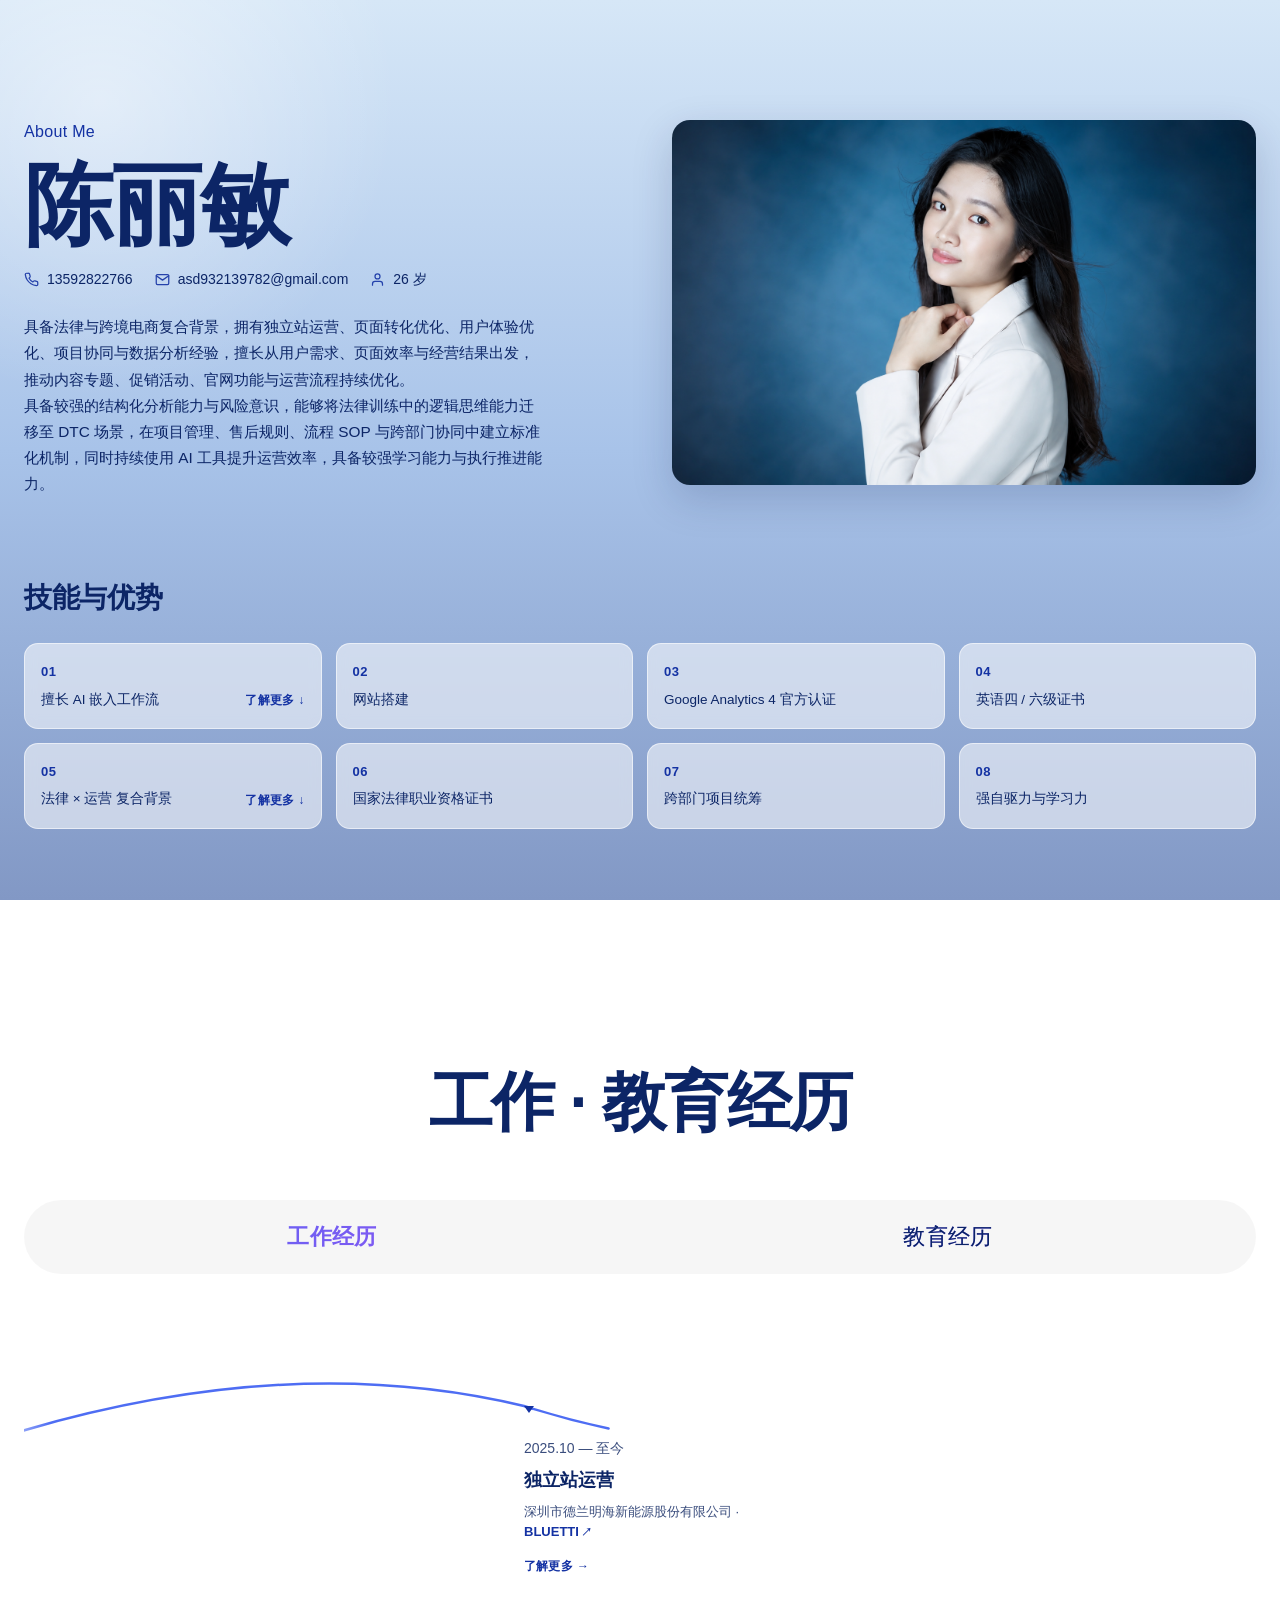
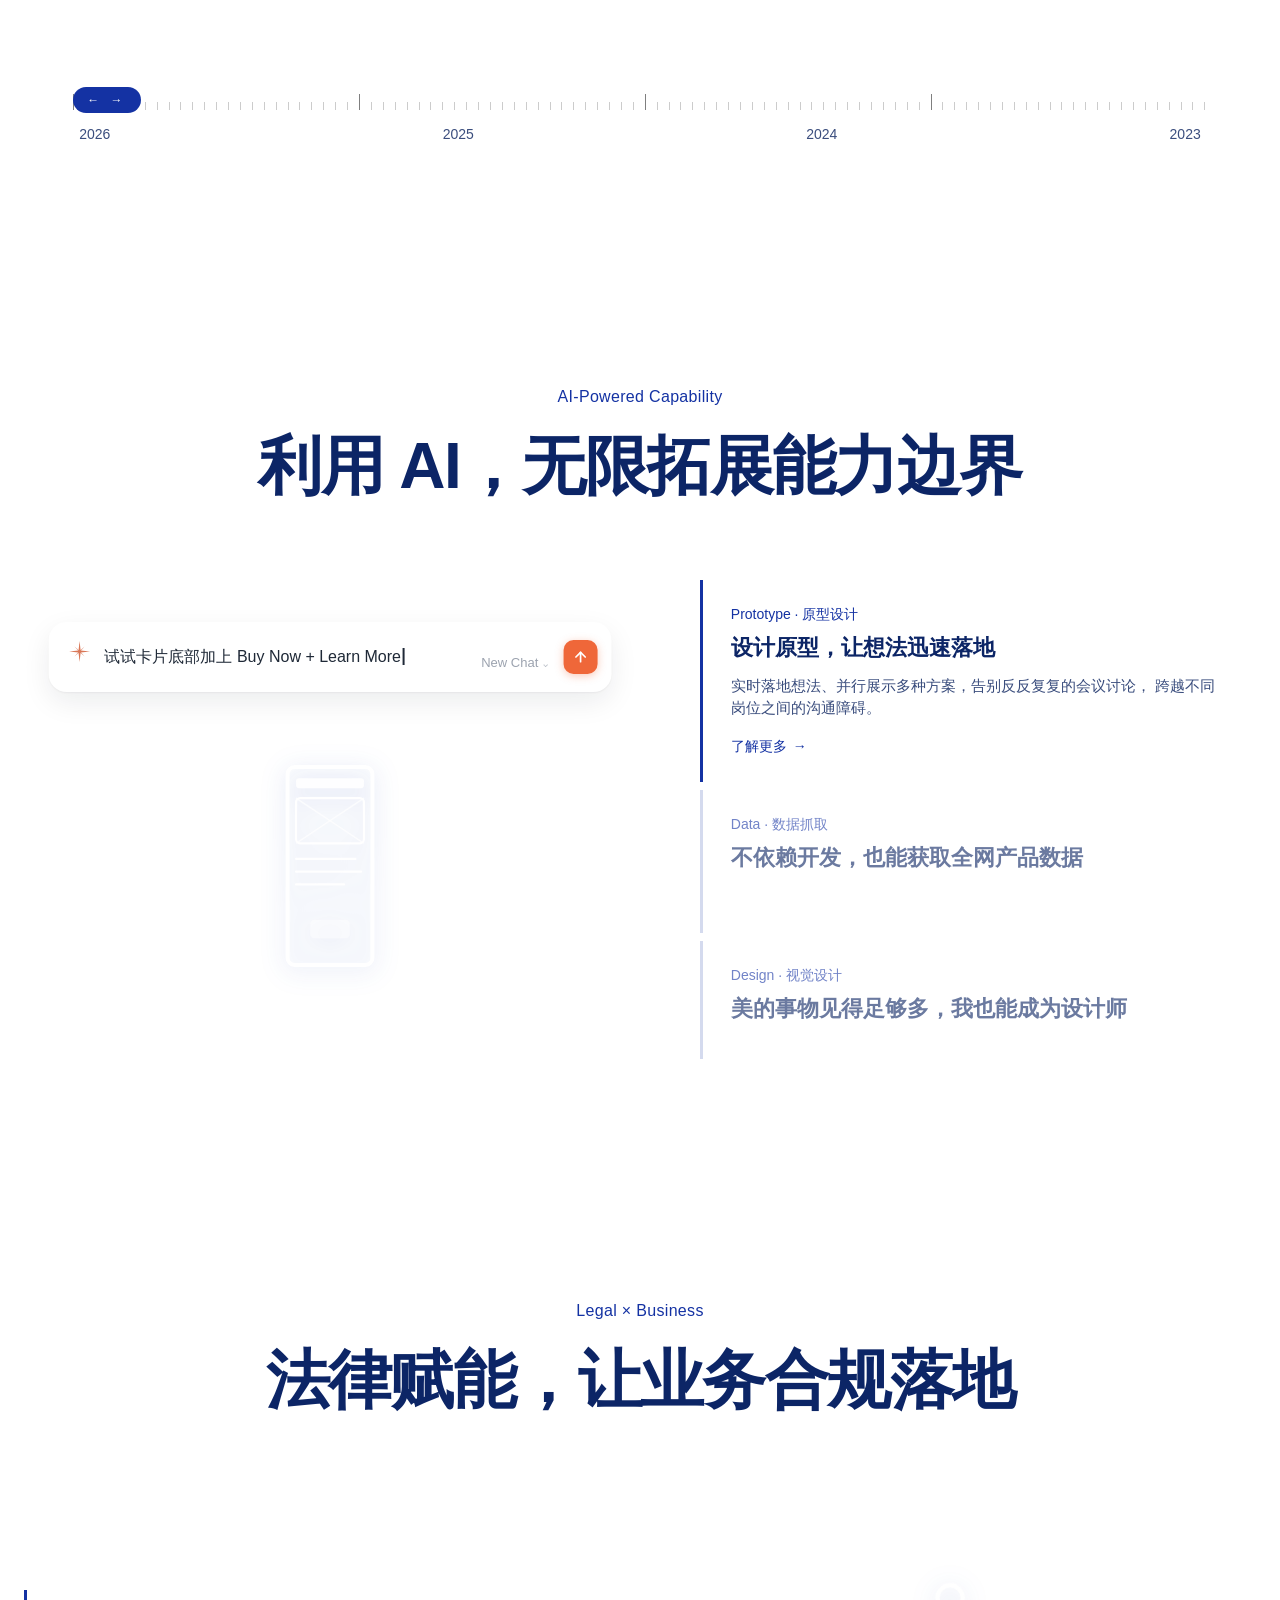
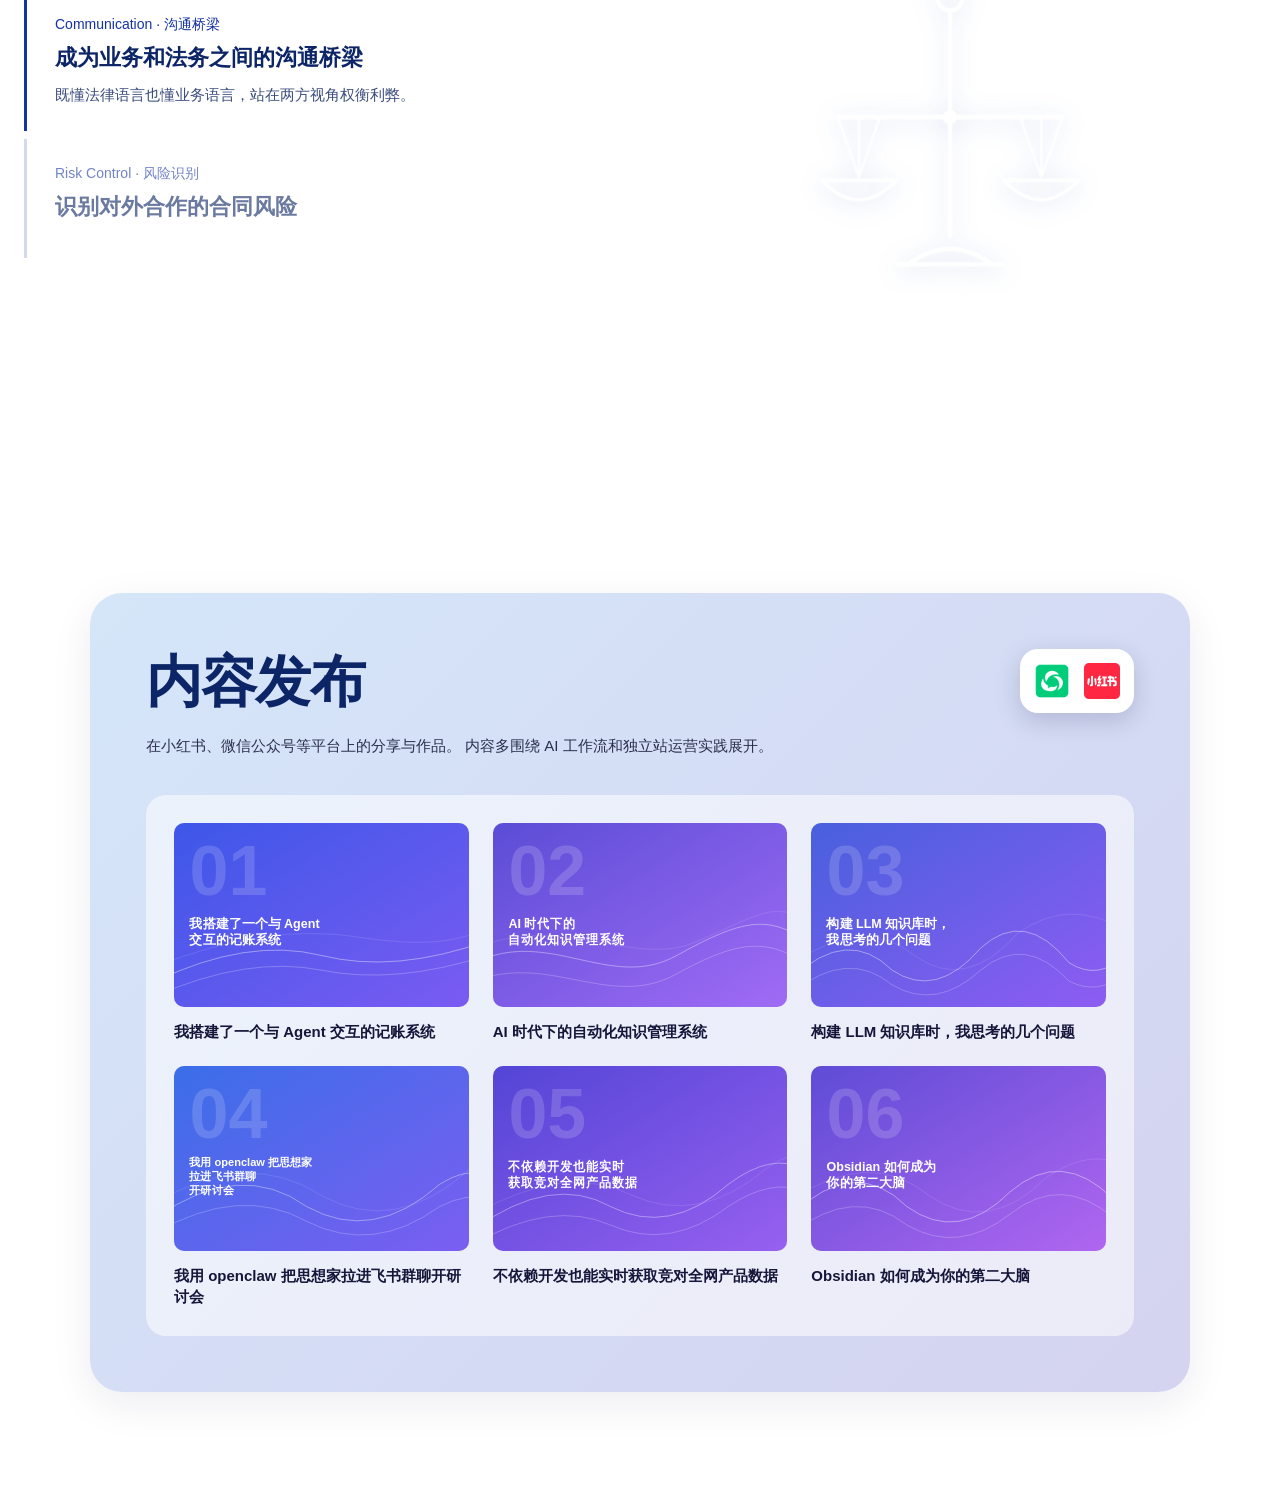
<file: index.html>
<!DOCTYPE html>
<html lang="zh-CN">
<head>
  <meta charset="UTF-8" />
  <meta name="viewport" content="width=device-width, initial-scale=1.0" />
  <title>个人简历</title>
  <link rel="stylesheet" href="styles.css" />
</head>
<body>

  <main>

    <!-- ============ Hero · 自我介绍 ============ -->
    <section class="section section--hero" id="about">
      <div class="section__inner">

        <!-- 上方两栏：左边自我介绍 + 右边横幅图片 + 社交链接 -->
        <div class="hero__top">

          <!-- 左：自我介绍 -->
          <div class="hero__intro">
            <p class="section__eyebrow">About Me</p>
            <h1 class="hero__title">陈丽敏</h1>
            <ul class="hero__contact">
              <li class="hero__contact-item">
                <svg viewBox="0 0 24 24" fill="none" stroke="currentColor" stroke-width="2" stroke-linecap="round" stroke-linejoin="round" aria-hidden="true">
                  <path d="M22 16.92v3a2 2 0 0 1-2.18 2 19.79 19.79 0 0 1-8.63-3.07 19.5 19.5 0 0 1-6-6 19.79 19.79 0 0 1-3.07-8.67A2 2 0 0 1 4.11 2h3a2 2 0 0 1 2 1.72 12.84 12.84 0 0 0 .7 2.81 2 2 0 0 1-.45 2.11L8.09 9.91a16 16 0 0 0 6 6l1.27-1.27a2 2 0 0 1 2.11-.45 12.84 12.84 0 0 0 2.81.7A2 2 0 0 1 22 16.92z"/>
                </svg>
                <a href="tel:13592822766">13592822766</a>
              </li>
              <li class="hero__contact-item">
                <svg viewBox="0 0 24 24" fill="none" stroke="currentColor" stroke-width="2" stroke-linecap="round" stroke-linejoin="round" aria-hidden="true">
                  <path d="M4 4h16c1.1 0 2 .9 2 2v12c0 1.1-.9 2-2 2H4c-1.1 0-2-.9-2-2V6c0-1.1.9-2 2-2z"/>
                  <polyline points="22,6 12,13 2,6"/>
                </svg>
                <a href="mailto:asd932139782@gmail.com">asd932139782@gmail.com</a>
              </li>
              <li class="hero__contact-item">
                <svg viewBox="0 0 24 24" fill="none" stroke="currentColor" stroke-width="2" stroke-linecap="round" stroke-linejoin="round" aria-hidden="true">
                  <path d="M20 21v-2a4 4 0 0 0-4-4H8a4 4 0 0 0-4 4v2"/>
                  <circle cx="12" cy="7" r="4"/>
                </svg>
                <span>26 岁</span>
              </li>
            </ul>

            <p class="hero__lead">
              具备法律与跨境电商复合背景，拥有独立站运营、页面转化优化、用户体验优化、项目协同与数据分析经验，擅长从用户需求、页面效率与经营结果出发，推动内容专题、促销活动、官网功能与运营流程持续优化。
            </p>
            <p class="hero__lead">
              具备较强的结构化分析能力与风险意识，能够将法律训练中的逻辑思维能力迁移至 DTC 场景，在项目管理、售后规则、流程 SOP 与跨部门协同中建立标准化机制，同时持续使用 AI 工具提升运营效率，具备较强学习能力与执行推进能力。
            </p>
          </div>

          <!-- 右：横幅图片 -->
          <div class="hero__visual">
            <div class="hero__banner">
              <img src="images/portrait.png" alt="陈丽敏 职业照" />
            </div>
          </div>

        </div>

        <!-- 下方：技能与优势 -->
        <div class="advantages">
          <h2 class="advantages__title">技能与优势</h2>
          <ol class="advantages__list">
            <li class="advantage advantage--linked">
              <a class="advantage__link" href="#ai-skills">
                <span class="advantage__num">01</span>
                <p class="advantage__text">擅长 AI 嵌入工作流</p>
                <p class="advantage__cta">了解更多 <span aria-hidden="true">↓</span></p>
              </a>
            </li>
            <li class="advantage"><span class="advantage__num">02</span><p class="advantage__text">网站搭建</p></li>
            <li class="advantage"><span class="advantage__num">03</span><p class="advantage__text">Google Analytics 4 官方认证</p></li>
            <li class="advantage"><span class="advantage__num">04</span><p class="advantage__text">英语四 / 六级证书</p></li>
            <li class="advantage advantage--linked">
              <a class="advantage__link" href="#legal-background">
                <span class="advantage__num">05</span>
                <p class="advantage__text">法律 × 运营 复合背景</p>
                <p class="advantage__cta">了解更多 <span aria-hidden="true">↓</span></p>
              </a>
            </li>
            <li class="advantage"><span class="advantage__num">06</span><p class="advantage__text">国家法律职业资格证书</p></li>
            <li class="advantage"><span class="advantage__num">07</span><p class="advantage__text">跨部门项目统筹</p></li>
            <li class="advantage"><span class="advantage__num">08</span><p class="advantage__text">强自驱力与学习力</p></li>
          </ol>
        </div>

      </div>
    </section>

    <!-- ============ 人生履历 · Timeline (Tabs) ============ -->
    <section class="section section--timeline" id="experience">
      <div class="section__inner">

        <header class="timeline__header">
          <h2 class="timeline__title">工作 · 教育经历</h2>
          <nav class="timeline__tabs" role="tablist">
            <button class="tab is-active" data-tab="work"      role="tab" aria-selected="true">工作经历</button>
            <button class="tab"           data-tab="education" role="tab" aria-selected="false">教育经历</button>
          </nav>
        </header>

        <!-- ===== 工作经历 panel ===== -->
        <div class="timeline-panel is-active" data-panel="work">
          <div class="timeline__viewport">
            <div class="timeline__track" style="width: 2400px;">
              <svg class="timeline__curve" viewBox="0 0 2400 340" preserveAspectRatio="none">
                <defs>
                  <linearGradient id="curveFadeWork" x1="0" x2="1" y1="0" y2="0">
                    <stop offset="0"    stop-color="#4e6df3" stop-opacity="0"/>
                    <stop offset="0.03" stop-color="#4e6df3" stop-opacity="1"/>
                    <stop offset="0.97" stop-color="#4e6df3" stop-opacity="1"/>
                    <stop offset="1"    stop-color="#4e6df3" stop-opacity="0"/>
                  </linearGradient>
                </defs>
                <path
                  d="M -50 140 Q 250 40, 500 100 Q 750 180, 1000 100 Q 1300 0, 1600 60 Q 1850 140, 2100 80 Q 2300 40, 2500 80"
                  stroke="url(#curveFadeWork)" stroke-width="2.5" fill="none"
                  stroke-linecap="round"/>
              </svg>

              <div class="event event--clickable" data-modal-target="work-delan" style="left: 500px; top: 100px;">
                <span class="event__marker" aria-hidden="true"></span>
                <p class="event__year">2025.10 — 至今</p>
                <h3 class="event__title">独立站运营</h3>
                <p class="event__company">深圳市德兰明海新能源股份有限公司 ·
                  <a class="event__brand" href="https://bluettipower.co.uk/" target="_blank" rel="noopener">BLUETTI<span aria-hidden="true">↗</span></a>
                </p>
                <p class="event__cta">了解更多 <span aria-hidden="true">→</span></p>
              </div>
              <div class="event event--clickable" data-modal-target="work-weizhongli" style="left: 1300px; top: 40px;">
                <span class="event__marker" aria-hidden="true"></span>
                <p class="event__year">2024.12 — 2025.09</p>
                <h3 class="event__title">独立站运营</h3>
                <p class="event__company">深圳市微重力科技有限公司 ·
                  <a class="event__brand" href="https://www.haloblk.com/" target="_blank" rel="noopener">HALOBLK<span aria-hidden="true">↗</span></a>
                </p>
                <p class="event__cta">了解更多 <span aria-hidden="true">→</span></p>
              </div>
              <div class="event event--clickable" data-modal-target="work-dacheng" style="left: 2000px; top: 98px;">
                <span class="event__marker" aria-hidden="true"></span>
                <p class="event__year">2023.9 — 2024.11</p>
                <h3 class="event__title">律师助理</h3>
                <p class="event__company">北京大成（深圳）律师事务所</p>
                <p class="event__cta">了解更多 <span aria-hidden="true">→</span></p>
              </div>
            </div>
          </div>

          <div class="scrubber">
            <div class="scrubber__track">
              <div class="scrubber__ticks"></div>
              <div class="scrubber__thumb">
                <span aria-hidden="true">← →</span>
              </div>
            </div>
            <div class="scrubber__labels">
              <span>2026</span>
              <span>2025</span>
              <span>2024</span>
              <span>2023</span>
            </div>
          </div>
        </div>

        <!-- ===== 教育经历 panel ===== -->
        <div class="timeline-panel" data-panel="education">
          <div class="timeline__viewport">
            <div class="timeline__track" style="width: 3000px;">
              <svg class="timeline__curve" viewBox="0 0 3000 340" preserveAspectRatio="none">
                <defs>
                  <linearGradient id="curveFadeEdu" x1="0" x2="1" y1="0" y2="0">
                    <stop offset="0"    stop-color="#4e6df3" stop-opacity="0"/>
                    <stop offset="0.03" stop-color="#4e6df3" stop-opacity="1"/>
                    <stop offset="0.97" stop-color="#4e6df3" stop-opacity="1"/>
                    <stop offset="1"    stop-color="#4e6df3" stop-opacity="0"/>
                  </linearGradient>
                </defs>
                <path
                  d="M -50 130 C 150 100, 350 80, 550 110 C 750 150, 950 130, 1100 80 C 1300 30, 1450 30, 1650 70 C 1850 110, 2000 110, 2200 70 C 2400 30, 2600 30, 2800 90 C 2950 130, 3050 120, 3100 110"
                  stroke="url(#curveFadeEdu)" stroke-width="2.5" fill="none"
                  stroke-linecap="round"/>
              </svg>

              <!-- 2019 ① -->
              <div class="event event--compact" style="left: 200px; top: 94px;">
                <span class="event__marker" aria-hidden="true"></span>
                <p class="event__year">2019</p>
                <h3 class="event__title">高考全省 1300 名<br/>考入西南政法大学</h3>
              </div>

              <!-- 2019 ② -->
              <div class="event event--compact" style="left: 540px; top: 102px;">
                <span class="event__marker" aria-hidden="true"></span>
                <p class="event__year">2019</p>
                <h3 class="event__title">院级班级风采大赛一等奖</h3>
              </div>

              <!-- 2020 -->
              <div class="event event--compact" style="left: 880px; top: 119px;">
                <span class="event__marker" aria-hidden="true"></span>
                <p class="event__year">2020</p>
                <h3 class="event__title">校级综合二等奖学金</h3>
              </div>

              <!-- 2021 -->
              <div class="event event--compact" style="left: 1220px; top: 48px;">
                <span class="event__marker" aria-hidden="true"></span>
                <p class="event__year">2021</p>
                <h3 class="event__title">校级综合三等奖学金</h3>
              </div>

              <!-- 2022 ① -->
              <div class="event event--compact" style="left: 1500px; top: 40px;">
                <span class="event__marker" aria-hidden="true"></span>
                <p class="event__year">2022</p>
                <h3 class="event__title">校级综合一等奖学金</h3>
              </div>

              <!-- 2022 ② -->
              <div class="event event--compact" style="left: 1830px; top: 89px;">
                <span class="event__marker" aria-hidden="true"></span>
                <p class="event__year">2022</p>
                <h3 class="event__title">校级法律检索大赛<br/>团体三等奖</h3>
              </div>

              <!-- 2022 ③ -->
              <div class="event event--compact" style="left: 2150px; top: 72px;">
                <span class="event__marker" aria-hidden="true"></span>
                <p class="event__year">2022</p>
                <h3 class="event__title">重庆市青年志愿者<br/>先进个人</h3>
              </div>

              <!-- 2023 ① -->
              <div class="event event--compact" style="left: 2490px; top: 35px;">
                <span class="event__marker" aria-hidden="true"></span>
                <p class="event__year">2023</p>
                <h3 class="event__title">校级优秀学生干部</h3>
              </div>

              <!-- 2023 ② -->
              <div class="event event--compact" style="left: 2790px; top: 80px;">
                <span class="event__marker" aria-hidden="true"></span>
                <p class="event__year">2023</p>
                <h3 class="event__title">取得法律职业资格证书</h3>
              </div>
            </div>
          </div>

          <div class="scrubber">
            <div class="scrubber__track">
              <div class="scrubber__ticks"></div>
              <div class="scrubber__thumb">
                <span aria-hidden="true">← →</span>
              </div>
            </div>
            <div class="scrubber__labels">
              <span>2019</span>
              <span>2020</span>
              <span>2021</span>
              <span>2022</span>
              <span>2023</span>
            </div>
          </div>
        </div>

      </div>
    </section>

    <!-- ============ AI 技能板块 ============ -->
    <section class="section" id="ai-skills">
      <div class="section__inner">

        <header class="section__header">
          <p class="section__eyebrow">AI-Powered Capability</p>
          <h2 class="section__title">利用 AI，无限拓展能力边界</h2>
        </header>

        <div class="section__body">

          <!-- 左侧：媒体区 -->
          <div class="media">
            <div class="media__frame">
              <!-- 第 1 条：原型设计（一变多方案动画） -->
              <div class="media__slide media__slide--prototype is-active" role="img" aria-label="一个想法生成多个原型方案">
                <svg class="wireframe-svg" viewBox="0 0 240 240" xmlns="http://www.w3.org/2000/svg" aria-hidden="true">
                  <!-- 左侧变体（2 列布局） -->
                  <g class="wf-card wf-left">
                    <rect x="90" y="50" width="60" height="140" rx="5" fill="rgba(255,255,255,0.15)" stroke="white" stroke-width="2.5"/>
                    <rect x="96" y="58" width="30" height="6" rx="2" fill="white" opacity="0.85"/>
                    <rect x="96" y="72" width="18" height="18" rx="2" fill="none" stroke="white" stroke-width="1.5"/>
                    <line x1="118" y1="78" x2="142" y2="78" stroke="white" stroke-width="1.5" stroke-linecap="round"/>
                    <line x1="118" y1="86" x2="138" y2="86" stroke="white" stroke-width="1.5" stroke-linecap="round"/>
                    <rect x="96" y="96" width="18" height="18" rx="2" fill="none" stroke="white" stroke-width="1.5"/>
                    <line x1="118" y1="102" x2="142" y2="102" stroke="white" stroke-width="1.5" stroke-linecap="round"/>
                    <line x1="118" y1="110" x2="138" y2="110" stroke="white" stroke-width="1.5" stroke-linecap="round"/>
                    <rect x="96" y="120" width="18" height="18" rx="2" fill="none" stroke="white" stroke-width="1.5"/>
                    <line x1="118" y1="126" x2="142" y2="126" stroke="white" stroke-width="1.5" stroke-linecap="round"/>
                    <line x1="118" y1="134" x2="138" y2="134" stroke="white" stroke-width="1.5" stroke-linecap="round"/>
                    <rect x="98" y="158" width="22" height="11" rx="3" fill="rgba(255,255,255,0.35)"/>
                    <rect x="122" y="158" width="22" height="11" rx="3" fill="rgba(255,255,255,0.35)"/>
                  </g>
                  <!-- 右侧变体（2×3 网格） -->
                  <g class="wf-card wf-right">
                    <rect x="90" y="50" width="60" height="140" rx="5" fill="rgba(255,255,255,0.15)" stroke="white" stroke-width="2.5"/>
                    <rect x="105" y="58" width="30" height="6" rx="2" fill="white" opacity="0.85"/>
                    <rect x="96" y="72"  width="22" height="22" rx="3" fill="none" stroke="white" stroke-width="1.5"/>
                    <rect x="122" y="72" width="22" height="22" rx="3" fill="none" stroke="white" stroke-width="1.5"/>
                    <rect x="96" y="98"  width="22" height="22" rx="3" fill="none" stroke="white" stroke-width="1.5"/>
                    <rect x="122" y="98" width="22" height="22" rx="3" fill="none" stroke="white" stroke-width="1.5"/>
                    <rect x="96" y="124" width="22" height="22" rx="3" fill="none" stroke="white" stroke-width="1.5"/>
                    <rect x="122" y="124" width="22" height="22" rx="3" fill="none" stroke="white" stroke-width="1.5"/>
                    <rect x="98" y="158" width="44" height="11" rx="3" fill="rgba(255,255,255,0.4)"/>
                  </g>
                  <!-- 中央主方案（图 + 文 + 按钮） -->
                  <g class="wf-card wf-center">
                    <rect x="90" y="50" width="60" height="140" rx="5" fill="rgba(255,255,255,0.22)" stroke="white" stroke-width="2.8"/>
                    <rect x="96" y="58" width="48" height="7" rx="2" fill="white" opacity="0.9"/>
                    <rect x="96" y="72" width="48" height="32" rx="3" fill="none" stroke="white" stroke-width="1.5"/>
                    <line x1="96" y1="72" x2="144" y2="104" stroke="white" stroke-width="1" opacity="0.7"/>
                    <line x1="144" y1="72" x2="96"  y2="104" stroke="white" stroke-width="1" opacity="0.7"/>
                    <line x1="96" y1="115" x2="138" y2="115" stroke="white" stroke-width="1.5" stroke-linecap="round"/>
                    <line x1="96" y1="124" x2="142" y2="124" stroke="white" stroke-width="1.5" stroke-linecap="round"/>
                    <line x1="96" y1="133" x2="130" y2="133" stroke="white" stroke-width="1.5" stroke-linecap="round"/>
                    <rect x="106" y="158" width="28" height="13" rx="3" fill="rgba(255,255,255,0.5)"/>
                  </g>
                </svg>
                <div class="ai-prompt">
                  <div class="ai-prompt__icon" aria-hidden="true">
                    <svg viewBox="0 0 32 32" xmlns="http://www.w3.org/2000/svg">
                      <g fill="#D97757">
                        <path d="M16 0 L17.6 14.4 L32 16 L17.6 17.6 L16 32 L14.4 17.6 L0 16 L14.4 14.4 Z"/>
                        <g transform="rotate(45 16 16)" opacity="0.7">
                          <path d="M16 5 L16.8 15.2 L27 16 L16.8 16.8 L16 27 L15.2 16.8 L5 16 L15.2 15.2 Z"/>
                        </g>
                      </g>
                    </svg>
                  </div>
                  <div class="ai-prompt__text">
                    <span class="ai-prompt__typed" data-text="试试卡片底部加上 Buy Now + Learn More"></span><span class="ai-prompt__cursor" aria-hidden="true"></span>
                  </div>
                  <div class="ai-prompt__chat">New Chat <span aria-hidden="true">⌄</span></div>
                  <button class="ai-prompt__send" type="button" aria-label="发送">
                    <svg viewBox="0 0 24 24" fill="none" stroke="currentColor" stroke-width="2.5" stroke-linecap="round" stroke-linejoin="round" aria-hidden="true">
                      <path d="M12 19V5"/>
                      <polyline points="5,12 12,5 19,12"/>
                    </svg>
                  </button>
                </div>
              </div>
              <!-- 第 2 条：数据抓取（爬取动画 + 打字机卡片） -->
              <div class="media__slide media__slide--data">
                <svg class="scrape-svg" viewBox="0 0 320 130" xmlns="http://www.w3.org/2000/svg" aria-hidden="true">
                  <!-- 左：网页 -->
                  <g class="scrape-web">
                    <rect x="14" y="14" width="120" height="100" rx="6" fill="rgba(255,255,255,0.18)" stroke="white" stroke-width="2"/>
                    <circle cx="22" cy="22" r="1.8" fill="white"/>
                    <circle cx="28" cy="22" r="1.8" fill="white"/>
                    <circle cx="34" cy="22" r="1.8" fill="white"/>
                    <line x1="14" y1="30" x2="134" y2="30" stroke="white" stroke-width="1"/>
                    <rect class="prod prod-1" x="24" y="40" width="44" height="28" rx="3" fill="rgba(255,255,255,0.05)" stroke="white" stroke-width="1.5"/>
                    <rect class="prod prod-2" x="78" y="40" width="44" height="28" rx="3" fill="rgba(255,255,255,0.05)" stroke="white" stroke-width="1.5"/>
                    <rect class="prod prod-3" x="24" y="76" width="44" height="28" rx="3" fill="rgba(255,255,255,0.05)" stroke="white" stroke-width="1.5"/>
                    <rect class="prod prod-4" x="78" y="76" width="44" height="28" rx="3" fill="rgba(255,255,255,0.05)" stroke="white" stroke-width="1.5"/>
                  </g>
                  <!-- 中：连接箭头 -->
                  <g class="scrape-arrow">
                    <line x1="144" y1="64" x2="178" y2="64" stroke="white" stroke-width="1.5" stroke-dasharray="4 3"/>
                    <polyline points="173,59 178,64 173,69" fill="none" stroke="white" stroke-width="1.5" stroke-linecap="round" stroke-linejoin="round"/>
                  </g>
                  <!-- 右：Excel 表格 -->
                  <g class="scrape-data">
                    <!-- 外框 -->
                    <rect x="188" y="14" width="118" height="100" rx="4" fill="rgba(255,255,255,0.18)" stroke="white" stroke-width="2"/>
                    <!-- 表头底色（淡填充） -->
                    <rect x="190" y="16" width="114" height="16" rx="2" fill="rgba(255,255,255,0.18)"/>
                    <!-- 表头分隔线 -->
                    <line x1="188" y1="32" x2="306" y2="32" stroke="white" stroke-width="1.2"/>
                    <!-- 列分隔线 -->
                    <line x1="217.5" y1="16" x2="217.5" y2="112" stroke="white" stroke-width="0.7" opacity="0.55"/>
                    <line x1="247"   y1="16" x2="247"   y2="112" stroke="white" stroke-width="0.7" opacity="0.55"/>
                    <line x1="276.5" y1="16" x2="276.5" y2="112" stroke="white" stroke-width="0.7" opacity="0.55"/>
                    <!-- 行分隔线 -->
                    <line x1="190" y1="52" x2="304" y2="52" stroke="white" stroke-width="0.7" opacity="0.45"/>
                    <line x1="190" y1="72" x2="304" y2="72" stroke="white" stroke-width="0.7" opacity="0.45"/>
                    <line x1="190" y1="92" x2="304" y2="92" stroke="white" stroke-width="0.7" opacity="0.45"/>
                    <!-- 表头文字 -->
                    <text x="202.5" y="26" font-size="6.5" font-weight="600" fill="white" text-anchor="middle" font-family="-apple-system, sans-serif">URL</text>
                    <text x="232"   y="26" font-size="6.5" font-weight="600" fill="white" text-anchor="middle" font-family="-apple-system, sans-serif">SKU</text>
                    <text x="261.5" y="26" font-size="6.5" font-weight="600" fill="white" text-anchor="middle" font-family="-apple-system, sans-serif">价格</text>
                    <text x="291"   y="26" font-size="6.5" font-weight="600" fill="white" text-anchor="middle" font-family="-apple-system, sans-serif">ID</text>
                    <!-- 行 1 -->
                    <g class="row row-1">
                      <line x1="194" y1="42" x2="213" y2="42" stroke="white" stroke-width="1.3" stroke-linecap="round"/>
                      <line x1="222" y1="42" x2="243" y2="42" stroke="white" stroke-width="1.3" stroke-linecap="round"/>
                      <line x1="252" y1="42" x2="272" y2="42" stroke="white" stroke-width="1.3" stroke-linecap="round"/>
                      <line x1="281" y1="42" x2="301" y2="42" stroke="white" stroke-width="1.3" stroke-linecap="round"/>
                    </g>
                    <!-- 行 2 -->
                    <g class="row row-2">
                      <line x1="194" y1="62" x2="213" y2="62" stroke="white" stroke-width="1.3" stroke-linecap="round"/>
                      <line x1="222" y1="62" x2="243" y2="62" stroke="white" stroke-width="1.3" stroke-linecap="round"/>
                      <line x1="252" y1="62" x2="272" y2="62" stroke="white" stroke-width="1.3" stroke-linecap="round"/>
                      <line x1="281" y1="62" x2="301" y2="62" stroke="white" stroke-width="1.3" stroke-linecap="round"/>
                    </g>
                    <!-- 行 3 -->
                    <g class="row row-3">
                      <line x1="194" y1="82" x2="213" y2="82" stroke="white" stroke-width="1.3" stroke-linecap="round"/>
                      <line x1="222" y1="82" x2="243" y2="82" stroke="white" stroke-width="1.3" stroke-linecap="round"/>
                      <line x1="252" y1="82" x2="272" y2="82" stroke="white" stroke-width="1.3" stroke-linecap="round"/>
                      <line x1="281" y1="82" x2="301" y2="82" stroke="white" stroke-width="1.3" stroke-linecap="round"/>
                    </g>
                    <!-- 行 4 -->
                    <g class="row row-4">
                      <line x1="194" y1="102" x2="213" y2="102" stroke="white" stroke-width="1.3" stroke-linecap="round"/>
                      <line x1="222" y1="102" x2="243" y2="102" stroke="white" stroke-width="1.3" stroke-linecap="round"/>
                      <line x1="252" y1="102" x2="272" y2="102" stroke="white" stroke-width="1.3" stroke-linecap="round"/>
                      <line x1="281" y1="102" x2="301" y2="102" stroke="white" stroke-width="1.3" stroke-linecap="round"/>
                    </g>
                  </g>
                </svg>
                <div class="ai-prompt">
                  <div class="ai-prompt__icon" aria-hidden="true">
                    <svg viewBox="0 0 32 32" xmlns="http://www.w3.org/2000/svg">
                      <g fill="#D97757">
                        <path d="M16 0 L17.6 14.4 L32 16 L17.6 17.6 L16 32 L14.4 17.6 L0 16 L14.4 14.4 Z"/>
                        <g transform="rotate(45 16 16)" opacity="0.7">
                          <path d="M16 5 L16.8 15.2 L27 16 L16.8 16.8 L16 27 L15.2 16.8 L5 16 L15.2 15.2 Z"/>
                        </g>
                      </g>
                    </svg>
                  </div>
                  <div class="ai-prompt__text">
                    <span class="ai-prompt__typed" data-text="请你在这两个页面后分别加上 /products.json，获取这两个 collection 所有产品的实体 url，实体 ID，实体标题，sku，价格，卖点"></span><span class="ai-prompt__cursor" aria-hidden="true"></span>
                  </div>
                  <div class="ai-prompt__chat">New Chat <span aria-hidden="true">⌄</span></div>
                  <button class="ai-prompt__send" type="button" aria-label="发送">
                    <svg viewBox="0 0 24 24" fill="none" stroke="currentColor" stroke-width="2.5" stroke-linecap="round" stroke-linejoin="round" aria-hidden="true">
                      <path d="M12 19V5"/>
                      <polyline points="5,12 12,5 19,12"/>
                    </svg>
                  </button>
                </div>
              </div>
              <!-- 第 3 条：视觉设计（手写动画） -->
              <div class="media__slide media__slide--handwriting" role="img" aria-label="品牌大事件标题：Impulsando los logros">
                <img src="images/brand-event-title.png" alt="品牌大事件标题：Impulsando los logros" />
                <div class="ai-prompt">
                  <div class="ai-prompt__icon" aria-hidden="true">
                    <svg viewBox="0 0 32 32" xmlns="http://www.w3.org/2000/svg">
                      <g fill="#D97757">
                        <path d="M16 0 L17.6 14.4 L32 16 L17.6 17.6 L16 32 L14.4 17.6 L0 16 L14.4 14.4 Z"/>
                        <g transform="rotate(45 16 16)" opacity="0.7">
                          <path d="M16 5 L16.8 15.2 L27 16 L16.8 16.8 L16 27 L15.2 16.8 L5 16 L15.2 15.2 Z"/>
                        </g>
                      </g>
                    </svg>
                  </div>
                  <div class="ai-prompt__text">
                    <span class="ai-prompt__typed" data-text="用马克笔风生成 Impulsando los logros"></span><span class="ai-prompt__cursor" aria-hidden="true"></span>
                  </div>
                  <div class="ai-prompt__chat">New Chat <span aria-hidden="true">⌄</span></div>
                  <button class="ai-prompt__send" type="button" aria-label="发送">
                    <svg viewBox="0 0 24 24" fill="none" stroke="currentColor" stroke-width="2.5" stroke-linecap="round" stroke-linejoin="round" aria-hidden="true">
                      <path d="M12 19V5"/>
                      <polyline points="5,12 12,5 19,12"/>
                    </svg>
                  </button>
                </div>
              </div>
            </div>
          </div>

          <!-- 右侧：技能列表 -->
          <ol class="skill-list">

            <li class="skill-item is-active" data-index="0">
              <p class="skill-item__eyebrow">Prototype · 原型设计</p>
              <h3 class="skill-item__title">设计原型，让想法迅速落地</h3>
              <p class="skill-item__desc">
                实时落地想法、并行展示多种方案，告别反反复复的会议讨论，
                跨越不同岗位之间的沟通障碍。
              </p>
              <a class="skill-item__cta" href="prototype-narwal.html" target="_blank" rel="noopener">
                了解更多
                <span aria-hidden="true">→</span>
              </a>
            </li>

            <li class="skill-item" data-index="1">
              <p class="skill-item__eyebrow">Data · 数据抓取</p>
              <h3 class="skill-item__title">不依赖开发，也能获取全网产品数据</h3>
              <p class="skill-item__desc">
                把目标站点 URL 交给 coding agent，加上 /products.json 这类公开端点，
                就能获取全网产品数据（URL / SKU / 价格 / 变体 ID 等）。
              </p>
              <a class="skill-item__cta" href="narwal_collection_variants.xlsx" download>
                获取数据
                <span aria-hidden="true">→</span>
              </a>
            </li>

            <li class="skill-item" data-index="2">
              <p class="skill-item__eyebrow">Design · 视觉设计</p>
              <h3 class="skill-item__title">美的事物见得足够多，我也能成为设计师</h3>
              <p class="skill-item__desc">
                用马克笔风"手写"【品牌大事件】页面标题，设计师直接用。
              </p>
            </li>

          </ol>

        </div>

      </div>
    </section>

    <!-- ============ 法律背景板块 ============ -->
    <section class="section section--flip" id="legal-background">
      <div class="section__inner">

        <header class="section__header">
          <p class="section__eyebrow">Legal × Business</p>
          <h2 class="section__title">法律赋能，让业务合规落地</h2>
        </header>

        <div class="section__body">

          <!-- 左侧：技能列表（--flip 模式下出现在左边） -->
          <ol class="skill-list">

            <li class="skill-item is-active" data-index="0">
              <p class="skill-item__eyebrow">Communication · 沟通桥梁</p>
              <h3 class="skill-item__title">成为业务和法务之间的沟通桥梁</h3>
              <p class="skill-item__desc">
                既懂法律语言也懂业务语言，站在两方视角权衡利弊。
              </p>
            </li>

            <li class="skill-item" data-index="1">
              <p class="skill-item__eyebrow">Risk Control · 风险识别</p>
              <h3 class="skill-item__title">识别对外合作的合同风险</h3>
              <p class="skill-item__desc">
                识别合同关键风险点，将风险前置到审查阶段，
                为业务规避潜在损失。
              </p>
            </li>

          </ol>

          <!-- 右侧：媒体区 -->
          <div class="media">
            <div class="media__frame">
              <div class="media__slide media__slide--scale is-active" role="img" aria-label="天平：业务与法务的平衡">
                <svg class="scale-svg" viewBox="0 0 240 240" xmlns="http://www.w3.org/2000/svg" aria-hidden="true">
                  <!-- 静态：顶环 + 立柱 + 底座 -->
                  <g class="scale-static" fill="none" stroke="white" stroke-width="3" stroke-linecap="round" stroke-linejoin="round">
                    <circle cx="120" cy="30" r="9" />
                    <line x1="120" y1="39" x2="120" y2="115" />
                    <line x1="120" y1="115" x2="120" y2="200" />
                    <path d="M 90 220 Q 120 198 150 220" />
                    <line x1="82" y1="220" x2="158" y2="220" />
                    <circle cx="120" cy="115" r="5" fill="white" stroke="none" />
                  </g>
                  <!-- 摆动：横梁 + 链条 + 托盘 -->
                  <g class="scale-beam">
                    <line x1="40" y1="115" x2="200" y2="115" stroke="white" stroke-width="3.5" stroke-linecap="round"/>
                    <line x1="55" y1="115" x2="55" y2="158" stroke="white" stroke-width="1.5"/>
                    <line x1="40" y1="115" x2="55" y2="158" stroke="white" stroke-width="1.5"/>
                    <line x1="70" y1="115" x2="55" y2="158" stroke="white" stroke-width="1.5"/>
                    <path d="M 28 160 Q 55 188 82 160" fill="rgba(255,255,255,0.22)" stroke="white" stroke-width="2.5" stroke-linejoin="round"/>
                    <line x1="28" y1="160" x2="82" y2="160" stroke="white" stroke-width="2.5" stroke-linecap="round"/>
                    <line x1="185" y1="115" x2="185" y2="158" stroke="white" stroke-width="1.5"/>
                    <line x1="170" y1="115" x2="185" y2="158" stroke="white" stroke-width="1.5"/>
                    <line x1="200" y1="115" x2="185" y2="158" stroke="white" stroke-width="1.5"/>
                    <path d="M 158 160 Q 185 188 212 160" fill="rgba(255,255,255,0.22)" stroke="white" stroke-width="2.5" stroke-linejoin="round"/>
                    <line x1="158" y1="160" x2="212" y2="160" stroke="white" stroke-width="2.5" stroke-linecap="round"/>
                  </g>
                </svg>
              </div>
              <div class="media__slide media__slide--magnifier" role="img" aria-label="放大镜审阅合同：识别风险">
                <svg class="magnifier-svg" viewBox="0 0 240 240" xmlns="http://www.w3.org/2000/svg" aria-hidden="true">
                  <!-- 合同纸张 -->
                  <g class="contract">
                    <rect x="40" y="48" width="140" height="170" rx="5" fill="rgba(255,255,255,0.18)" stroke="white" stroke-width="2.5"/>
                    <!-- 标题 -->
                    <line x1="58" y1="68" x2="118" y2="68" stroke="white" stroke-width="3.5" stroke-linecap="round"/>
                    <!-- 正文行 -->
                    <line x1="58" y1="88"  x2="162" y2="88"  stroke="white" stroke-width="1.5" stroke-linecap="round"/>
                    <line x1="58" y1="102" x2="162" y2="102" stroke="white" stroke-width="1.5" stroke-linecap="round"/>
                    <line x1="58" y1="116" x2="148" y2="116" stroke="white" stroke-width="1.5" stroke-linecap="round"/>
                    <line x1="58" y1="130" x2="162" y2="130" stroke="white" stroke-width="1.5" stroke-linecap="round"/>
                    <line x1="58" y1="144" x2="138" y2="144" stroke="white" stroke-width="1.5" stroke-linecap="round"/>
                    <line x1="58" y1="158" x2="162" y2="158" stroke="white" stroke-width="1.5" stroke-linecap="round"/>
                    <line x1="58" y1="172" x2="125" y2="172" stroke="white" stroke-width="1.5" stroke-linecap="round"/>
                    <!-- 签名横线 -->
                    <line x1="100" y1="200" x2="162" y2="200" stroke="white" stroke-width="1.5" stroke-linecap="round"/>
                  </g>
                  <!-- 放大镜（手柄 45° 朝右下） -->
                  <g class="magnifier">
                    <circle cx="0" cy="0" r="22" fill="rgba(255,255,255,0.12)" stroke="white" stroke-width="3"/>
                    <line x1="15.5" y1="15.5" x2="34" y2="34" stroke="white" stroke-width="5" stroke-linecap="round"/>
                  </g>
                </svg>
              </div>
            </div>
          </div>

        </div>

      </div>
    </section>

    <!-- ============ 内容发布 · Publications ============ -->
    <section class="section section--publications" id="publications">
      <div class="section__inner">

        <div class="pub-card-wrapper">
          <header class="pub-header">
            <div class="pub-header__top">
              <h2 class="pub-heading">内容发布</h2>
              <div class="pub-header__social">
                <a class="social-link" href="https://mp.weixin.qq.com/s/_LVdBcUrP8o0_qHGPU4FmA" target="_blank" rel="noopener" aria-label="微信公众号" title="微信公众号">
                  <img src="social-logos/icon.png" alt="微信公众号" />
                </a>
                <a class="social-link" href="https://xhslink.com/m/Fbdhjx9bKQ" target="_blank" rel="noopener" aria-label="小红书" title="小红书">
                  <img src="social-logos/XiaohongshuLOGO.png" alt="小红书" />
                </a>
              </div>
            </div>
            <p class="pub-desc">
              在小红书、微信公众号等平台上的分享与作品。
              内容多围绕 AI 工作流和独立站运营实践展开。
            </p>
          </header>

          <div class="pub-inner">
            <div class="pub-grid">

              <a class="pub-card" href="https://mp.weixin.qq.com/s/kgdqpHejiJ3SnP_NLnihwg" target="_blank" rel="noopener">
                <div class="pub-card__thumb"><img src="images/pub-1.svg" alt=""></div>
                <h3 class="pub-card__title">我搭建了一个与 Agent 交互的记账系统</h3>
              </a>

              <a class="pub-card" href="https://mp.weixin.qq.com/s/SqsszfLogimgYXX8ppZH6A" target="_blank" rel="noopener">
                <div class="pub-card__thumb"><img src="images/pub-2.svg" alt=""></div>
                <h3 class="pub-card__title">AI 时代下的自动化知识管理系统</h3>
              </a>

              <a class="pub-card" href="https://mp.weixin.qq.com/s/EOlPmR_n3g3MiFsgiZXp_g" target="_blank" rel="noopener">
                <div class="pub-card__thumb"><img src="images/pub-3.svg" alt=""></div>
                <h3 class="pub-card__title">构建 LLM 知识库时，我思考的几个问题</h3>
              </a>

              <a class="pub-card" href="https://mp.weixin.qq.com/s/4JE-SSrX2Y4W8vZ2A7LHEA" target="_blank" rel="noopener">
                <div class="pub-card__thumb"><img src="images/pub-4.svg" alt=""></div>
                <h3 class="pub-card__title">我用 openclaw 把思想家拉进飞书群聊开研讨会</h3>
              </a>

              <a class="pub-card" href="https://mp.weixin.qq.com/s/_LVdBcUrP8o0_qHGPU4FmA" target="_blank" rel="noopener">
                <div class="pub-card__thumb"><img src="images/pub-5.svg" alt=""></div>
                <h3 class="pub-card__title">不依赖开发也能实时获取竞对全网产品数据</h3>
              </a>

              <a class="pub-card" href="https://mp.weixin.qq.com/s/HHzvaUsN3Tnw57gJELrQhw" target="_blank" rel="noopener">
                <div class="pub-card__thumb"><img src="images/pub-6.svg" alt=""></div>
                <h3 class="pub-card__title">Obsidian 如何成为你的第二大脑</h3>
              </a>

            </div>
          </div>
        </div>

      </div>
    </section>

  </main>

  <!-- ============ 工作经历详情弹窗 ============ -->
  <div class="modal-overlay" data-modal-id="work-dacheng" aria-hidden="true">
    <div class="modal" role="dialog" aria-modal="true" aria-labelledby="modal-dacheng-title">
      <button class="modal__close" aria-label="关闭">×</button>
      <p class="modal__year">2023.9 — 2024.11</p>
      <h3 class="modal__title" id="modal-dacheng-title">律师助理</h3>
      <p class="modal__company">北京大成（深圳）律师事务所</p>

      <div class="modal__sections">
        <section>
          <h4>核心项目成果</h4>
          <ol class="modal__list">
            <li>搭建合同审查 SOP 流程，统一审核标准与文档模板，<strong>团队合同审核效率提升 30%</strong>。</li>
            <li>参与名誉侵权纠纷案件的资料整理与证据分析，<strong>完成 120+ 份证据材料梳理与逻辑校验</strong>，检索法律案例，为案件胜诉提供核心支撑。</li>
            <li>搭建投标管理流程与资料归档体系，优化多部门文件协同机制，<strong>投标文件准备效率提升 40%</strong>。</li>
          </ol>
        </section>

        <section>
          <h4>能力沉淀与迁移</h4>
          <p>沉淀的流程治理与风险识别能力，成功迁移至后续跨境电商运营中的规则制定、SOP 搭建与跨部门协同场景。</p>
        </section>
      </div>
    </div>
  </div>

  <!-- 微重力 / 独立站运营弹窗 -->
  <div class="modal-overlay" data-modal-id="work-weizhongli" aria-hidden="true">
    <div class="modal modal--wide" role="dialog" aria-modal="true" aria-labelledby="modal-weizhongli-title">
      <button class="modal__close" aria-label="关闭">×</button>
      <p class="modal__year">2024.12 — 2025.09</p>
      <h3 class="modal__title" id="modal-weizhongli-title">独立站运营</h3>
      <p class="modal__company">深圳市微重力科技有限公司 ·
        <a class="modal__brand" href="https://www.haloblk.com/" target="_blank" rel="noopener">HALOBLK<span aria-hidden="true">↗</span></a>
      </p>

      <!-- 角色 Tab -->
      <div class="modal__role-tabs">
        <button class="modal-tab is-active" data-role-target="ops">独立站运营</button>
        <button class="modal-tab" data-role-target="logistics">物流</button>
        <button class="modal-tab" data-role-target="service">客服</button>
      </div>

      <!-- 运营 -->
      <div class="modal__role-panel is-active" data-role-panel="ops">
        <section>
          <h5>日常运营</h5>
          <ol class="modal__list">
            <li><strong>订单管理：</strong>根据客户需求取消、创建订单，协助处理客服问题，物流发货。</li>
            <li><strong>产品管理：</strong>维护产品价格、SKU、产品 tag 标签、元字段、库存管理。</li>
            <li><strong>页面管理：</strong>配置和更新产品购买页、产品系列页。</li>
            <li><strong>SEO 优化：</strong>使用 ChatGPT 的 Webpilot 插件，分析 253 个产品页、44 个产品系列页，完成元标题与元描述。</li>
            <li><strong>用户运营：</strong>在 Klaviyo 中完成「浏览 / 加购 / 弃购 / 弃单」四大自动邮件流程的规则设定与排版，配置 EDM。</li>
          </ol>
        </section>
        <section>
          <h5>物流体验优化与售后政策制定</h5>
          <ol class="modal__list">
            <li><strong>保险理赔流程：</strong>在官网新增保险理赔窗口，明确理赔事由（包裹丢失、损坏、延迟送达），将流程并入退换货与保修政策。</li>
            <li><strong>退换货与保修政策：</strong>基于客服与物流岗位经验，协助制定并优化退换货、保修及保险政策，明确适用范围与售后流程，提升客户满意度与执行标准化。</li>
            <li><strong>物流通知自动化：</strong>更新物流状态邮件模板，实现揽收、发货、派送、异常等节点的自动化邮件推送。</li>
            <li><strong>物流轨迹可视化：</strong>升级官网物流轨迹查询页，支持客户实时跟踪订单动态，有效减少售后咨询量。</li>
          </ol>
        </section>
      </div>

      <!-- 物流 -->
      <div class="modal__role-panel" data-role-panel="logistics">
        <section>
          <h5>完善发货流程</h5>
          <ol class="modal__list">
            <li><strong>建立发货 SOP：</strong>把零散经验整理为标准化流程并配套操作视频，保证不同人操作结果一致、降低出错率，新员工培训周期缩短 50%。</li>
            <li><strong>整合物流系统：</strong>熟练操作 ERP 与 SaaS 系统，对接海外仓 SaaS 与领星 ERP 的 API，整合不同物流渠道到统一平台，两个月处理近 1200 个订单的发货量。</li>
            <li><strong>同步物流状态：</strong>推动物流商运单号与 Shopify 后台自动同步，减少售后咨询邮件量，客户可实时追踪物流，提升满意度。</li>
          </ol>
        </section>
        <section>
          <h5>搭建货物出入库管理系统</h5>
          <p>基于飞书多维表格设计并搭建仓库管理系统，整合发货与退货数据，实现库存实时更新与运费成本统计；建立退货标签上传 / 下载模块，以 PDF 格式统一存放避免丢失，提升售后处理效率与信息可追溯性。</p>
        </section>
        <section>
          <h5>订单发货管理</h5>
          <p>根据客户地区与产品信息进行订单分析，合理匹配仓库与物流方式。</p>
          <ol class="modal__list">
            <li><strong>仓库选择：</strong>高销量产品优先布局海外仓，缩短美国订单配送时效并降低运费；低销量或冷门 SKU 选择本地仓发货，避免海外仓库存积压。</li>
            <li><strong>物流选择：</strong>海外仓采用 UPS / FedEx 等稳定渠道；本地仓通过运价试算，综合比较价格、时效与理赔方案，确保最优运输方案。在保障客户体验的前提下控制物流成本并提升发货效率。</li>
          </ol>
        </section>
        <section>
          <h5>保障发货过程正常运转</h5>
          <p>负责在物流公司平台预约揽收，确保每日订单按时交付并进入运输环节。监控各物流平台资金账户，提前申请补充资金并上传支付凭证，保证物流环节不中断，确保订单履约及时性与稳定性。</p>
        </section>
      </div>

      <!-- 客服 -->
      <div class="modal__role-panel" data-role-panel="service">
        <section>
          <h5>智能化处理客户邮件</h5>
          <p>利用大语言模型（GPT）实现高效邮件回复，通过记忆功能调用历史邮件内容，确保与独立站产品精准匹配，<strong>邮件回复准确率达 98%</strong>；最高可处理 <strong>100+ 封 / 天</strong> 邮件，在保证快速响应的同时显著降低人工工作量，优化客户体验。</p>
        </section>
        <section>
          <h5>售后服务流程优化与 SOP 搭建</h5>
          <p>对物流状态更新、产品质量等常见售前 / 售后场景制定标准化处理流程，并配套邮件回复模板，减少内部反复沟通成本；借助邮件模板快速生成回复；缩短新人客服培训周期，提高客服回复邮件准确率。</p>
        </section>
      </div>

    </div>
  </div>

  <!-- 德兰明海 / 独立站运营弹窗 -->
  <div class="modal-overlay" data-modal-id="work-delan" aria-hidden="true">
    <div class="modal modal--wide" role="dialog" aria-modal="true" aria-labelledby="modal-delan-title">
      <button class="modal__close" aria-label="关闭">×</button>
      <p class="modal__year">2025.10 — 至今</p>
      <h3 class="modal__title" id="modal-delan-title">独立站运营</h3>
      <p class="modal__company">深圳市德兰明海新能源股份有限公司 ·
        <a class="modal__brand" href="https://bluettipower.co.uk/" target="_blank" rel="noopener">BLUETTI<span aria-hidden="true">↗</span></a>
        <span class="modal__tag">新能源 / 跨境电商</span>
      </p>

      <div class="modal__sections">
        <p class="modal__overview">负责品牌 DTC 独立站全链路运营，覆盖页面策划、功能迭代、活动运营、数据分析与日常运维，支撑欧洲、北美等多区域站点的业务增长。</p>

        <section>
          <h4>页面运营与活动策划</h4>
          <ol class="modal__list">
            <li>主导欧盟站地球日促销专题全流程策划，通过 Semrush + AI 完成用户需求调研，拆解 Anker、Jackery 等竞品活动逻辑，设计页面结构与满减、赠品组合玩法，<strong>页面加购率达 3.59%，累计加购 918 单</strong>。</li>
            <li>策划家庭备电场景教育专题，围绕停电应急、户外供电等核心场景输出内容体系，匹配对应产品矩阵，<strong>用户页面平均停留时长提升至 3 分 43 秒，场景认知转化率提升 21%</strong>。</li>
          </ol>
        </section>

        <section>
          <h4>官网功能与用户体验优化</h4>
          <ol class="modal__list">
            <li>主导促销页产品卡片组件迭代，新增「一句话卖点」模块，升级产品对比表功能，帮助用户快速完成多 SKU 决策，<strong>促销页整体转化率提升 12%</strong>。</li>
            <li>重构导航栏信息架构，优化产品系列页筛选与 FAQ 模块，升级首页场景 hover 交互效果，<strong>核心入口点击率提升 18%</strong>，缩短用户决策路径。</li>
            <li>搭建导航栏重定向机制与停产页面变体 ID 自动抓图规则，减少 SEO 权重分散问题，<strong>页面人工配置时间缩短 30–60 分钟，图片错配率降至 0</strong>。</li>
          </ol>
        </section>

        <section>
          <h4>AI 提效与项目协同</h4>
          <ol class="modal__list">
            <li>基于 AI 工具搭建项目管理系统，跟进需求节点并识别延期风险，协同设计、开发、运营团队<strong>完成 11 个功能迭代项目，平均上线周期缩短 15%</strong>。</li>
            <li>使用 AI 快速生成网页可交互原型与 PRD 文档，降低跨部门因认知差异而带来的沟通成本，<strong>需求返工率下降 50%</strong>。</li>
            <li>搭建多站点 AI 自动化验收流程，批量校验页面文案、组件配置与本地化内容，<strong>确保多市场上线后文案错误率降至 0</strong>。</li>
          </ol>
        </section>

        <section>
          <h4>数据分析与日常运营</h4>
          <ol class="modal__list">
            <li>通过 Ptengine 与 GA4 持续监控页面核心数据，基于 A/B 测试验证优化方案，<strong>累计完成 11 个页面功能迭代</strong>。</li>
            <li>建立 AI 全站巡检机制，监控价格、库存、链接状态，维护产品 SKU 与促销体系，<strong>连续 3 个月实现 0 超卖事故</strong>。</li>
            <li>跟进用户评价与反馈，推动差评问题闭环，<strong>累计完成 11 项功能优化迭代，用户满意度提升 16%</strong>。</li>
          </ol>
        </section>
      </div>
    </div>
  </div>

  <script>
    // ===== 技能板块：点击高亮 + 切换媒体 =====
    document.querySelectorAll('.section').forEach((section) => {
      const skills = section.querySelectorAll('.skill-item');
      const slides = section.querySelectorAll('.media__slide');
      if (!skills.length || !slides.length) return;

      skills.forEach((el) => {
        el.addEventListener('click', () => {
          const idx = Number(el.dataset.index);
          skills.forEach((s) => s.classList.remove('is-active'));
          slides.forEach((s) => s.classList.remove('is-active'));
          el.classList.add('is-active');
          slides[idx]?.classList.add('is-active');
        });
      });
    });

    // ===== ai-prompt 打字机动画（支持多个 slide 实例） =====
    (function initTypewriters() {
      const targets = document.querySelectorAll('.ai-prompt__typed');
      if (!targets.length) return;

      targets.forEach((target) => {
        const slide = target.closest('.media__slide');
        if (!slide) return;
        const text = target.dataset.text || '';

        let intervalId = null;
        let timeoutId = null;

        function stop() {
          if (intervalId) { clearInterval(intervalId); intervalId = null; }
          if (timeoutId)  { clearTimeout(timeoutId);  timeoutId  = null; }
        }

        function start() {
          stop();
          let i = 0;
          target.textContent = '';
          intervalId = setInterval(() => {
            i++;
            target.textContent = text.slice(0, i);
            if (i >= text.length) {
              clearInterval(intervalId);
              intervalId = null;
              timeoutId = setTimeout(() => {
                if (slide.classList.contains('is-active')) start();
              }, 3500);
            }
          }, 55);
        }

        new MutationObserver(() => {
          if (slide.classList.contains('is-active')) start();
          else { stop(); target.textContent = ''; }
        }).observe(slide, { attributes: true, attributeFilter: ['class'] });

        if (slide.classList.contains('is-active')) start();
      });
    })();

    // ===== 工作详情弹窗 =====
    (function initModals() {
      const overlays = document.querySelectorAll('.modal-overlay');
      const triggers = document.querySelectorAll('[data-modal-target]');

      function openModal(id) {
        const overlay = document.querySelector(`.modal-overlay[data-modal-id="${id}"]`);
        if (!overlay) return;
        overlay.classList.add('is-open');
        overlay.setAttribute('aria-hidden', 'false');
        document.body.style.overflow = 'hidden';
      }
      function closeModal(overlay) {
        overlay.classList.remove('is-open');
        overlay.setAttribute('aria-hidden', 'true');
        document.body.style.overflow = '';
      }

      triggers.forEach((trigger) => {
        trigger.addEventListener('click', (e) => {
          // 点到内部链接（如品牌链接）→ 走链接默认行为，不打开弹窗
          if (e.target.closest('a')) return;
          e.preventDefault();
          openModal(trigger.dataset.modalTarget);
        });
      });

      overlays.forEach((overlay) => {
        overlay.addEventListener('click', (e) => {
          if (e.target === overlay) closeModal(overlay);
        });
        overlay.querySelectorAll('.modal__close').forEach((btn) => {
          btn.addEventListener('click', () => closeModal(overlay));
        });
      });

      document.addEventListener('keydown', (e) => {
        if (e.key !== 'Escape') return;
        document.querySelectorAll('.modal-overlay.is-open').forEach(closeModal);
      });

      // 弹窗内部的「角色」tab 切换（运营 / 物流 / 客服）
      document.querySelectorAll('.modal__role-tabs').forEach((tabs) => {
        const modal = tabs.closest('.modal');
        if (!modal) return;
        tabs.querySelectorAll('.modal-tab').forEach((tab) => {
          tab.addEventListener('click', () => {
            const target = tab.dataset.roleTarget;
            tabs.querySelectorAll('.modal-tab').forEach((t) => {
              t.classList.toggle('is-active', t === tab);
            });
            modal.querySelectorAll('.modal__role-panel').forEach((p) => {
              p.classList.toggle('is-active', p.dataset.rolePanel === target);
            });
            // 切换 tab 后回到顶部，避免长面板留在底部
            modal.scrollTop = 0;
          });
        });
      });
    })();

    // ===== Timeline · Tab 切换 + 每个 panel 独立的滚动 =====
    (function initTimeline() {
      // 1. Tab 切换
      const tabs = document.querySelectorAll('.timeline__tabs .tab');
      const panels = document.querySelectorAll('.timeline-panel');
      tabs.forEach((tab) => {
        tab.addEventListener('click', () => {
          const target = tab.dataset.tab;
          const current = document.querySelector('.timeline-panel.is-active');
          const next    = document.querySelector(`.timeline-panel[data-panel="${target}"]`);
          if (!next || current === next) return;

          tabs.forEach((t) => {
            const active = t === tab;
            t.classList.toggle('is-active', active);
            t.setAttribute('aria-selected', active);
          });

          // 旧 panel 淡出，再切到新 panel 淡入
          if (current) {
            current.classList.add('is-leaving');
            setTimeout(() => {
              current.classList.remove('is-active', 'is-leaving');
              next.classList.add('is-active');
              // 强制重排，让淡入动画从头播放
              void next.offsetWidth;
              requestAnimationFrame(() => {
                if (next.__relayout) next.__relayout();
              });
            }, 200);
          } else {
            next.classList.add('is-active');
          }
        });
      });

      // 2. 每个 panel 独立的 timeline 滚动
      panels.forEach((panel) => {
        const ticksEl  = panel.querySelector('.scrubber__ticks');
        const track    = panel.querySelector('.timeline__track');
        const viewport = panel.querySelector('.timeline__viewport');
        const thumb    = panel.querySelector('.scrubber__thumb');
        const scrTrack = panel.querySelector('.scrubber__track');
        if (!ticksEl || !track || !viewport || !thumb || !scrTrack) return;

        // 刻度
        for (let i = 0; i < 96; i++) {
          const t = document.createElement('span');
          t.className = 'scrubber__tick' + (i % 24 === 0 ? ' scrubber__tick--major' : '');
          ticksEl.appendChild(t);
        }

        // 曲线 "画" 效果：用 stroke-dasharray + stroke-dashoffset
        const pathEl = panel.querySelector('.timeline__curve path');
        let pathLength = 0;
        if (pathEl) {
          pathLength = pathEl.getTotalLength();
          pathEl.style.strokeDasharray = pathLength;
          pathEl.style.strokeDashoffset = pathLength * 0.75; // 默认显示 25%
        }

        let currentLeft = 0;
        let isDragging = false;
        let dragStartX = 0;
        let dragStartLeft = 0;

        const getMaxThumbLeft     = () => Math.max(0, scrTrack.offsetWidth - thumb.offsetWidth);
        const getMaxTrackTranslate= () => Math.max(0, track.offsetWidth - viewport.offsetWidth);

        function setThumbLeft(left, smooth) {
          const maxLeft = getMaxThumbLeft();
          const clamped = Math.max(0, Math.min(left, maxLeft));
          const fraction = maxLeft > 0 ? clamped / maxLeft : 0;
          thumb.style.left = clamped + 'px';
          track.classList.toggle('is-dragging', !smooth);
          track.style.transform = `translateX(${-fraction * getMaxTrackTranslate()}px)`;
          currentLeft = clamped;

          // 滑块越往右，画出的曲线越长（0.25 → 1.0）
          if (pathEl && pathLength) {
            const scrollable = getMaxTrackTranslate() > 0;
            const drawn = scrollable ? 0.25 + 0.75 * fraction : 1;
            pathEl.style.strokeDashoffset = pathLength * (1 - drawn);
          }
        }

        thumb.addEventListener('pointerdown', (e) => {
          isDragging = true;
          dragStartX = e.clientX;
          dragStartLeft = currentLeft;
          try { thumb.setPointerCapture(e.pointerId); } catch (_) {}
          e.preventDefault();
        });
        thumb.addEventListener('pointermove', (e) => {
          if (!isDragging) return;
          setThumbLeft(dragStartLeft + (e.clientX - dragStartX), false);
        });
        const endDrag = () => { isDragging = false; };
        thumb.addEventListener('pointerup', endDrag);
        thumb.addEventListener('pointercancel', endDrag);

        scrTrack.addEventListener('click', (e) => {
          if (e.target === thumb || thumb.contains(e.target)) return;
          const rect = scrTrack.getBoundingClientRect();
          setThumbLeft(e.clientX - rect.left - thumb.offsetWidth / 2, true);
        });

        viewport.addEventListener('wheel', (e) => {
          // 横向触控板手势 → 不拦截
          if (Math.abs(e.deltaX) > Math.abs(e.deltaY)) return;

          const maxLeft = getMaxThumbLeft();
          if (maxLeft <= 0) return; // 不可滚动 → 让页面接管

          const delta = e.deltaY;
          const atStart = currentLeft <= 0.5;
          const atEnd   = currentLeft >= maxLeft - 0.5;

          // 已到端点且继续往该方向滚动 → 把滚轮交还页面（不再卡着）
          if ((delta > 0 && atEnd) || (delta < 0 && atStart)) return;

          e.preventDefault();
          setThumbLeft(currentLeft + delta * 0.4, false);
        }, { passive: false });

        window.addEventListener('resize', () => setThumbLeft(currentLeft, false));
        // 暴露重算入口，给 tab 切换调用
        panel.__relayout = () => setThumbLeft(currentLeft, false);
        setThumbLeft(0, false);
      });
    })();

    // ===== 像素场景（树 + 小女孩 + Claude 宠物 + 微光） =====
    (function initPixelScene() {
      const svgNS = 'http://www.w3.org/2000/svg';

      // --- 工具：往 group 里 append 一组矩形 ---
      function addRect(parent, x, y, w, h, fill) {
        const r = document.createElementNS(svgNS, 'rect');
        r.setAttribute('x', x);
        r.setAttribute('y', y);
        r.setAttribute('width', w);
        r.setAttribute('height', h);
        r.setAttribute('fill', fill);
        parent.appendChild(r);
        return r;
      }
      // 根据字符网格批量画像素
      function paintGrid(parent, grid, cell, offX, offY, palette) {
        for (let row = 0; row < grid.length; row++) {
          const line = grid[row];
          for (let col = 0; col < line.length; col++) {
            const ch = line[col];
            if (ch === '.' || ch === ' ') continue;
            const fill = palette[ch];
            if (!fill) continue;
            addRect(parent, offX + col * cell, offY + row * cell, cell, cell, fill);
          }
        }
      }

      // ============ 1. 树（程序生成的椭圆像素树冠 + 树干） ============
      (function buildTree() {
        const layer = document.getElementById('treeLayer');
        if (!layer) return;

        const CELL = 8;
        const COLS = 22, ROWS = 17;
        const CX = 10.5, CY = 7.5;
        const RX = 11, RY = 8;
        const OFF_X = 56, OFF_Y = 32;

        // 树冠
        for (let y = 0; y < ROWS; y++) {
          for (let x = 0; x < COLS; x++) {
            const nx = (x - CX) / RX;
            const ny = (y - CY) / RY;
            const d = nx * nx + ny * ny;
            if (d > 1.0) continue;
            // 伪随机噪声（基于位置）让色块自然
            const seed = ((x * 73 + y * 131) ^ (x + y * 17)) & 0xff;
            const noise = seed / 255;

            let fill;
            if (d > 0.78)       fill = noise < 0.5 ? '#4F7A5E' : '#5F8C6C';   // 外圈深绿
            else if (d > 0.42)  fill = noise < 0.6 ? '#7DA982' : '#92BE93';   // 中绿
            else                fill = noise < 0.55 ? '#A4C9A6' : '#BFD9B6';  // 内圈浅绿
            // 偶尔一颗亮点
            if (noise > 0.92 && d < 0.7) fill = '#D7E8C2';

            addRect(layer, OFF_X + x * CELL, OFF_Y + y * CELL, CELL, CELL, fill);
          }
        }

        // 树干（左右各一列，颜色错开做高光）
        const trunkLeftX  = OFF_X + 10 * CELL;
        const trunkRightX = OFF_X + 11 * CELL;
        const trunkTop    = OFF_Y + 14 * CELL;
        const trunkBottom = OFF_Y + 22 * CELL;
        for (let y = trunkTop; y < trunkBottom; y += CELL) {
          addRect(layer, trunkLeftX,  y, CELL, CELL, '#6E4D32');
          addRect(layer, trunkRightX, y, CELL, CELL, '#8C6845');
        }
      })();

      // ============ 2. 小女孩 ============
      (function buildGirl() {
        const layer = document.getElementById('girlLayer');
        if (!layer) return;
        // h=红发, k=深红发, s=肤色, e=眼睛, d=红裙, b=深红, l=腿, o=鞋
        const palette = {
          h: '#D2493A', k: '#9B2E22',
          s: '#F3CFB7', e: '#2C2825',
          d: '#C13D2E', b: '#8E2A1E',
          l: '#E3B89A', o: '#3A2E26',
        };
        const grid = [
          '..hhhh..',
          '.hhhhhh.',
          'hhhhhhhk',
          'hskeskeh',
          'hssssssh',
          '.ssssss.',
          '..ssss..',
          '.dddddd.',
          'dbddddbd',
          'dbddddbd',
          '.dddddd.',
          '.dd..dd.',
          '.ll..ll.',
          '.oo..oo.',
        ];
        paintGrid(layer, grid, 4, 0, 0, palette);
      })();

      // ============ 3. Claude Code 宠物（参考你截图：珊瑚色方块+黑眼+短腿） ============
      (function buildPet() {
        const layer = document.getElementById('petLayer');
        if (!layer) return;
        const palette = {
          c: '#E47866', // 主体珊瑚
          d: '#C8543F', // 暗部
          e: '#2C2825', // 眼睛
          w: '#FBE2D7', // 高光
        };
        const grid = [
          '...cccccc..',
          '..cccccccc.',
          '.cccwccwccc',
          '.cccecceccc',
          '.cccccccccc',
          '.dddddddddd',
          '.dd......dd',
          '.dd......dd',
          '.cc......cc',
        ];
        paintGrid(layer, grid, 4, 0, 0, palette);
      })();

      // ============ 4. 地面 ============
      (function buildGround() {
        const layer = document.getElementById('groundLayer');
        if (!layer) return;
        // 一条淡淡的草地像素带
        const y = 282;
        for (let x = 0; x < 320; x += 4) {
          if (Math.random() < 0.45) {
            const shade = Math.random() < 0.5 ? '#B3CFA8' : '#9CBE96';
            addRect(layer, x, y, 4, 4, shade);
          }
        }
      })();

      // ============ 5. 萤火/微光 ============
      (function buildSparkles() {
        const layer = document.getElementById('sparkleLayer');
        if (!layer) return;
        const positions = [
          [40, 50], [70, 30], [110, 60], [200, 40], [260, 80], [290, 110],
          [30, 130], [60, 170], [280, 180], [20, 220], [300, 240],
          [80, 230], [240, 220], [120, 250], [180, 260],
        ];
        positions.forEach(([x, y], i) => {
          const r = document.createElementNS(svgNS, 'rect');
          r.setAttribute('x', x);
          r.setAttribute('y', y);
          r.setAttribute('width', 3);
          r.setAttribute('height', 3);
          r.setAttribute('fill', '#EBC871');
          r.setAttribute('class', 'sparkle');
          r.style.animationDelay = `${(i * 0.27) % 3}s`;
          layer.appendChild(r);
        });
      })();
    })();

    // ===== 滚动淡入：板块进入视口时浮现 =====
    (function initScrollReveal() {
      const targets = document.querySelectorAll('.section:not(.section--hero)');
      if (!('IntersectionObserver' in window)) {
        // 不支持时直接显示
        targets.forEach((t) => t.classList.add('is-visible'));
        return;
      }
      const io = new IntersectionObserver((entries) => {
        entries.forEach((entry) => {
          if (entry.isIntersecting) {
            entry.target.classList.add('is-visible');
            io.unobserve(entry.target);
          }
        });
      }, {
        threshold: 0.12,
        rootMargin: '0px 0px -8% 0px'
      });
      targets.forEach((t) => io.observe(t));
    })();
  </script>

</body>
</html>
</file>
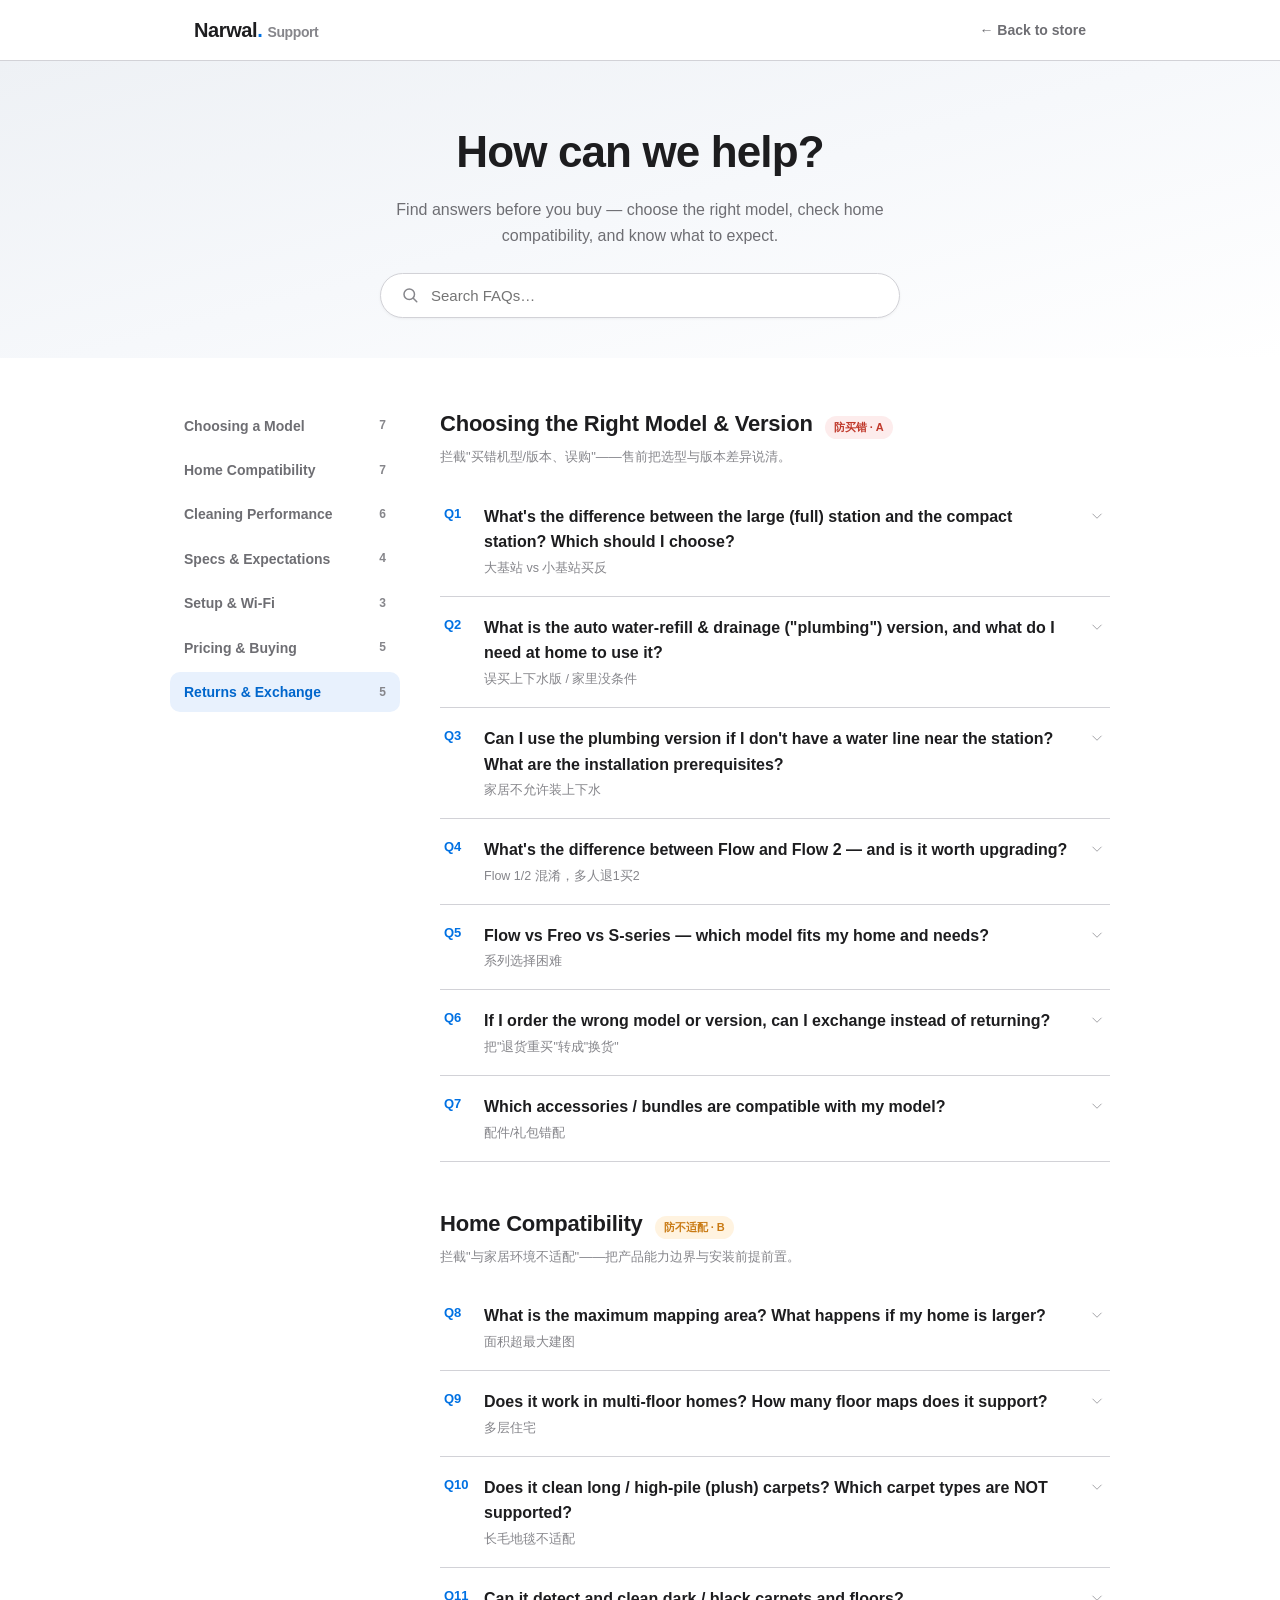
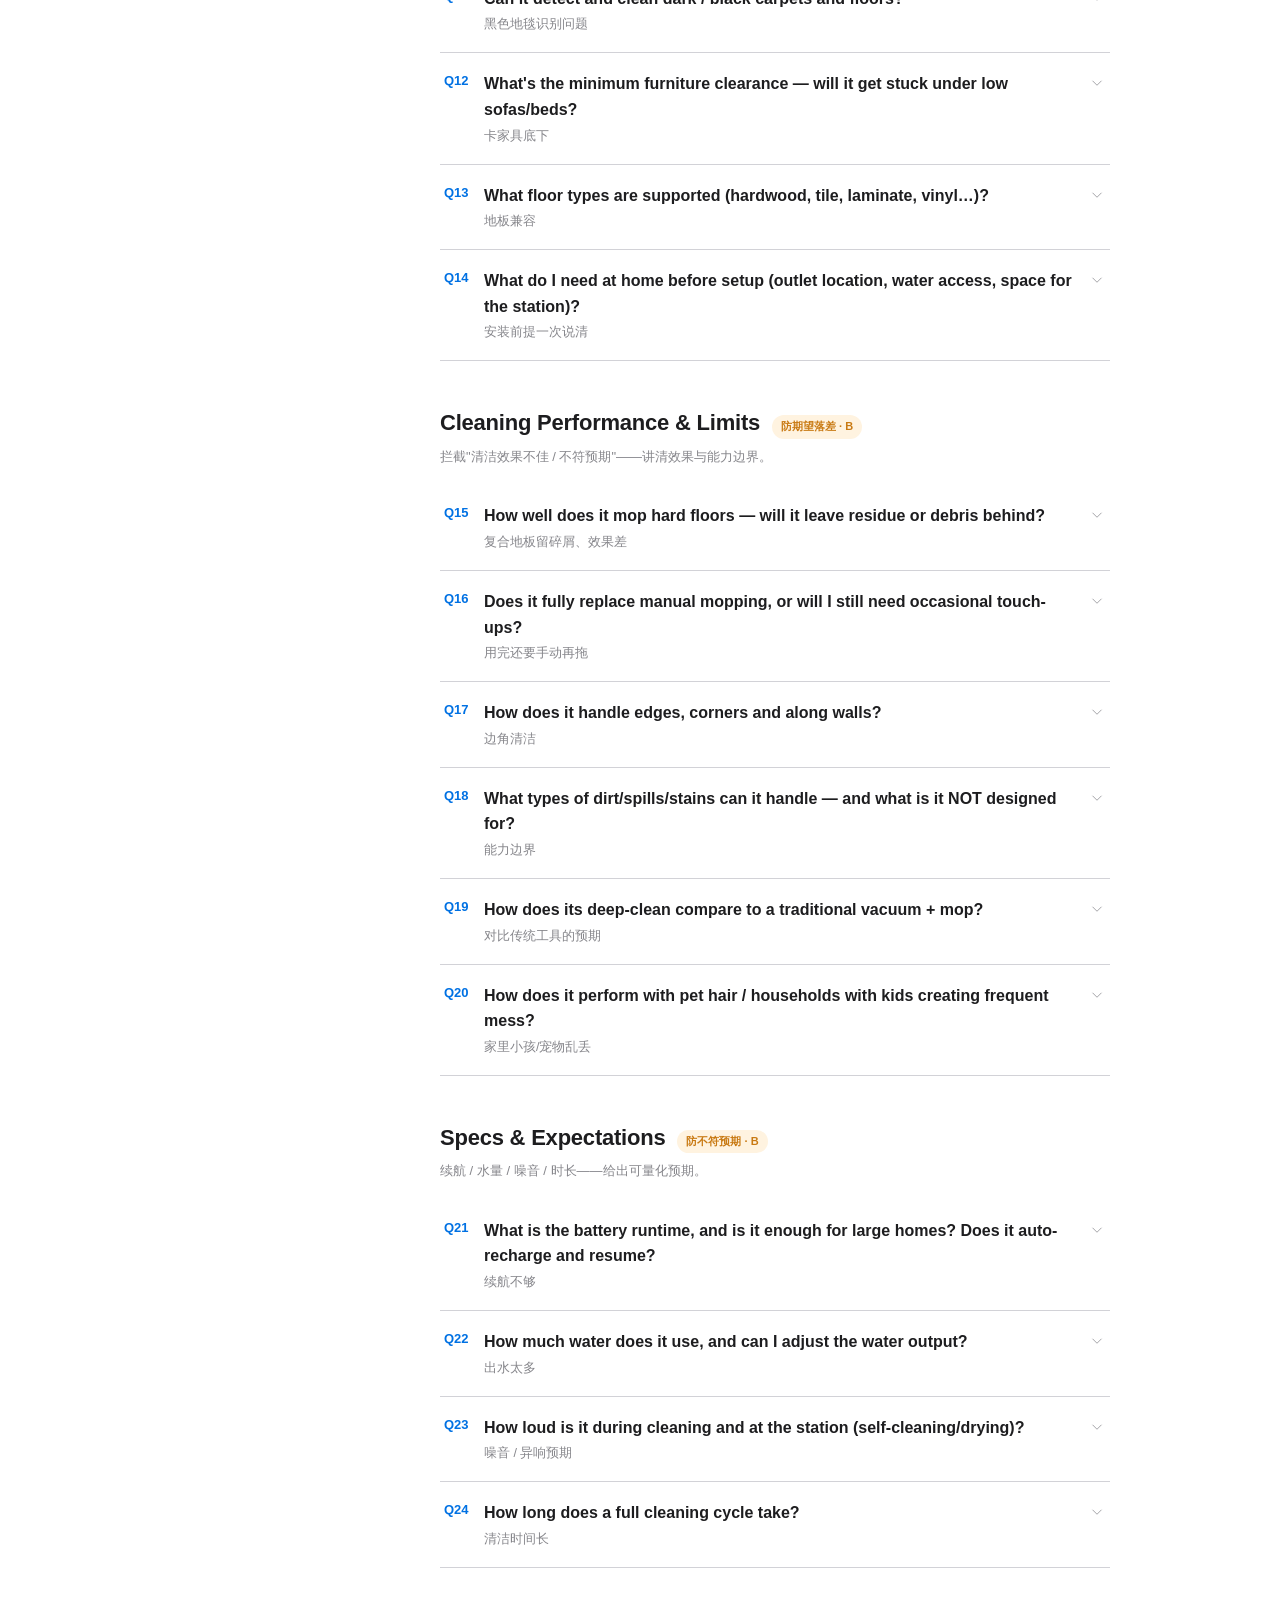
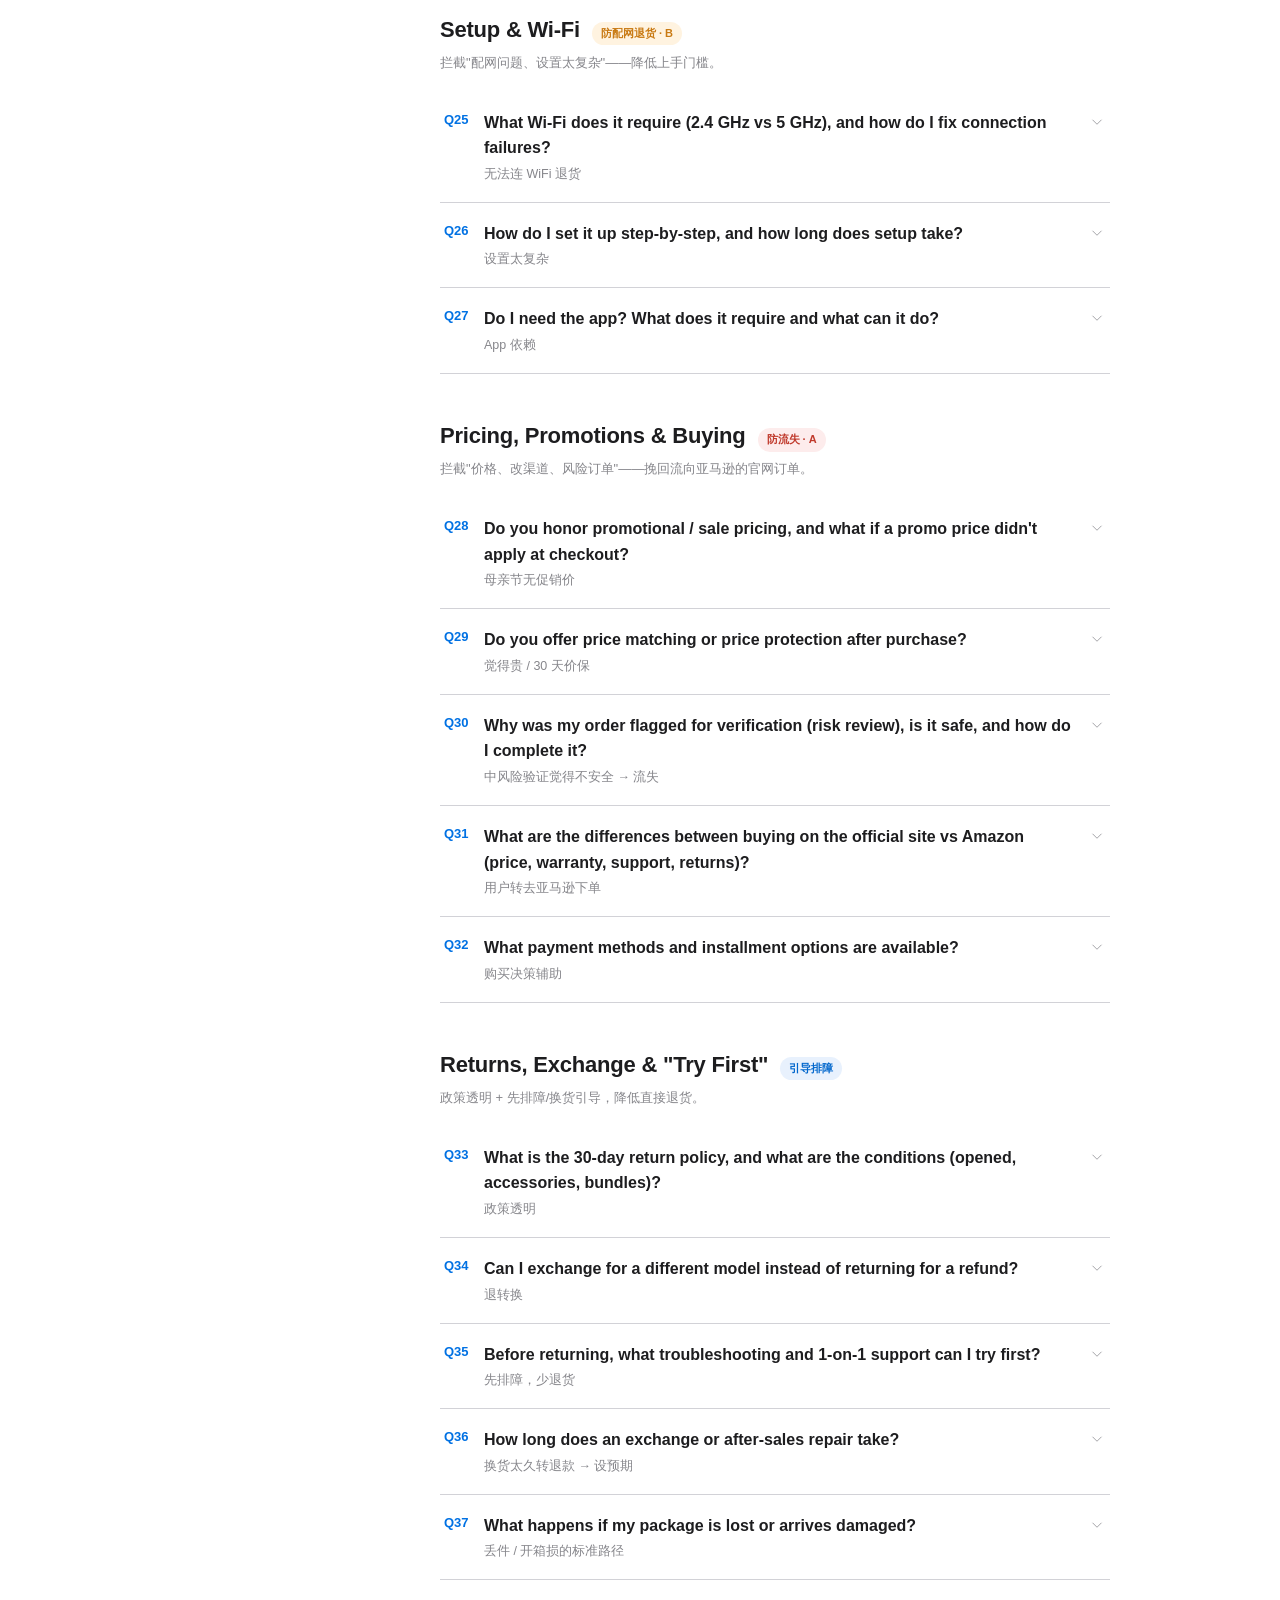
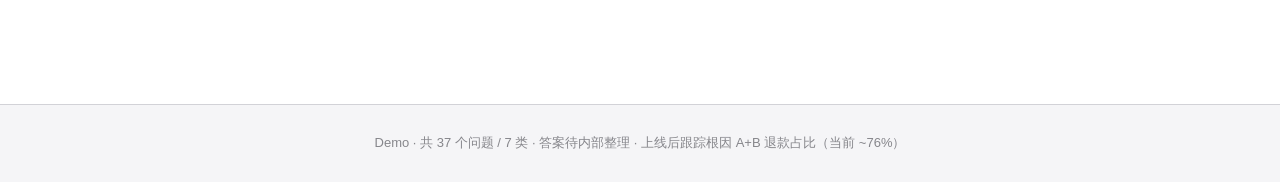
<file: faq-demo.html>
<!DOCTYPE html>
<html lang="en">
<head>
<meta charset="UTF-8" />
<meta name="viewport" content="width=device-width, initial-scale=1.0" />
<title>Narwal · Support FAQ Demo</title>
<!-- FAQ Demo · 用于拦截可避免退货(根因A/B) · 答案待内部整理 -->
<style>
  :root {
    --ink: #1d1d1f;
    --ink-soft: #6e6e73;
    --ink-mute: #86868b;
    --line: #d2d2d7;
    --bg: #f5f5f7;
    --primary: #0071e3;
    --primary-dark: #0066cc;
    --primary-soft: #e8f1fd;
    --radius: 14px;
    --maxw: 940px;
  }
  * { box-sizing: border-box; }
  html { scroll-behavior: smooth; }
  body {
    margin: 0;
    font-family: -apple-system, BlinkMacSystemFont, "Segoe UI",
      "PingFang SC", "Helvetica Neue", "Microsoft YaHei", Arial, sans-serif;
    color: var(--ink);
    background: #fff;
    line-height: 1.6;
    -webkit-font-smoothing: antialiased;
  }
  .container { max-width: var(--maxw); margin: 0 auto; padding: 0 24px; }

  /* 顶部 */
  .nav {
    position: sticky; top: 0; z-index: 50;
    background: rgba(255,255,255,.85); backdrop-filter: blur(12px);
    border-bottom: 1px solid var(--line);
  }
  .nav__inner { display: flex; align-items: center; justify-content: space-between; height: 60px; }
  .nav__logo { font-weight: 800; font-size: 20px; letter-spacing: -.02em; }
  .nav__logo span { color: var(--primary); }
  .nav__inner a { text-decoration: none; color: var(--ink-soft); font-size: 14px; font-weight: 600; }

  /* Hero */
  .head {
    background: linear-gradient(165deg,#eef1f5 0%, #f6f8fb 50%, #fff 100%);
    padding: 56px 0 40px; text-align: center;
  }
  .head h1 { font-size: clamp(30px,4vw,44px); font-weight: 800; letter-spacing: -.02em; margin: 0 0 10px; }
  .head p { color: var(--ink-soft); margin: 0 auto 24px; max-width: 540px; }
  /* 搜索框（占位） */
  .search {
    display: flex; align-items: center; gap: 10px;
    max-width: 520px; margin: 0 auto;
    background: #fff; border: 1px solid var(--line); border-radius: 999px;
    padding: 12px 20px; box-shadow: 0 1px 3px rgba(0,0,0,.05);
  }
  .search input { flex: 1; border: 0; outline: 0; font-size: 15px; background: transparent; }
  .search svg { width: 18px; height: 18px; stroke: var(--ink-mute); }

  /* 主体布局：左侧分类导航 + 右侧问题 */
  .layout { display: grid; grid-template-columns: 230px 1fr; gap: 40px; padding: 48px 0 80px; }

  /* 左侧分类 */
  .side { position: sticky; top: 84px; align-self: start; }
  .side ul { list-style: none; margin: 0; padding: 0; }
  .side li { margin-bottom: 4px; }
  .side a {
    display: flex; justify-content: space-between; align-items: center;
    text-decoration: none; color: var(--ink-soft);
    padding: 9px 14px; border-radius: 10px; font-size: 14px; font-weight: 600;
    transition: background .15s, color .15s;
  }
  .side a:hover { background: var(--bg); color: var(--ink); }
  .side a.active { background: var(--primary-soft); color: var(--primary-dark); }
  .side a .n { font-size: 12px; color: var(--ink-mute); font-weight: 600; }

  /* 右侧分组 */
  .cat { margin-bottom: 44px; scroll-margin-top: 84px; }
  .cat__head { display: flex; align-items: baseline; gap: 12px; margin-bottom: 6px; }
  .cat__head h2 { font-size: 22px; font-weight: 800; margin: 0; letter-spacing: -.01em; }
  .cat__note { color: var(--ink-mute); font-size: 13px; margin: 0 0 18px; }
  .badge {
    font-size: 11px; font-weight: 700; padding: 3px 9px; border-radius: 999px;
    background: var(--primary-soft); color: var(--primary-dark);
  }
  .badge--a { background:#fdecec; color:#c0392b; }
  .badge--b { background:#fff3e0; color:#c97a13; }

  /* 手风琴 */
  .qa { border-bottom: 1px solid var(--line); }
  .qa summary {
    list-style: none; cursor: pointer;
    display: flex; align-items: flex-start; gap: 14px;
    padding: 18px 4px; font-size: 16px; font-weight: 600;
  }
  .qa summary::-webkit-details-marker { display: none; }
  .qa summary .qnum {
    flex-shrink: 0; font-size: 13px; font-weight: 700; color: var(--primary);
    min-width: 26px;
  }
  .qa summary .qtext { flex: 1; }
  .qa summary .chev {
    flex-shrink: 0; width: 18px; height: 18px; margin-top: 3px;
    transition: transform .2s; stroke: var(--ink-mute);
  }
  .qa[open] summary .chev { transform: rotate(180deg); }
  .qa__body {
    padding: 0 4px 20px 44px; color: var(--ink-soft); font-size: 15px;
  }
  .qa__answer-ph {
    border: 1px dashed var(--line); border-radius: 10px;
    padding: 14px 16px; background: var(--bg); color: var(--ink-mute);
    font-size: 14px;
  }
  .qa__meta { margin-top: 12px; font-size: 12.5px; color: var(--ink-mute); }
  .qa__meta b { color: var(--ink-soft); }
  .qzh { display: block; font-size: 12.5px; color: var(--ink-mute); font-weight: 500; margin-top: 3px; }

  /* 底部提示条 */
  .foot { background: var(--bg); border-top: 1px solid var(--line); padding: 28px 0; text-align: center; color: var(--ink-mute); font-size: 13px; }

  @media (max-width: 760px) {
    .layout { grid-template-columns: 1fr; gap: 0; }
    .side { position: static; margin-bottom: 28px; }
    .side ul { display: flex; flex-wrap: wrap; gap: 8px; }
    .side a { background: var(--bg); }
  }
</style>
</head>
<body>

  <header class="nav">
    <div class="container nav__inner">
      <div class="nav__logo">Narwal<span>.</span> <span style="color:var(--ink-mute);font-weight:600;font-size:14px">Support</span></div>
      <a href="#">← Back to store</a>
    </div>
  </header>

  <section class="head">
    <div class="container">
      <h1>How can we help?</h1>
      <p>Find answers before you buy — choose the right model, check home compatibility, and know what to expect.</p>
      <div class="search">
        <svg viewBox="0 0 24 24" fill="none" stroke-width="2" stroke-linecap="round"><circle cx="11" cy="11" r="7"/><path d="M21 21l-4.3-4.3"/></svg>
        <input type="search" placeholder="Search FAQs…" aria-label="Search FAQs" />
      </div>
    </div>
  </section>

  <div class="container layout">

    <!-- 左侧分类导航 -->
    <aside class="side">
      <nav aria-label="FAQ categories">
        <ul id="sideNav">
          <li><a href="#cat1" class="active">Choosing a Model <span class="n">7</span></a></li>
          <li><a href="#cat2">Home Compatibility <span class="n">7</span></a></li>
          <li><a href="#cat3">Cleaning Performance <span class="n">6</span></a></li>
          <li><a href="#cat4">Specs &amp; Expectations <span class="n">4</span></a></li>
          <li><a href="#cat5">Setup &amp; Wi-Fi <span class="n">3</span></a></li>
          <li><a href="#cat6">Pricing &amp; Buying <span class="n">5</span></a></li>
          <li><a href="#cat7">Returns &amp; Exchange <span class="n">5</span></a></li>
        </ul>
      </nav>
    </aside>

    <!-- 右侧问题列表 -->
    <main id="faqMain">

      <!-- 分类 1 -->
      <section class="cat" id="cat1">
        <div class="cat__head"><h2>Choosing the Right Model &amp; Version</h2><span class="badge badge--a">防买错 · A</span></div>
        <p class="cat__note">拦截"买错机型/版本、误购"——售前把选型与版本差异说清。</p>

        <details class="qa"><summary><span class="qnum">Q1</span><span class="qtext">What's the difference between the large (full) station and the compact station? Which should I choose?<span class="qzh">大基站 vs 小基站买反</span></span><svg class="chev" viewBox="0 0 24 24" fill="none"><path d="M6 9l6 6 6-6"/></svg></summary><div class="qa__body"><div class="qa__answer-ph">答案待内部整理。</div><div class="qa__meta"><b>放置：</b>选购页 / PDP</div></div></details>

        <details class="qa"><summary><span class="qnum">Q2</span><span class="qtext">What is the auto water-refill &amp; drainage ("plumbing") version, and what do I need at home to use it?<span class="qzh">误买上下水版 / 家里没条件</span></span><svg class="chev" viewBox="0 0 24 24" fill="none"><path d="M6 9l6 6 6-6"/></svg></summary><div class="qa__body"><div class="qa__answer-ph">答案待内部整理。</div><div class="qa__meta"><b>放置：</b>选购页 / PDP</div></div></details>

        <details class="qa"><summary><span class="qnum">Q3</span><span class="qtext">Can I use the plumbing version if I don't have a water line near the station? What are the installation prerequisites?<span class="qzh">家居不允许装上下水</span></span><svg class="chev" viewBox="0 0 24 24" fill="none"><path d="M6 9l6 6 6-6"/></svg></summary><div class="qa__body"><div class="qa__answer-ph">答案待内部整理。</div><div class="qa__meta"><b>放置：</b>PDP / FAQ</div></div></details>

        <details class="qa"><summary><span class="qnum">Q4</span><span class="qtext">What's the difference between Flow and Flow 2 — and is it worth upgrading?<span class="qzh">Flow 1/2 混淆，多人退1买2</span></span><svg class="chev" viewBox="0 0 24 24" fill="none"><path d="M6 9l6 6 6-6"/></svg></summary><div class="qa__body"><div class="qa__answer-ph">答案待内部整理。</div><div class="qa__meta"><b>放置：</b>PDP / 对比页</div></div></details>

        <details class="qa"><summary><span class="qnum">Q5</span><span class="qtext">Flow vs Freo vs S-series — which model fits my home and needs?<span class="qzh">系列选择困难</span></span><svg class="chev" viewBox="0 0 24 24" fill="none"><path d="M6 9l6 6 6-6"/></svg></summary><div class="qa__body"><div class="qa__answer-ph">答案待内部整理。</div><div class="qa__meta"><b>放置：</b>选购页（"帮我选"向导）</div></div></details>

        <details class="qa"><summary><span class="qnum">Q6</span><span class="qtext">If I order the wrong model or version, can I exchange instead of returning?<span class="qzh">把"退货重买"转成"换货"</span></span><svg class="chev" viewBox="0 0 24 24" fill="none"><path d="M6 9l6 6 6-6"/></svg></summary><div class="qa__body"><div class="qa__answer-ph">答案待内部整理。</div><div class="qa__meta"><b>放置：</b>FAQ / 退换货页</div></div></details>

        <details class="qa"><summary><span class="qnum">Q7</span><span class="qtext">Which accessories / bundles are compatible with my model?<span class="qzh">配件/礼包错配</span></span><svg class="chev" viewBox="0 0 24 24" fill="none"><path d="M6 9l6 6 6-6"/></svg></summary><div class="qa__body"><div class="qa__answer-ph">答案待内部整理。</div><div class="qa__meta"><b>放置：</b>PDP / 配件页</div></div></details>
      </section>

      <!-- 分类 2 -->
      <section class="cat" id="cat2">
        <div class="cat__head"><h2>Home Compatibility</h2><span class="badge badge--b">防不适配 · B</span></div>
        <p class="cat__note">拦截"与家居环境不适配"——把产品能力边界与安装前提前置。</p>

        <details class="qa"><summary><span class="qnum">Q8</span><span class="qtext">What is the maximum mapping area? What happens if my home is larger?<span class="qzh">面积超最大建图</span></span><svg class="chev" viewBox="0 0 24 24" fill="none"><path d="M6 9l6 6 6-6"/></svg></summary><div class="qa__body"><div class="qa__answer-ph">答案待内部整理。</div><div class="qa__meta"><b>放置：</b>PDP（关键规格）</div></div></details>

        <details class="qa"><summary><span class="qnum">Q9</span><span class="qtext">Does it work in multi-floor homes? How many floor maps does it support?<span class="qzh">多层住宅</span></span><svg class="chev" viewBox="0 0 24 24" fill="none"><path d="M6 9l6 6 6-6"/></svg></summary><div class="qa__body"><div class="qa__answer-ph">答案待内部整理。</div><div class="qa__meta"><b>放置：</b>PDP / FAQ</div></div></details>

        <details class="qa"><summary><span class="qnum">Q10</span><span class="qtext">Does it clean long / high-pile (plush) carpets? Which carpet types are NOT supported?<span class="qzh">长毛地毯不适配</span></span><svg class="chev" viewBox="0 0 24 24" fill="none"><path d="M6 9l6 6 6-6"/></svg></summary><div class="qa__body"><div class="qa__answer-ph">答案待内部整理。</div><div class="qa__meta"><b>放置：</b>PDP / FAQ</div></div></details>

        <details class="qa"><summary><span class="qnum">Q11</span><span class="qtext">Can it detect and clean dark / black carpets and floors?<span class="qzh">黑色地毯识别问题</span></span><svg class="chev" viewBox="0 0 24 24" fill="none"><path d="M6 9l6 6 6-6"/></svg></summary><div class="qa__body"><div class="qa__answer-ph">答案待内部整理。</div><div class="qa__meta"><b>放置：</b>FAQ</div></div></details>

        <details class="qa"><summary><span class="qnum">Q12</span><span class="qtext">What's the minimum furniture clearance — will it get stuck under low sofas/beds?<span class="qzh">卡家具底下</span></span><svg class="chev" viewBox="0 0 24 24" fill="none"><path d="M6 9l6 6 6-6"/></svg></summary><div class="qa__body"><div class="qa__answer-ph">答案待内部整理。</div><div class="qa__meta"><b>放置：</b>FAQ</div></div></details>

        <details class="qa"><summary><span class="qnum">Q13</span><span class="qtext">What floor types are supported (hardwood, tile, laminate, vinyl…)?<span class="qzh">地板兼容</span></span><svg class="chev" viewBox="0 0 24 24" fill="none"><path d="M6 9l6 6 6-6"/></svg></summary><div class="qa__body"><div class="qa__answer-ph">答案待内部整理。</div><div class="qa__meta"><b>放置：</b>PDP</div></div></details>

        <details class="qa"><summary><span class="qnum">Q14</span><span class="qtext">What do I need at home before setup (outlet location, water access, space for the station)?<span class="qzh">安装前提一次说清</span></span><svg class="chev" viewBox="0 0 24 24" fill="none"><path d="M6 9l6 6 6-6"/></svg></summary><div class="qa__body"><div class="qa__answer-ph">答案待内部整理。</div><div class="qa__meta"><b>放置：</b>PDP / FAQ</div></div></details>
      </section>

      <!-- 分类 3 -->
      <section class="cat" id="cat3">
        <div class="cat__head"><h2>Cleaning Performance &amp; Limits</h2><span class="badge badge--b">防期望落差 · B</span></div>
        <p class="cat__note">拦截"清洁效果不佳 / 不符预期"——讲清效果与能力边界。</p>

        <details class="qa"><summary><span class="qnum">Q15</span><span class="qtext">How well does it mop hard floors — will it leave residue or debris behind?<span class="qzh">复合地板留碎屑、效果差</span></span><svg class="chev" viewBox="0 0 24 24" fill="none"><path d="M6 9l6 6 6-6"/></svg></summary><div class="qa__body"><div class="qa__answer-ph">答案待内部整理。</div><div class="qa__meta"><b>放置：</b>PDP / FAQ</div></div></details>

        <details class="qa"><summary><span class="qnum">Q16</span><span class="qtext">Does it fully replace manual mopping, or will I still need occasional touch-ups?<span class="qzh">用完还要手动再拖</span></span><svg class="chev" viewBox="0 0 24 24" fill="none"><path d="M6 9l6 6 6-6"/></svg></summary><div class="qa__body"><div class="qa__answer-ph">答案待内部整理。</div><div class="qa__meta"><b>放置：</b>FAQ</div></div></details>

        <details class="qa"><summary><span class="qnum">Q17</span><span class="qtext">How does it handle edges, corners and along walls?<span class="qzh">边角清洁</span></span><svg class="chev" viewBox="0 0 24 24" fill="none"><path d="M6 9l6 6 6-6"/></svg></summary><div class="qa__body"><div class="qa__answer-ph">答案待内部整理。</div><div class="qa__meta"><b>放置：</b>FAQ</div></div></details>

        <details class="qa"><summary><span class="qnum">Q18</span><span class="qtext">What types of dirt/spills/stains can it handle — and what is it NOT designed for?<span class="qzh">能力边界</span></span><svg class="chev" viewBox="0 0 24 24" fill="none"><path d="M6 9l6 6 6-6"/></svg></summary><div class="qa__body"><div class="qa__answer-ph">答案待内部整理。</div><div class="qa__meta"><b>放置：</b>FAQ</div></div></details>

        <details class="qa"><summary><span class="qnum">Q19</span><span class="qtext">How does its deep-clean compare to a traditional vacuum + mop?<span class="qzh">对比传统工具的预期</span></span><svg class="chev" viewBox="0 0 24 24" fill="none"><path d="M6 9l6 6 6-6"/></svg></summary><div class="qa__body"><div class="qa__answer-ph">答案待内部整理。</div><div class="qa__meta"><b>放置：</b>FAQ</div></div></details>

        <details class="qa"><summary><span class="qnum">Q20</span><span class="qtext">How does it perform with pet hair / households with kids creating frequent mess?<span class="qzh">家里小孩/宠物乱丢</span></span><svg class="chev" viewBox="0 0 24 24" fill="none"><path d="M6 9l6 6 6-6"/></svg></summary><div class="qa__body"><div class="qa__answer-ph">答案待内部整理。</div><div class="qa__meta"><b>放置：</b>FAQ</div></div></details>
      </section>

      <!-- 分类 4 -->
      <section class="cat" id="cat4">
        <div class="cat__head"><h2>Specs &amp; Expectations</h2><span class="badge badge--b">防不符预期 · B</span></div>
        <p class="cat__note">续航 / 水量 / 噪音 / 时长——给出可量化预期。</p>

        <details class="qa"><summary><span class="qnum">Q21</span><span class="qtext">What is the battery runtime, and is it enough for large homes? Does it auto-recharge and resume?<span class="qzh">续航不够</span></span><svg class="chev" viewBox="0 0 24 24" fill="none"><path d="M6 9l6 6 6-6"/></svg></summary><div class="qa__body"><div class="qa__answer-ph">答案待内部整理。</div><div class="qa__meta"><b>放置：</b>PDP / FAQ</div></div></details>

        <details class="qa"><summary><span class="qnum">Q22</span><span class="qtext">How much water does it use, and can I adjust the water output?<span class="qzh">出水太多</span></span><svg class="chev" viewBox="0 0 24 24" fill="none"><path d="M6 9l6 6 6-6"/></svg></summary><div class="qa__body"><div class="qa__answer-ph">答案待内部整理。</div><div class="qa__meta"><b>放置：</b>FAQ</div></div></details>

        <details class="qa"><summary><span class="qnum">Q23</span><span class="qtext">How loud is it during cleaning and at the station (self-cleaning/drying)?<span class="qzh">噪音 / 异响预期</span></span><svg class="chev" viewBox="0 0 24 24" fill="none"><path d="M6 9l6 6 6-6"/></svg></summary><div class="qa__body"><div class="qa__answer-ph">答案待内部整理。</div><div class="qa__meta"><b>放置：</b>FAQ</div></div></details>

        <details class="qa"><summary><span class="qnum">Q24</span><span class="qtext">How long does a full cleaning cycle take?<span class="qzh">清洁时间长</span></span><svg class="chev" viewBox="0 0 24 24" fill="none"><path d="M6 9l6 6 6-6"/></svg></summary><div class="qa__body"><div class="qa__answer-ph">答案待内部整理。</div><div class="qa__meta"><b>放置：</b>FAQ</div></div></details>
      </section>

      <!-- 分类 5 -->
      <section class="cat" id="cat5">
        <div class="cat__head"><h2>Setup &amp; Wi-Fi</h2><span class="badge badge--b">防配网退货 · B</span></div>
        <p class="cat__note">拦截"配网问题、设置太复杂"——降低上手门槛。</p>

        <details class="qa"><summary><span class="qnum">Q25</span><span class="qtext">What Wi-Fi does it require (2.4 GHz vs 5 GHz), and how do I fix connection failures?<span class="qzh">无法连 WiFi 退货</span></span><svg class="chev" viewBox="0 0 24 24" fill="none"><path d="M6 9l6 6 6-6"/></svg></summary><div class="qa__body"><div class="qa__answer-ph">答案待内部整理。</div><div class="qa__meta"><b>放置：</b>FAQ / 设置指南</div></div></details>

        <details class="qa"><summary><span class="qnum">Q26</span><span class="qtext">How do I set it up step-by-step, and how long does setup take?<span class="qzh">设置太复杂</span></span><svg class="chev" viewBox="0 0 24 24" fill="none"><path d="M6 9l6 6 6-6"/></svg></summary><div class="qa__body"><div class="qa__answer-ph">答案待内部整理。</div><div class="qa__meta"><b>放置：</b>设置指南</div></div></details>

        <details class="qa"><summary><span class="qnum">Q27</span><span class="qtext">Do I need the app? What does it require and what can it do?<span class="qzh">App 依赖</span></span><svg class="chev" viewBox="0 0 24 24" fill="none"><path d="M6 9l6 6 6-6"/></svg></summary><div class="qa__body"><div class="qa__answer-ph">答案待内部整理。</div><div class="qa__meta"><b>放置：</b>FAQ</div></div></details>
      </section>

      <!-- 分类 6 -->
      <section class="cat" id="cat6">
        <div class="cat__head"><h2>Pricing, Promotions &amp; Buying</h2><span class="badge badge--a">防流失 · A</span></div>
        <p class="cat__note">拦截"价格、改渠道、风险订单"——挽回流向亚马逊的官网订单。</p>

        <details class="qa"><summary><span class="qnum">Q28</span><span class="qtext">Do you honor promotional / sale pricing, and what if a promo price didn't apply at checkout?<span class="qzh">母亲节无促销价</span></span><svg class="chev" viewBox="0 0 24 24" fill="none"><path d="M6 9l6 6 6-6"/></svg></summary><div class="qa__body"><div class="qa__answer-ph">答案待内部整理。</div><div class="qa__meta"><b>放置：</b>FAQ / 结账页</div></div></details>

        <details class="qa"><summary><span class="qnum">Q29</span><span class="qtext">Do you offer price matching or price protection after purchase?<span class="qzh">觉得贵 / 30 天价保</span></span><svg class="chev" viewBox="0 0 24 24" fill="none"><path d="M6 9l6 6 6-6"/></svg></summary><div class="qa__body"><div class="qa__answer-ph">答案待内部整理。</div><div class="qa__meta"><b>放置：</b>FAQ</div></div></details>

        <details class="qa"><summary><span class="qnum">Q30</span><span class="qtext">Why was my order flagged for verification (risk review), is it safe, and how do I complete it?<span class="qzh">中风险验证觉得不安全 → 流失</span></span><svg class="chev" viewBox="0 0 24 24" fill="none"><path d="M6 9l6 6 6-6"/></svg></summary><div class="qa__body"><div class="qa__answer-ph">答案待内部整理。</div><div class="qa__meta"><b>放置：</b>FAQ / 结账页</div></div></details>

        <details class="qa"><summary><span class="qnum">Q31</span><span class="qtext">What are the differences between buying on the official site vs Amazon (price, warranty, support, returns)?<span class="qzh">用户转去亚马逊下单</span></span><svg class="chev" viewBox="0 0 24 24" fill="none"><path d="M6 9l6 6 6-6"/></svg></summary><div class="qa__body"><div class="qa__answer-ph">答案待内部整理。</div><div class="qa__meta"><b>放置：</b>FAQ</div></div></details>

        <details class="qa"><summary><span class="qnum">Q32</span><span class="qtext">What payment methods and installment options are available?<span class="qzh">购买决策辅助</span></span><svg class="chev" viewBox="0 0 24 24" fill="none"><path d="M6 9l6 6 6-6"/></svg></summary><div class="qa__body"><div class="qa__answer-ph">答案待内部整理。</div><div class="qa__meta"><b>放置：</b>结账页 / FAQ</div></div></details>
      </section>

      <!-- 分类 7 -->
      <section class="cat" id="cat7">
        <div class="cat__head"><h2>Returns, Exchange &amp; "Try First"</h2><span class="badge">引导排障</span></div>
        <p class="cat__note">政策透明 + 先排障/换货引导，降低直接退货。</p>

        <details class="qa"><summary><span class="qnum">Q33</span><span class="qtext">What is the 30-day return policy, and what are the conditions (opened, accessories, bundles)?<span class="qzh">政策透明</span></span><svg class="chev" viewBox="0 0 24 24" fill="none"><path d="M6 9l6 6 6-6"/></svg></summary><div class="qa__body"><div class="qa__answer-ph">答案待内部整理。</div><div class="qa__meta"><b>放置：</b>FAQ / 退换货页</div></div></details>

        <details class="qa"><summary><span class="qnum">Q34</span><span class="qtext">Can I exchange for a different model instead of returning for a refund?<span class="qzh">退转换</span></span><svg class="chev" viewBox="0 0 24 24" fill="none"><path d="M6 9l6 6 6-6"/></svg></summary><div class="qa__body"><div class="qa__answer-ph">答案待内部整理。</div><div class="qa__meta"><b>放置：</b>退换货页</div></div></details>

        <details class="qa"><summary><span class="qnum">Q35</span><span class="qtext">Before returning, what troubleshooting and 1-on-1 support can I try first?<span class="qzh">先排障，少退货</span></span><svg class="chev" viewBox="0 0 24 24" fill="none"><path d="M6 9l6 6 6-6"/></svg></summary><div class="qa__body"><div class="qa__answer-ph">答案待内部整理。</div><div class="qa__meta"><b>放置：</b>FAQ</div></div></details>

        <details class="qa"><summary><span class="qnum">Q36</span><span class="qtext">How long does an exchange or after-sales repair take?<span class="qzh">换货太久转退款 → 设预期</span></span><svg class="chev" viewBox="0 0 24 24" fill="none"><path d="M6 9l6 6 6-6"/></svg></summary><div class="qa__body"><div class="qa__answer-ph">答案待内部整理。</div><div class="qa__meta"><b>放置：</b>FAQ</div></div></details>

        <details class="qa"><summary><span class="qnum">Q37</span><span class="qtext">What happens if my package is lost or arrives damaged?<span class="qzh">丢件 / 开箱损的标准路径</span></span><svg class="chev" viewBox="0 0 24 24" fill="none"><path d="M6 9l6 6 6-6"/></svg></summary><div class="qa__body"><div class="qa__answer-ph">答案待内部整理。</div><div class="qa__meta"><b>放置：</b>FAQ</div></div></details>
      </section>

    </main>
  </div>

  <div class="foot">Demo · 共 37 个问题 / 7 类 · 答案待内部整理 · 上线后跟踪根因 A+B 退款占比（当前 ~76%）</div>

<script>
  // 左侧导航高亮 + 滚动定位
  var links = document.querySelectorAll('#sideNav a');
  var cats = document.querySelectorAll('.cat');
  var io = new IntersectionObserver(function (entries) {
    entries.forEach(function (e) {
      if (e.isIntersecting) {
        var id = e.target.id;
        links.forEach(function (a) {
          a.classList.toggle('active', a.getAttribute('href') === '#' + id);
        });
      }
    });
  }, { rootMargin: '-80px 0px -70% 0px' });
  cats.forEach(function (c) { io.observe(c); });

  // 搜索过滤
  var box = document.querySelector('.search input');
  box.addEventListener('input', function () {
    var q = this.value.trim().toLowerCase();
    cats.forEach(function (cat) {
      var anyVisible = false;
      cat.querySelectorAll('.qa').forEach(function (qa) {
        var hit = qa.textContent.toLowerCase().indexOf(q) !== -1;
        qa.style.display = hit ? '' : 'none';
        if (hit) anyVisible = true;
        if (q && hit) qa.open = true;
        if (!q) qa.open = false;
      });
      cat.style.display = anyVisible ? '' : 'none';
    });
  });
</script>
</body>
</html>
</file>
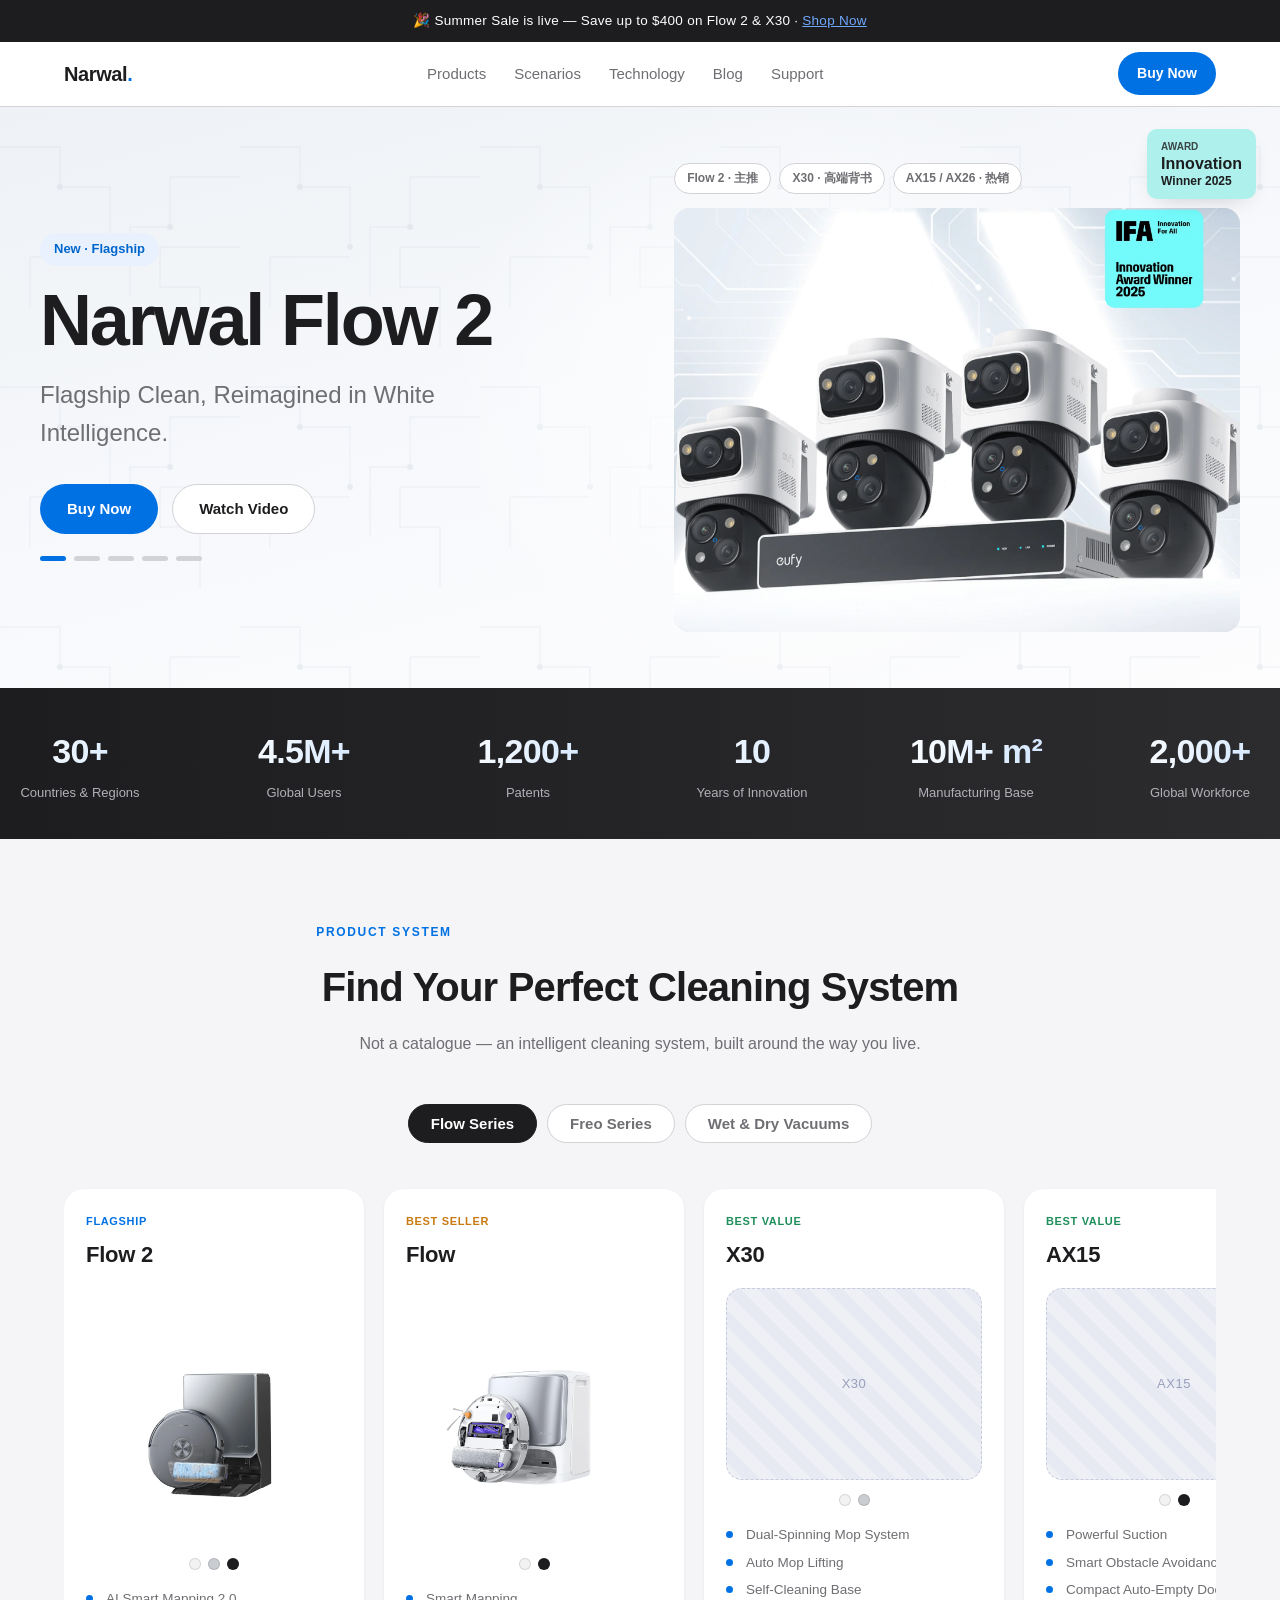
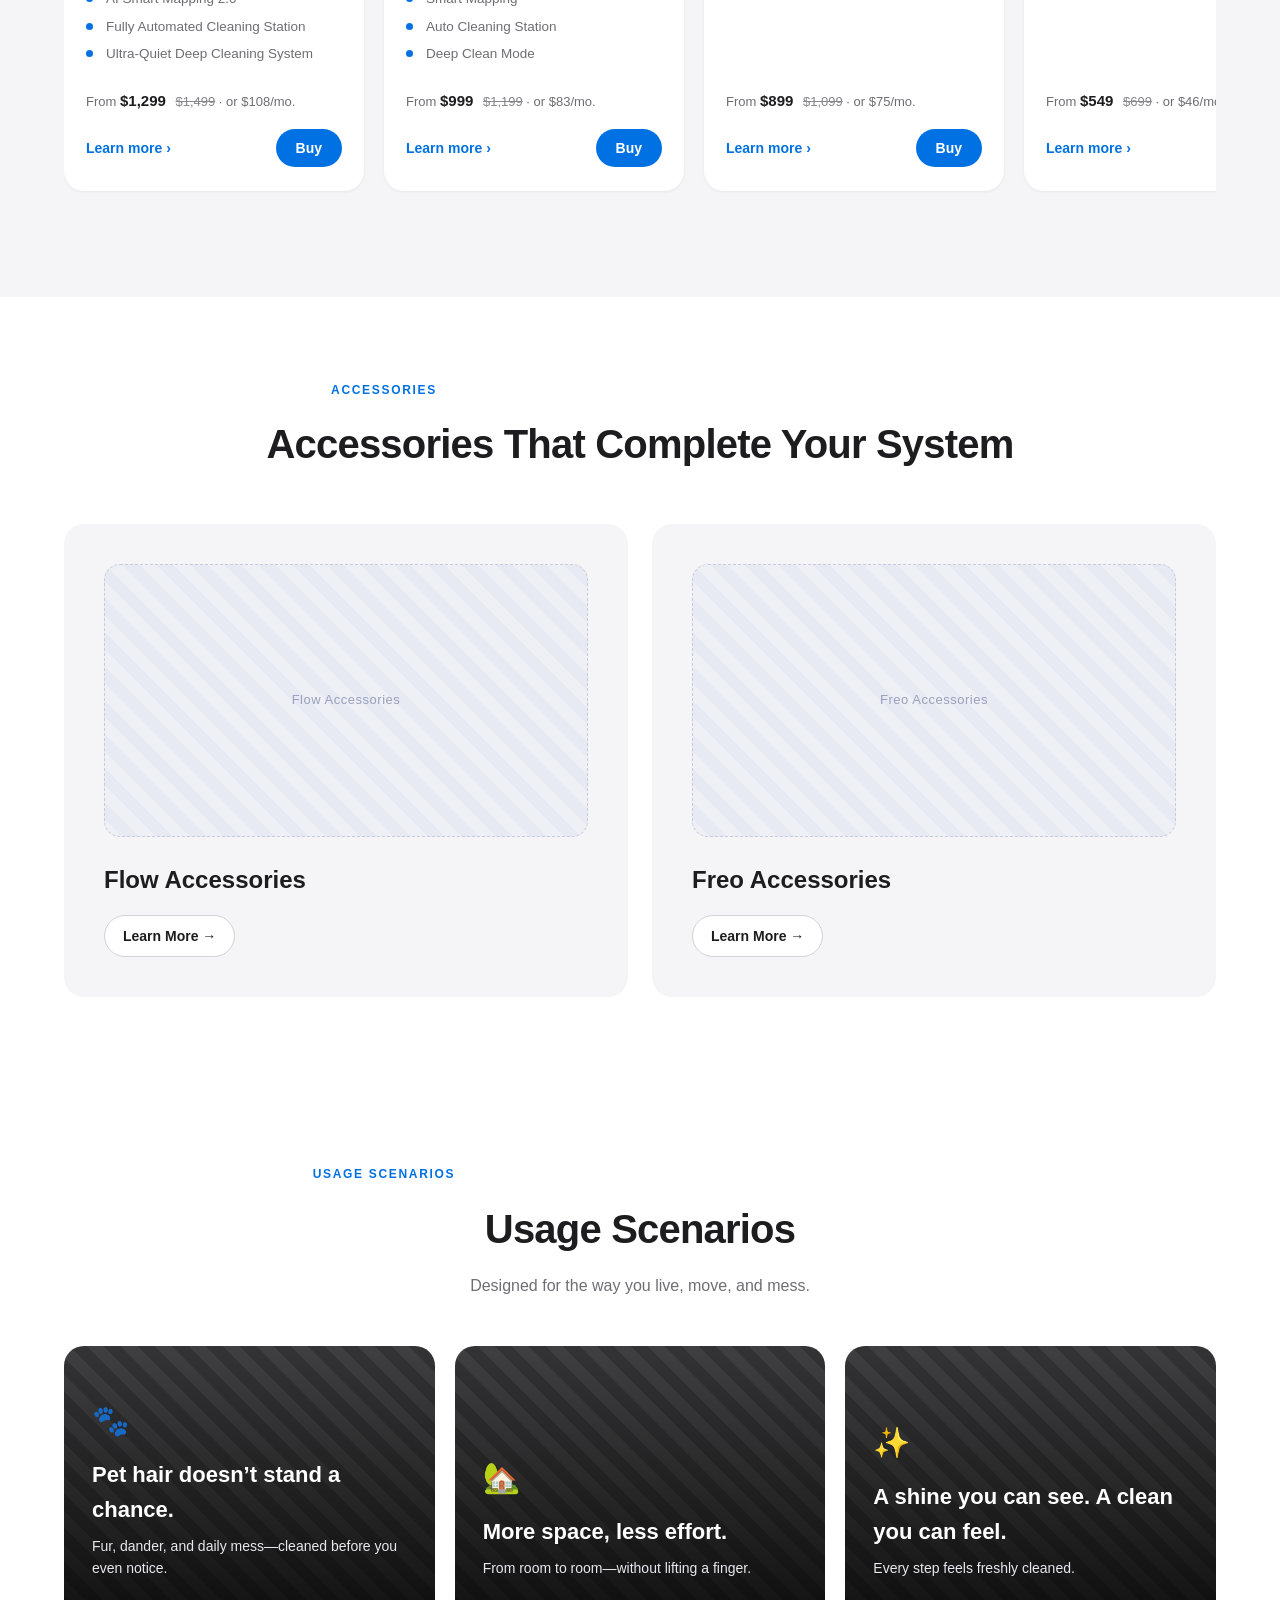
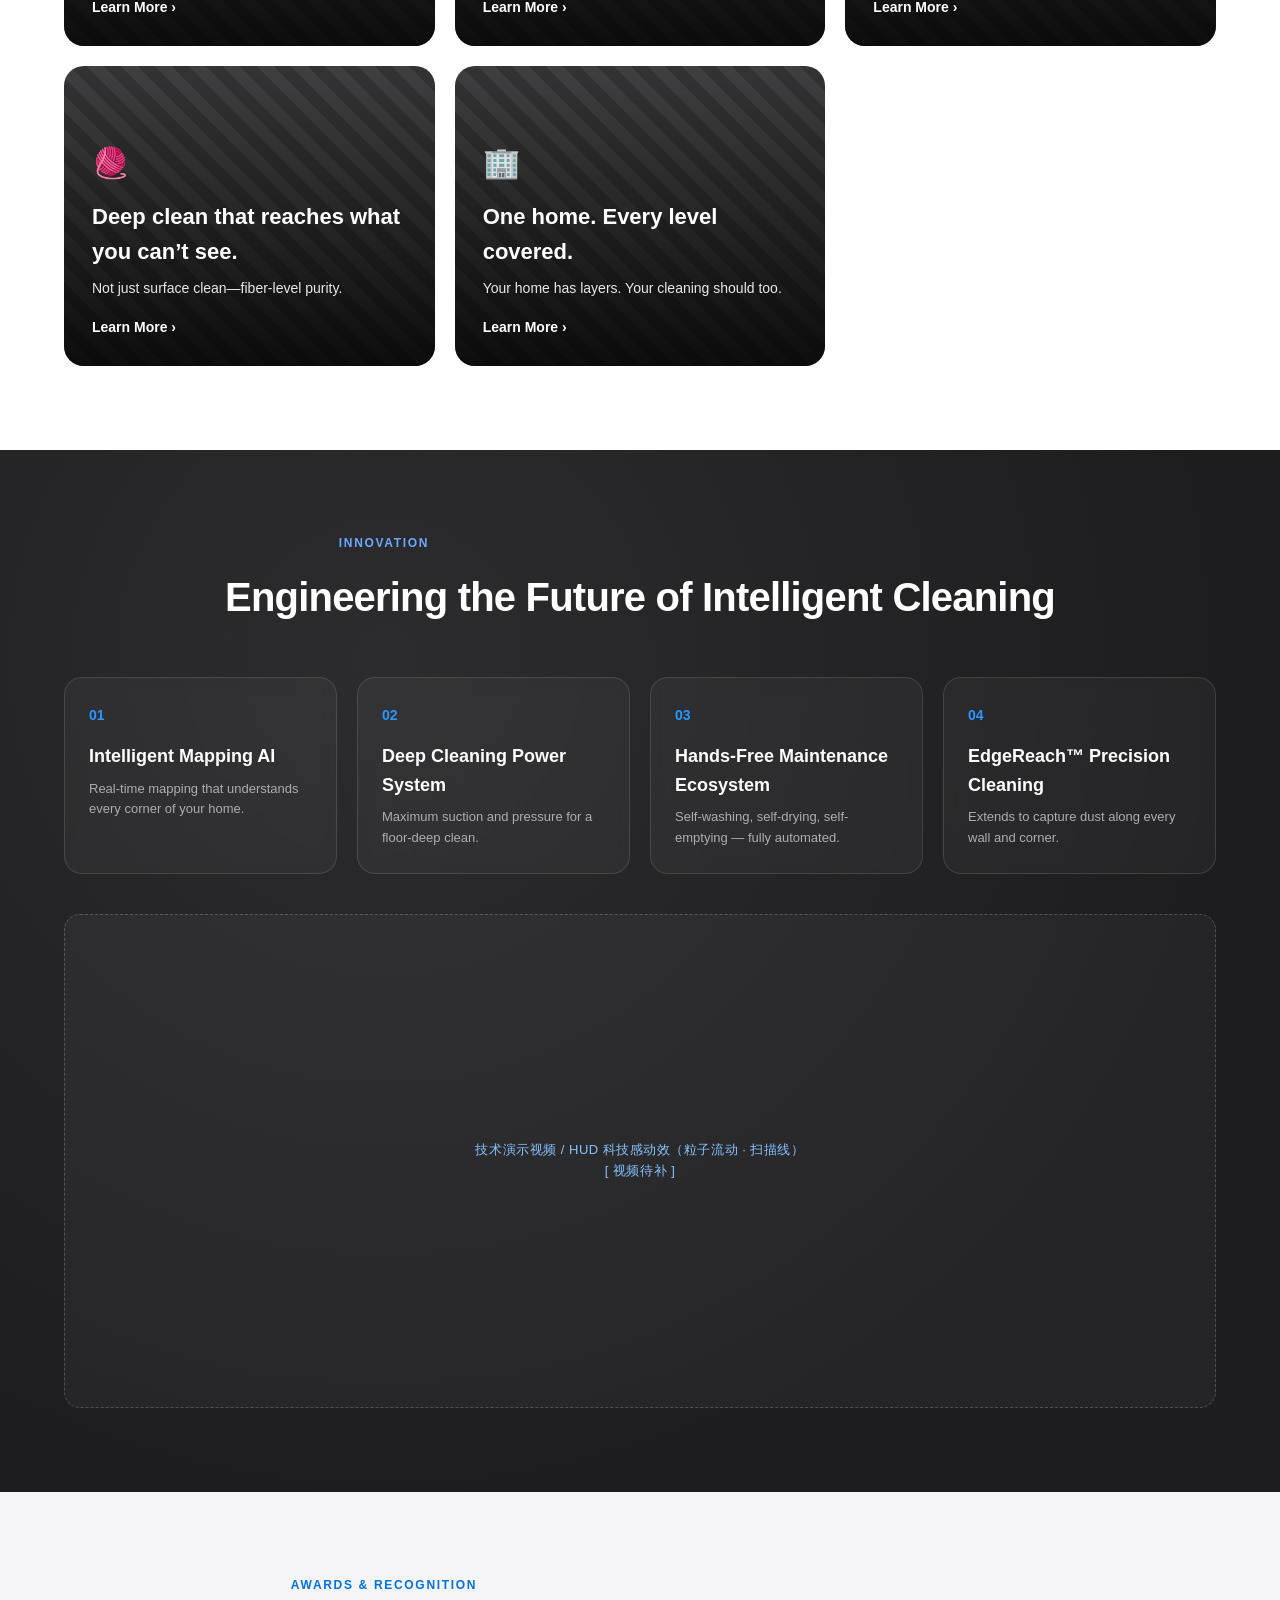
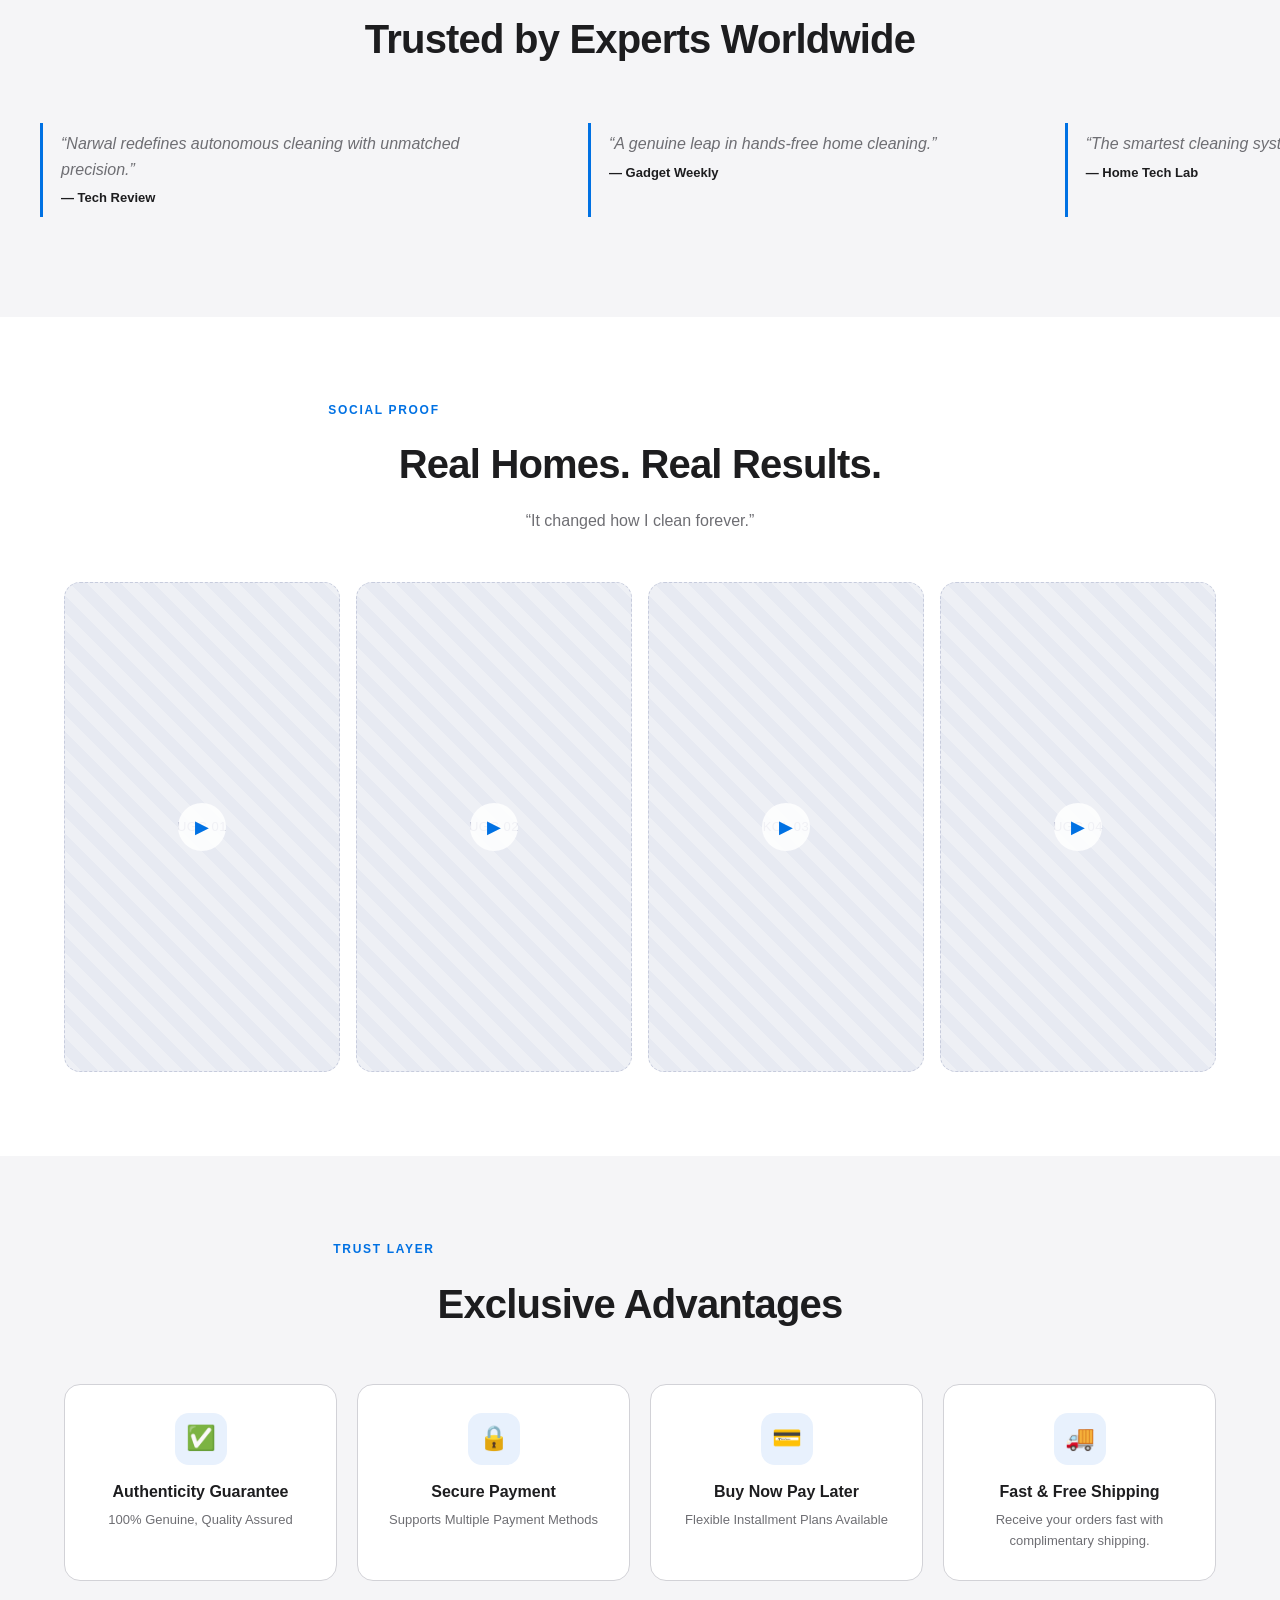
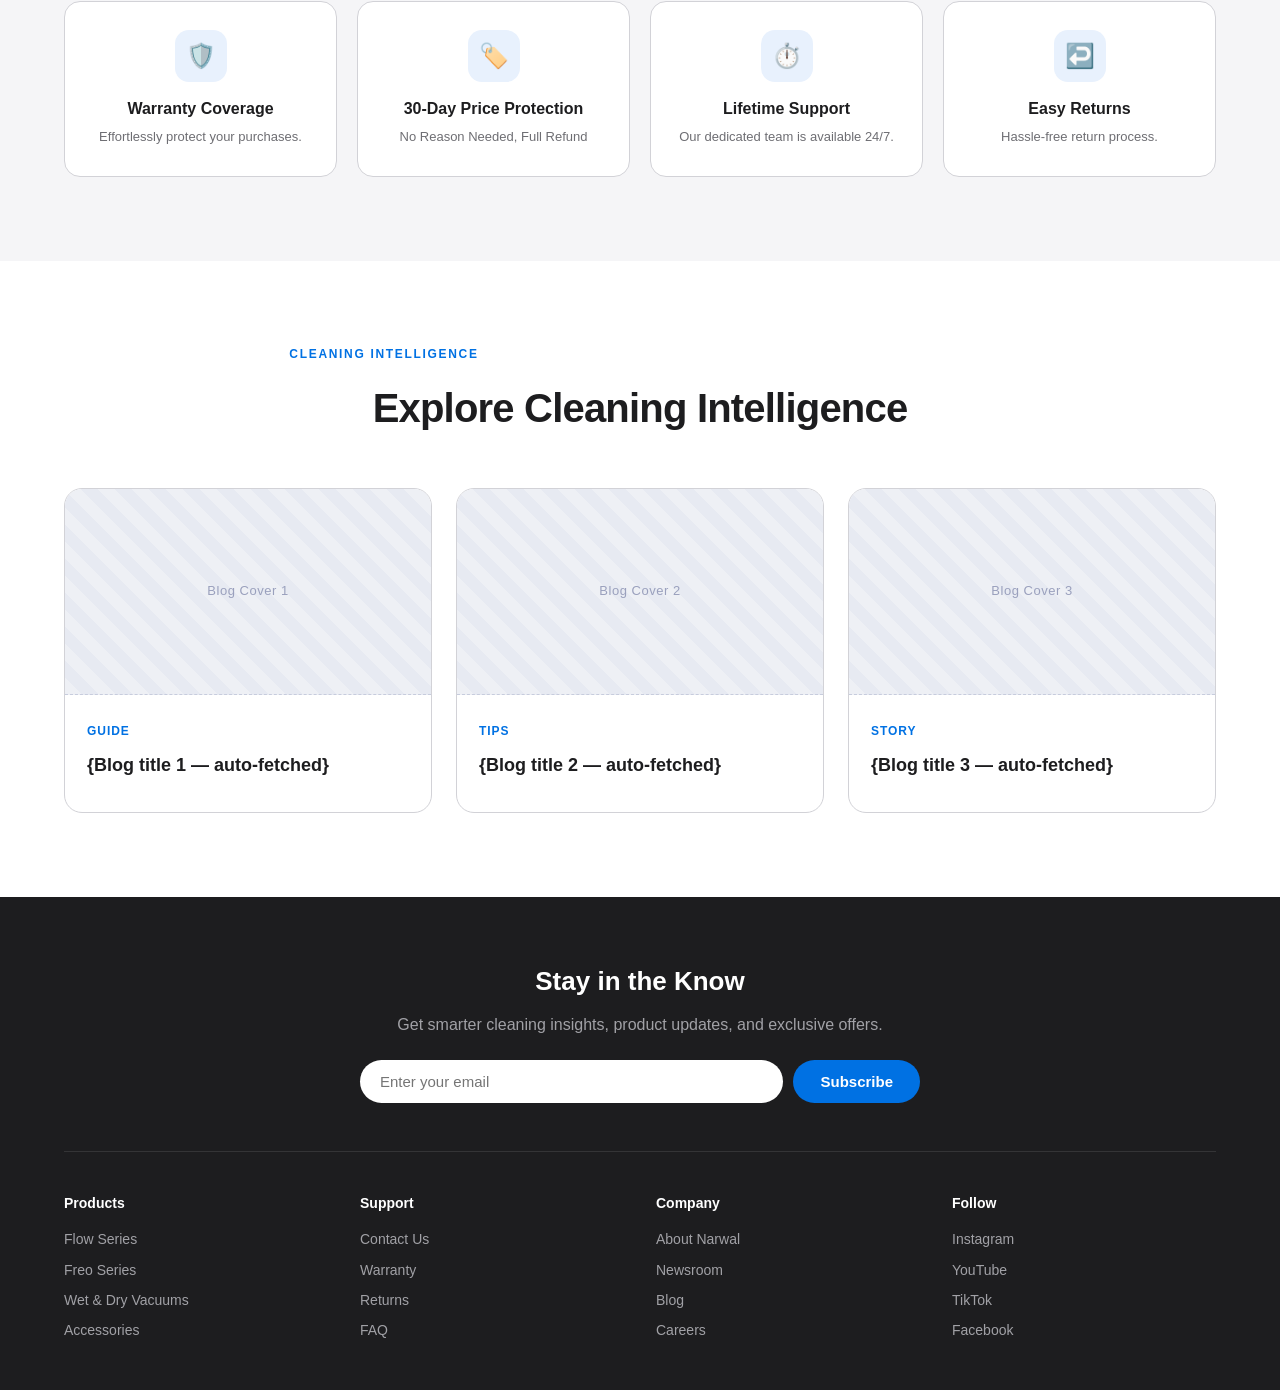
<file: narwal-home-demo.html>
<!DOCTYPE html>
<html lang="en">
<head>
<meta charset="UTF-8" />
<meta name="viewport" content="width=device-width, initial-scale=1.0" />
<title>Narwal · Homepage Redesign Demo</title>
<!-- 首页改版项目 Demo · 需求方：李力 · 上线：全球官网 -->
<style>
  :root {
    --ink: #1d1d1f;            /* Apple near-black */
    --ink-soft: #6e6e73;
    --ink-mute: #86868b;
    --line: #d2d2d7;
    --bg: #f5f5f7;             /* Apple light gray */
    --primary: #0071e3;        /* Apple blue 强调色 */
    --primary-dark: #0066cc;
    --primary-soft: #e8f1fd;
    --radius: 16px;
    --maxw: 1200px;
  }

  * { box-sizing: border-box; }

  html { scroll-behavior: smooth; }

  body {
    margin: 0;
    font-family: -apple-system, BlinkMacSystemFont, "Segoe UI",
      "PingFang SC", "Helvetica Neue", "Microsoft YaHei", Arial, sans-serif;
    color: var(--ink);
    background: #fff;
    line-height: 1.6;
    -webkit-font-smoothing: antialiased;
  }

  img { max-width: 100%; display: block; }

  .visually-hidden {
    position: absolute;
    width: 1px; height: 1px;
    padding: 0; margin: -1px;
    overflow: hidden;
    clip: rect(0 0 0 0);
    white-space: nowrap; border: 0;
  }

  .container {
    max-width: var(--maxw);
    margin: 0 auto;
    padding: 0 24px;
  }

  /* ====== 占位图（图片部分先跳过，用占位块） ====== */
  .ph {
    background:
      repeating-linear-gradient(45deg,#eef0f5,#eef0f5 12px,#e7eaf2 12px,#e7eaf2 24px);
    border: 1px dashed #c7ccdd;
    border-radius: var(--radius);
    display: flex;
    align-items: center;
    justify-content: center;
    color: #9aa0bd;
    font-size: 13px;
    letter-spacing: .04em;
    text-align: center;
    padding: 16px;
  }

  /* ====== 通用按钮 ====== */
  .btn {
    display: inline-flex;
    align-items: center;
    gap: 8px;
    padding: 12px 26px;
    border-radius: 999px;
    font-size: 15px;
    font-weight: 600;
    text-decoration: none;
    cursor: pointer;
    border: 1.5px solid transparent;
    transition: all .2s ease;
    white-space: nowrap;
  }
  .btn--primary { background: var(--primary); color: #fff; }
  .btn--primary:hover { background: var(--primary-dark); }
  .btn--ghost { background: #fff; color: var(--ink); border-color: var(--line); }
  .btn--ghost:hover { border-color: var(--primary); color: var(--primary); }
  .btn--sm { padding: 9px 18px; font-size: 14px; }

  /* ====== Section 通用标题 ====== */
  .section { padding: 84px 0; }
  .section--alt { background: var(--bg); }
  .sec-head { text-align: center; margin-bottom: 48px; }
  .sec-head .eyebrow {
    text-transform: uppercase;
    letter-spacing: .14em;
    font-size: 12px;
    color: var(--primary);
    font-weight: 700;
    margin: 0 0 12px;
  }
  .sec-head h2 {
    font-size: clamp(26px, 3.4vw, 40px);
    font-weight: 800;
    letter-spacing: -0.02em;
    margin: 0 0 12px;
  }
  .sec-head p {
    color: var(--ink-soft);
    max-width: 640px;
    margin: 0 auto;
    font-size: 16px;
  }

  /* ============ 0. 公告栏 ============ */
  .announce {
    background: var(--ink);
    color: #fff;
    text-align: center;
    font-size: 13.5px;
    padding: 10px 16px;
    letter-spacing: .02em;
  }
  .announce a { color: #6ea8fe; text-decoration: underline; }

  /* ============ 顶部导航（占位） ============ */
  .nav {
    position: sticky; top: 0; z-index: 50;
    background: rgba(255,255,255,.85);
    backdrop-filter: blur(12px);
    border-bottom: 1px solid var(--line);
  }
  .nav__inner {
    display: flex; align-items: center; justify-content: space-between;
    height: 64px;
  }
  .nav__logo { font-weight: 800; font-size: 20px; letter-spacing: -.02em; }
  .nav__logo span { color: var(--primary); }
  .nav__links { display: flex; gap: 28px; list-style: none; margin: 0; padding: 0; }
  .nav__links a { text-decoration: none; color: var(--ink-soft); font-size: 15px; font-weight: 500; }
  .nav__links a:hover { color: var(--primary); }

  /* ============ 1. 首屏 Hero ============ */
  .hero {
    position: relative;
    /* 灰白为主的冷调底色，参考 eufy banner */
    background: linear-gradient(165deg,#eef1f5 0%, #f6f8fb 45%, #fdfdfe 100%);
    overflow: hidden;
  }
  /* 电路板纹理（极淡，灰白基调） */
  .hero::before {
    content: "";
    position: absolute; inset: 0; z-index: 0;
    background-image: url("data:image/svg+xml;utf8,<svg xmlns='http://www.w3.org/2000/svg' width='240' height='240' viewBox='0 0 240 240'><g fill='none' stroke='%23c2cad6' stroke-width='1' opacity='0.5'><path d='M0 40h60v40h50v60'/><path d='M240 70h-70v50h-40v70'/><path d='M30 200v-50h80'/><path d='M200 240v-60h-40v-40h80'/><circle cx='110' cy='140' r='3' fill='%23c2cad6' stroke='none'/><circle cx='170' cy='120' r='3' fill='%23c2cad6' stroke='none'/><circle cx='60' cy='80' r='3' fill='%23c2cad6' stroke='none'/></g></svg>");
    background-size: 240px 240px;
    opacity: .55;
    pointer-events: none;
  }
  /* 中央聚光 */
  .hero::after {
    content: "";
    position: absolute; top: -10%; left: 50%; transform: translateX(-30%);
    width: 60%; height: 120%; z-index: 0;
    background: radial-gradient(ellipse at center, rgba(255,255,255,.95) 0%, rgba(255,255,255,0) 65%);
    pointer-events: none;
  }
  .hero__inner {
    position: relative; z-index: 1;
    display: grid;
    grid-template-columns: 1.05fr 1fr;
    gap: 40px;
    align-items: center;
    min-height: 560px;
    padding: 56px 0;
  }
  /* 右上角奖项角标 */
  .hero__award {
    position: absolute; top: 22px; right: 24px; z-index: 2;
    background: #aef0ec; color: var(--ink);
    border-radius: 10px; padding: 10px 14px;
    font-size: 12px; line-height: 1.25; font-weight: 700; text-align: left;
    box-shadow: 0 8px 24px -12px rgba(0,0,0,.25);
  }
  .hero__award b { font-size: 16px; display:block; }
  .hero__award small { font-weight: 600; opacity: .8; }
  .hero__badge {
    display: inline-block;
    background: var(--primary-soft);
    color: var(--primary-dark);
    font-size: 13px; font-weight: 700;
    padding: 6px 14px; border-radius: 999px;
    margin-bottom: 18px;
  }
  .hero__h1 {
    font-size: clamp(40px, 6vw, 72px);
    font-weight: 800;
    line-height: 1.02;
    letter-spacing: -0.03em;
    margin: 0 0 18px;
  }
  .hero__sub {
    font-size: clamp(18px, 2.2vw, 24px);
    color: var(--ink-soft);
    max-width: 460px;
    margin: 0 0 32px;
    font-weight: 500;
  }
  .hero__cta { display: flex; gap: 14px; flex-wrap: wrap; }
  .hero__visual { position: relative; }
  .hero__stage { position: relative; aspect-ratio: 4/3; overflow: hidden; border-radius: var(--radius); }
  /* 用 CSS 裁切：object-position 偏右，只露出右侧产品主体，左侧烧录文案被裁掉 */
  .hero__stage img {
    position: absolute; inset: 0;
    width: 100%; height: 100%;
    object-fit: cover; object-position: center;
  }
  .hero__stage .ph-fallback {
    position: absolute; inset: 0;
    background:
      repeating-linear-gradient(45deg,#eef0f5,#eef0f5 12px,#e7eaf2 12px,#e7eaf2 24px);
    border: 1px dashed #c7ccdd; border-radius: var(--radius);
    display: flex; align-items: center; justify-content: center;
    color: #9aa0ad; font-size: 13px; text-align: center; padding: 16px;
  }

  /* 轮播指示点 */
  .hero__dots { display: flex; gap: 8px; margin-top: 22px; }
  .hero__dots button {
    width: 26px; height: 5px; border-radius: 99px; border: 0;
    background: #d2d2d7; cursor: pointer; padding: 0;
  }
  .hero__dots button[aria-current="true"] { background: var(--primary); }
  .hero__tag-row { display: flex; gap: 8px; margin-bottom: 14px; flex-wrap: wrap; }
  .pill {
    font-size: 12px; font-weight: 600; padding: 5px 12px; border-radius: 999px;
    background: #fff; border: 1px solid var(--line); color: var(--ink-soft);
  }

  /* ============ 2. 品牌信任数据 ============ */
  .trust {
    background: linear-gradient(90deg,#1d1d1f,#2c2c2e);
    color: #fff;
    padding: 36px 0;
    overflow: hidden;
  }
  .trust__track {
    display: flex;
    gap: 64px;
    width: max-content;
    animation: marquee 32s linear infinite;
  }
  .trust:hover .trust__track { animation-play-state: paused; }
  @keyframes marquee { to { transform: translateX(-50%); } }
  .trust__item { text-align: center; min-width: 160px; }
  .trust__num {
    font-size: 34px; font-weight: 800;
    letter-spacing: -.02em;
    background: linear-gradient(90deg,#fff,#cfe5ff);
    -webkit-background-clip: text; background-clip: text; color: transparent;
  }
  .trust__label { font-size: 13px; color: #b0b0b8; margin-top: 4px; }

  /* ============ 3. 产品系列区 ============ */
  .tabs { display: flex; justify-content: center; gap: 10px; margin-bottom: 40px; flex-wrap: wrap; }
  .tab {
    border: 1px solid var(--line); background: #fff;
    padding: 10px 22px; border-radius: 999px;
    font-size: 15px; font-weight: 600; color: var(--ink-soft);
    cursor: pointer; transition: all .2s;
  }
  .tab[aria-selected="true"] { background: var(--ink); color: #fff; border-color: var(--ink); }

  /* 横向轮播轨道：可滑动，右侧露出半张卡 */
  .product-rail {
    display: flex;
    gap: 20px;
    overflow-x: auto;
    scroll-snap-type: x mandatory;
    padding: 6px 4px 22px;
    scrollbar-width: thin;
    -webkit-overflow-scrolling: touch;
  }
  .product-rail::-webkit-scrollbar { height: 6px; }
  .product-rail::-webkit-scrollbar-thumb { background: #d2d2d7; border-radius: 99px; }
  .panel[hidden] { display: none; }
  .pcard {
    flex: 0 0 300px;
    scroll-snap-align: start;
    border-radius: 20px;
    padding: 24px 22px;
    background: #fff;
    display: flex; flex-direction: column;
    box-shadow: 0 1px 3px rgba(0,0,0,.06);
    transition: box-shadow .25s, transform .25s;
  }
  .pcard:hover { box-shadow: 0 18px 40px -22px rgba(0,0,0,.22); transform: translateY(-4px); }
  .pcard__tag {
    align-self: flex-start;
    font-size: 11px; font-weight: 700; letter-spacing: .06em; text-transform: uppercase;
    color: var(--primary); margin-bottom: 6px;
  }
  .pcard__tag--seller { color:#c97a13; }
  .pcard__tag--value  { color:#1e8e5a; }
  .pcard__name { font-size: 22px; font-weight: 700; margin: 0 0 16px; letter-spacing: -.01em; }
  .pcard__img { aspect-ratio: 4/3; margin-bottom: 14px; }
  .pcard__img img { width: 100%; height: 100%; object-fit: contain; }
  /* 色板圆点 */
  .pcard__swatches { display: flex; gap: 7px; justify-content: center; margin-bottom: 18px; }
  .pcard__swatches i {
    width: 12px; height: 12px; border-radius: 50%;
    border: 1px solid rgba(0,0,0,.12); display: inline-block;
  }
  .pcard__usp { list-style: none; padding: 0; margin: 0 0 18px; }
  .pcard__usp li {
    font-size: 13.5px; color: var(--ink-soft);
    padding-left: 20px; position: relative; margin-bottom: 6px;
  }
  .pcard__usp li::before {
    content: ""; position: absolute; left: 0; top: 7px;
    width: 7px; height: 7px; border-radius: 50%; background: var(--primary);
  }
  /* Apple 风价格：From + 价格 + /mo. */
  .pcard__price { margin: auto 0 16px; font-size: 13px; color: var(--ink-soft); }
  .pcard__price .now { font-size: 15px; font-weight: 600; color: var(--ink); }
  .pcard__price .was { text-decoration: line-through; color: var(--ink-mute); margin-left: 6px; }
  /* 底部：Learn more 链接 + 蓝色 Buy 胶囊 */
  .pcard__cta { display: flex; align-items: center; justify-content: space-between; }
  .pcard__cta .learn { color: var(--primary); font-weight: 600; font-size: 14px; text-decoration: none; }
  .pcard__cta .learn:hover { text-decoration: underline; }
  .pcard__cta .buy {
    background: var(--primary); color: #fff;
    border-radius: 999px; padding: 8px 20px;
    font-size: 14px; font-weight: 600; text-decoration: none;
  }
  .pcard__cta .buy:hover { background: var(--primary-dark); }

  /* ============ 4. 配件区 ============ */
  .acc-grid { display: grid; grid-template-columns: 1fr 1fr; gap: 24px; }
  .acc-card {
    border-radius: 20px;
    background: var(--bg);
    padding: 40px;
    display: flex; flex-direction: column; align-items: flex-start;
    min-height: 320px;
    justify-content: space-between;
  }
  .acc-card__img { width: 100%; aspect-ratio: 16/9; margin-bottom: 24px; }
  .acc-card h3 { font-size: 24px; margin: 0 0 16px; }

  /* ============ 5. 使用场景 ============ */
  .scene-grid {
    display: grid;
    grid-template-columns: repeat(3, 1fr);
    gap: 20px;
  }
  .scene {
    position: relative;
    border-radius: 20px;
    overflow: hidden;
    min-height: 300px;
    color: #fff;
    display: flex; flex-direction: column; justify-content: flex-end;
    padding: 28px;
    background: linear-gradient(180deg, rgba(0,0,0,.12), rgba(0,0,0,.82));
  }
  .scene::before {
    content: ""; position: absolute; inset: 0; z-index: -1;
    background: repeating-linear-gradient(45deg,#3a3a3c,#3a3a3c 12px,#48484a 12px,#48484a 24px);
  }
  .scene__emoji { font-size: 30px; }
  .scene h3 { font-size: 22px; margin: 12px 0 8px; font-weight: 800; }
  .scene p { font-size: 14px; color: #e8e8ed; margin: 0 0 16px; }
  .scene a { color: #fff; font-weight: 700; text-decoration: none; font-size: 14px; }
  .scene a:hover { text-decoration: underline; }

  /* ============ 6. Innovation 技术区 ============ */
  .innov {
    background: radial-gradient(circle at 30% 20%, #2c2c2e, #1d1d1f 70%);
    color: #fff;
  }
  .innov .sec-head h2 { color: #fff; }
  .innov .sec-head .eyebrow { color: #6ea8fe; }
  .innov-grid { display: grid; grid-template-columns: repeat(4,1fr); gap: 20px; }
  .innov-card {
    border: 1px solid rgba(255,255,255,.12);
    border-radius: 18px;
    padding: 24px;
    background: rgba(255,255,255,.04);
    backdrop-filter: blur(6px);
  }
  .innov-card .idx { color: #2997ff; font-weight: 800; font-size: 14px; }
  .innov-card h3 { font-size: 18px; margin: 14px 0 8px; }
  .innov-card p { font-size: 13px; color: #aeaeb2; margin: 0; }
  .innov__media { margin-top: 40px; aspect-ratio: 21/9; background:rgba(255,255,255,.04); border:1px dashed rgba(255,255,255,.2); color:#86c2ff; }

  /* ============ 7. Awards ticker ============ */
  .awards { overflow: hidden; }
  .ticker {
    display: flex; gap: 48px; width: max-content;
    animation: marquee 40s linear infinite;
  }
  .awards:hover .ticker { animation-play-state: paused; }
  .quote {
    border-left: 3px solid var(--primary);
    padding: 8px 0 8px 18px;
    max-width: 420px;
    font-size: 16px; font-style: italic; color: var(--ink-soft);
  }
  .quote cite { display: block; font-style: normal; font-weight: 700; color: var(--ink); margin-top: 6px; font-size: 13px; }

  /* ============ 8. 用户之声 ============ */
  .ugc-grid { display: grid; grid-template-columns: repeat(4,1fr); gap: 16px; }
  .ugc { aspect-ratio: 9/16; position: relative; }
  .ugc .play {
    position: absolute; inset: 0; margin: auto;
    width: 48px; height: 48px; border-radius: 50%;
    background: rgba(255,255,255,.85); color: var(--primary);
    display: flex; align-items: center; justify-content: center; font-size: 18px;
  }

  /* ============ 9. 购买保障 ============ */
  .adv-grid { display: grid; grid-template-columns: repeat(4,1fr); gap: 20px; }
  .adv {
    text-align: center; padding: 28px 18px;
    border: 1px solid var(--line); border-radius: 16px; background:#fff;
  }
  .adv__icon {
    width: 52px; height: 52px; border-radius: 14px; margin: 0 auto 14px;
    background: var(--primary-soft); color: var(--primary-dark);
    display:flex; align-items:center; justify-content:center; font-size:24px;
  }
  .adv h3 { font-size: 16px; margin: 0 0 6px; }
  .adv p { font-size: 13px; color: var(--ink-soft); margin: 0; }

  /* ============ 10. Blog ============ */
  .blog-grid { display: grid; grid-template-columns: repeat(3,1fr); gap: 24px; }
  .blog-card { border:1px solid var(--line); border-radius:18px; overflow:hidden; background:#fff; }
  .blog-card .ph { border-radius:0; border:0; border-bottom:1px dashed #c7ccdd; aspect-ratio:16/9; }
  .blog-card__body { padding: 22px; }
  .blog-card__body span { font-size:12px; color:var(--primary); font-weight:700; text-transform:uppercase; letter-spacing:.08em; }
  .blog-card__body h3 { font-size:18px; margin:8px 0 10px; }
  .blog-card__body a { color:var(--ink); text-decoration:none; }
  .blog-card__body a:hover { color:var(--primary); }

  /* ============ Footer + 邮箱订阅 ============ */
  .footer { background: var(--ink); color:#d2d2d7; padding: 64px 0 40px; }
  .subscribe { text-align:center; max-width:560px; margin:0 auto 48px; }
  .subscribe h2 { color:#fff; font-size:26px; margin:0 0 10px; }
  .subscribe p { margin:0 0 22px; color:#a1a1a6; }
  .subscribe__form { display:flex; gap:10px; }
  .subscribe__form input {
    flex:1; border:0; border-radius:999px; padding:13px 20px; font-size:15px;
  }
  .footer__cols {
    display:grid; grid-template-columns: repeat(4,1fr); gap:32px;
    border-top:1px solid rgba(255,255,255,.1); padding-top:40px; font-size:14px;
  }
  .footer__cols h4 { color:#fff; font-size:14px; margin:0 0 14px; }
  .footer__cols ul { list-style:none; padding:0; margin:0; }
  .footer__cols li { margin-bottom:8px; }
  .footer__cols a { color:#a1a1a6; text-decoration:none; }
  .footer__cols a:hover { color:#fff; }

  /* ============ 响应式 ============ */
  @media (max-width: 960px) {
    .hero__inner { grid-template-columns: 1fr; }
    .product-grid, .innov-grid, .ugc-grid, .adv-grid, .blog-grid { grid-template-columns: repeat(2,1fr); }
    .scene-grid { grid-template-columns: 1fr 1fr; }
    .nav__links { display:none; }
  }
  @media (max-width: 560px) {
    .product-grid, .acc-grid, .innov-grid, .ugc-grid, .adv-grid, .blog-grid, .scene-grid { grid-template-columns: 1fr; }
    .subscribe__form { flex-direction: column; }
    .footer__cols { grid-template-columns: 1fr 1fr; }
  }
</style>
</head>
<body>

  <!-- SEO：页面无显性 H1，使用 Visually Hidden H1 -->
  <h1 class="visually-hidden">Narwal Robot Vacuums and Mops for Smarter Home Cleaning</h1>

  <!-- ============ 0. 公告栏（同步 banner） ============ -->
  <div class="announce">
    🎉 Summer Sale is live — Save up to $400 on Flow 2 &amp; X30 ·
    <a href="#products">Shop Now</a>
  </div>

  <!-- ============ 顶部导航 ============ -->
  <header class="nav">
    <div class="container nav__inner">
      <div class="nav__logo">Narwal<span>.</span></div>
      <nav>
        <ul class="nav__links">
          <li><a href="#products">Products</a></li>
          <li><a href="#scenes">Scenarios</a></li>
          <li><a href="#innovation">Technology</a></li>
          <li><a href="#blog">Blog</a></li>
          <li><a href="#support">Support</a></li>
        </ul>
      </nav>
      <a href="#products" class="btn btn--primary btn--sm">Buy Now</a>
    </div>
  </header>

  <!-- ============ 1. 首屏 Hero ============ -->
  <section class="hero" id="hero" aria-label="Hero">
    <div class="hero__award">
      <small>AWARD</small>
      <b>Innovation</b>
      Winner 2025
    </div>
    <div class="container hero__inner">
      <div class="hero__copy">
        <span class="hero__badge">New · Flagship</span>
        <p class="hero__h1">Narwal Flow 2</p>
        <p class="hero__sub">Flagship Clean, Reimagined in White Intelligence.</p>
        <div class="hero__cta">
          <a href="#products" class="btn btn--primary">Buy Now</a>
          <a href="#innovation" class="btn btn--ghost">Watch Video</a>
        </div>
        <div class="hero__dots" role="tablist" aria-label="Hero slides">
          <button aria-current="true" aria-label="Flow 2"></button>
          <button aria-label="X30 Flagship"></button>
          <button aria-label="AX15"></button>
          <button aria-label="AX26"></button>
          <button aria-label="Promo"></button>
        </div>
      </div>
      <div class="hero__visual">
        <div class="hero__tag-row">
          <span class="pill">Flow 2 · 主推</span>
          <span class="pill">X30 · 高端背书</span>
          <span class="pill">AX15 / AX26 · 热销</span>
        </div>
        <!-- 图片落到 images/hero-banner.png 即自动显示；img 加载失败时显示占位 -->
        <div class="hero__stage">
          <div class="ph-fallback">产品主视觉<br />[ 待 images/hero-banner.png · 左侧文案由 CSS 自动裁切 ]</div>
          <img src="images/hero-banner.png" alt="Narwal Flow 2"
               onerror="this.style.display='none'" />
        </div>
      </div>
    </div>
  </section>

  <!-- ============ 2. 品牌信任数据 ============ -->
  <section class="trust" aria-label="Brand trust data">
    <div class="trust__track" id="trustTrack">
      <!-- 一组数据，JS 复制一份实现无缝滚动 + count-up -->
      <div class="trust__item"><div class="trust__num" data-count="30">30+</div><div class="trust__label">Countries &amp; Regions</div></div>
      <div class="trust__item"><div class="trust__num" data-count="4.5">4.5M+</div><div class="trust__label">Global Users</div></div>
      <div class="trust__item"><div class="trust__num" data-count="1200">1,200+</div><div class="trust__label">Patents</div></div>
      <div class="trust__item"><div class="trust__num" data-count="10">10</div><div class="trust__label">Years of Innovation</div></div>
      <div class="trust__item"><div class="trust__num">10M+ m²</div><div class="trust__label">Manufacturing Base</div></div>
      <div class="trust__item"><div class="trust__num" data-count="2000">2,000+</div><div class="trust__label">Global Workforce</div></div>
      <div class="trust__item"><div class="trust__num" data-count="500">500+</div><div class="trust__label">Service Stations</div></div>
    </div>
  </section>

  <!-- ============ 3. 产品系列区 ============ -->
  <section class="section section--alt" id="products">
    <div class="container">
      <div class="sec-head">
        <p class="eyebrow">Product System</p>
        <h2>Find Your Perfect Cleaning System</h2>
        <p>Not a catalogue — an intelligent cleaning system, built around the way you live.</p>
      </div>

      <div class="tabs" role="tablist" aria-label="Product series">
        <button class="tab" role="tab" aria-selected="true" data-panel="flow">Flow Series</button>
        <button class="tab" role="tab" aria-selected="false" data-panel="freo">Freo Series</button>
        <button class="tab" role="tab" aria-selected="false" data-panel="wetdry">Wet &amp; Dry Vacuums</button>
      </div>

      <!-- Flow Series -->
      <div class="panel" data-panel="flow">
        <div class="product-rail">
          <article class="pcard">
            <span class="pcard__tag">Flagship</span>
            <h3 class="pcard__name">Flow 2</h3>
            <div class="pcard__img"><img src="images/narwal-flow2.webp" alt="Flow 2" /></div>
            <div class="pcard__swatches"><i style="background:#f2f2f2"></i><i style="background:#c9ccd1"></i><i style="background:#1d1d1f"></i></div>
            <ul class="pcard__usp">
              <li>AI Smart Mapping 2.0</li>
              <li>Fully Automated Cleaning Station</li>
              <li>Ultra-Quiet Deep Cleaning System</li>
            </ul>
            <div class="pcard__price">From <span class="now">$1,299</span> <span class="was">$1,499</span> · or $108/mo.</div>
            <div class="pcard__cta">
              <a href="#" class="learn">Learn more ›</a>
              <a href="#" class="buy">Buy</a>
            </div>
          </article>

          <article class="pcard">
            <span class="pcard__tag pcard__tag--seller">Best Seller</span>
            <h3 class="pcard__name">Flow</h3>
            <div class="pcard__img"><img src="images/narwal-flow.webp" alt="Flow" /></div>
            <div class="pcard__swatches"><i style="background:#f2f2f2"></i><i style="background:#1d1d1f"></i></div>
            <ul class="pcard__usp">
              <li>Smart Mapping</li>
              <li>Auto Cleaning Station</li>
              <li>Deep Clean Mode</li>
            </ul>
            <div class="pcard__price">From <span class="now">$999</span> <span class="was">$1,199</span> · or $83/mo.</div>
            <div class="pcard__cta">
              <a href="#" class="learn">Learn more ›</a>
              <a href="#" class="buy">Buy</a>
            </div>
          </article>

          <article class="pcard">
            <span class="pcard__tag pcard__tag--value">Best Value</span>
            <h3 class="pcard__name">X30</h3>
            <div class="pcard__img ph">X30</div>
            <div class="pcard__swatches"><i style="background:#f2f2f2"></i><i style="background:#c9ccd1"></i></div>
            <ul class="pcard__usp">
              <li>Dual-Spinning Mop System</li>
              <li>Auto Mop Lifting</li>
              <li>Self-Cleaning Base</li>
            </ul>
            <div class="pcard__price">From <span class="now">$899</span> <span class="was">$1,099</span> · or $75/mo.</div>
            <div class="pcard__cta">
              <a href="#" class="learn">Learn more ›</a>
              <a href="#" class="buy">Buy</a>
            </div>
          </article>

          <article class="pcard">
            <span class="pcard__tag pcard__tag--value">Best Value</span>
            <h3 class="pcard__name">AX15</h3>
            <div class="pcard__img ph">AX15</div>
            <div class="pcard__swatches"><i style="background:#f2f2f2"></i><i style="background:#1d1d1f"></i></div>
            <ul class="pcard__usp">
              <li>Powerful Suction</li>
              <li>Smart Obstacle Avoidance</li>
              <li>Compact Auto-Empty Dock</li>
            </ul>
            <div class="pcard__price">From <span class="now">$549</span> <span class="was">$699</span> · or $46/mo.</div>
            <div class="pcard__cta">
              <a href="#" class="learn">Learn more ›</a>
              <a href="#" class="buy">Buy</a>
            </div>
          </article>
        </div>
      </div>

      <!-- Freo Series -->
      <div class="panel" data-panel="freo" hidden>
        <div class="product-rail">
          <article class="pcard">
            <span class="pcard__tag">Flagship</span>
            <h3 class="pcard__name">Freo Z Ultra</h3>
            <div class="pcard__img"><img src="images/narwal-freo-z-ultra.png" alt="Freo Z Ultra" /></div>
            <div class="pcard__swatches"><i style="background:#f2f2f2"></i><i style="background:#1d1d1f"></i><i style="background:#c9ccd1"></i></div>
            <ul class="pcard__usp">
              <li>Dual AI Chips</li>
              <li>Edge-to-Edge Mopping</li>
              <li>Hot Water Self-Wash</li>
            </ul>
            <div class="pcard__price">From <span class="now">$1,399</span> <span class="was">$1,599</span> · or $117/mo.</div>
            <div class="pcard__cta">
              <a href="#" class="learn">Learn more ›</a>
              <a href="#" class="buy">Buy</a>
            </div>
          </article>
          <article class="pcard">
            <span class="pcard__tag pcard__tag--seller">Best Seller</span>
            <h3 class="pcard__name">Freo X Ultra</h3>
            <div class="pcard__img"><img src="images/narwal-freo-x-ultra.png" alt="Freo X Ultra" /></div>
            <div class="pcard__swatches"><i style="background:#f2f2f2"></i><i style="background:#1d1d1f"></i></div>
            <ul class="pcard__usp">
              <li>Zero-Tangle Brush</li>
              <li>Auto Detergent Dosing</li>
              <li>DirtSense Cleaning</li>
            </ul>
            <div class="pcard__price">From <span class="now">$1,199</span> <span class="was">$1,399</span> · or $100/mo.</div>
            <div class="pcard__cta">
              <a href="#" class="learn">Learn more ›</a>
              <a href="#" class="buy">Buy</a>
            </div>
          </article>
          <article class="pcard">
            <span class="pcard__tag pcard__tag--seller">Best Seller</span>
            <h3 class="pcard__name">Freo Z10 Ultra</h3>
            <div class="pcard__img"><img src="images/narwal-freo-z10-ultra.png" alt="Freo Z10 Ultra" /></div>
            <div class="pcard__swatches"><i style="background:#f2f2f2"></i><i style="background:#c9ccd1"></i></div>
            <ul class="pcard__usp">
              <li>AI Dirt Detection</li>
              <li>Auto Mop Wash &amp; Dry</li>
              <li>Smart Navigation</li>
            </ul>
            <div class="pcard__price">From <span class="now">$1,099</span> <span class="was">$1,299</span> · or $92/mo.</div>
            <div class="pcard__cta">
              <a href="#" class="learn">Learn more ›</a>
              <a href="#" class="buy">Buy</a>
            </div>
          </article>
          <article class="pcard">
            <span class="pcard__tag pcard__tag--value">Best Value</span>
            <h3 class="pcard__name">Freo X10 Pro</h3>
            <div class="pcard__img"><img src="images/narwal-freo-x10-pro.png" alt="Freo X10 Pro" /></div>
            <div class="pcard__swatches"><i style="background:#f2f2f2"></i><i style="background:#1d1d1f"></i></div>
            <ul class="pcard__usp">
              <li>Compact Auto Station</li>
              <li>Strong Mopping Pressure</li>
              <li>Quiet Operation</li>
            </ul>
            <div class="pcard__price">From <span class="now">$899</span> <span class="was">$1,099</span> · or $75/mo.</div>
            <div class="pcard__cta">
              <a href="#" class="learn">Learn more ›</a>
              <a href="#" class="buy">Buy</a>
            </div>
          </article>
          <article class="pcard">
            <span class="pcard__tag pcard__tag--value">Best Value</span>
            <h3 class="pcard__name">Freo Pro</h3>
            <div class="pcard__img"><img src="images/narwal-freo-pro.png" alt="Freo Pro" /></div>
            <div class="pcard__swatches"><i style="background:#f2f2f2"></i><i style="background:#c9ccd1"></i></div>
            <ul class="pcard__usp">
              <li>Smart Mapping</li>
              <li>Auto-Empty &amp; Wash</li>
              <li>Quiet Mode</li>
            </ul>
            <div class="pcard__price">From <span class="now">$699</span> <span class="was">$899</span> · or $58/mo.</div>
            <div class="pcard__cta">
              <a href="#" class="learn">Learn more ›</a>
              <a href="#" class="buy">Buy</a>
            </div>
          </article>
        </div>
      </div>

      <!-- Wet & Dry -->
      <div class="panel" data-panel="wetdry" hidden>
        <div class="product-rail">
          <article class="pcard">
            <span class="pcard__tag pcard__tag--seller">Best Seller</span>
            <h3 class="pcard__name">Freo S</h3>
            <div class="pcard__img"><img src="images/narwal-freo-s.png" alt="Freo S" /></div>
            <div class="pcard__swatches"><i style="background:#f2f2f2"></i><i style="background:#1d1d1f"></i></div>
            <ul class="pcard__usp">
              <li>Edge-Hugging Roller</li>
              <li>Self-Cleaning &amp; Drying</li>
              <li>Lightweight Design</li>
            </ul>
            <div class="pcard__price">From <span class="now">$399</span> <span class="was">$499</span> · or $33/mo.</div>
            <div class="pcard__cta">
              <a href="#" class="learn">Learn more ›</a>
              <a href="#" class="buy">Buy</a>
            </div>
          </article>
          <article class="pcard">
            <span class="pcard__tag pcard__tag--value">Best Value</span>
            <h3 class="pcard__name">S10</h3>
            <div class="pcard__img ph">S10</div>
            <div class="pcard__swatches"><i style="background:#f2f2f2"></i><i style="background:#c9ccd1"></i></div>
            <ul class="pcard__usp">
              <li>Strong Suction</li>
              <li>One-Touch Clean</li>
              <li>Long Battery Life</li>
            </ul>
            <div class="pcard__price">From <span class="now">$279</span> <span class="was">$349</span> · or $23/mo.</div>
            <div class="pcard__cta">
              <a href="#" class="learn">Learn more ›</a>
              <a href="#" class="buy">Buy</a>
            </div>
          </article>
        </div>
      </div>
    </div>
  </section>

  <!-- ============ 4. 配件区 ============ -->
  <section class="section">
    <div class="container">
      <div class="sec-head">
        <p class="eyebrow">Accessories</p>
        <h2>Accessories That Complete Your System</h2>
      </div>
      <div class="acc-grid">
        <div class="acc-card">
          <div class="ph acc-card__img">Flow Accessories</div>
          <div>
            <h3>Flow Accessories</h3>
            <a href="#" class="btn btn--ghost btn--sm">Learn More →</a>
          </div>
        </div>
        <div class="acc-card">
          <div class="ph acc-card__img">Freo Accessories</div>
          <div>
            <h3>Freo Accessories</h3>
            <a href="#" class="btn btn--ghost btn--sm">Learn More →</a>
          </div>
        </div>
      </div>
    </div>
  </section>

  <!-- ============ 5. 使用场景 ============ -->
  <section class="section" id="scenes">
    <div class="container">
      <div class="sec-head">
        <p class="eyebrow">Usage Scenarios</p>
        <h2>Usage Scenarios</h2>
        <p>Designed for the way you live, move, and mess.</p>
      </div>
      <div class="scene-grid">
        <article class="scene">
          <div class="scene__emoji">🐾</div>
          <h3>Pet hair doesn’t stand a chance.</h3>
          <p>Fur, dander, and daily mess—cleaned before you even notice.</p>
          <a href="#">Learn More ›</a>
        </article>
        <article class="scene">
          <div class="scene__emoji">🏡</div>
          <h3>More space, less effort.</h3>
          <p>From room to room—without lifting a finger.</p>
          <a href="#">Learn More ›</a>
        </article>
        <article class="scene">
          <div class="scene__emoji">✨</div>
          <h3>A shine you can see. A clean you can feel.</h3>
          <p>Every step feels freshly cleaned.</p>
          <a href="#">Learn More ›</a>
        </article>
        <article class="scene">
          <div class="scene__emoji">🧶</div>
          <h3>Deep clean that reaches what you can’t see.</h3>
          <p>Not just surface clean—fiber-level purity.</p>
          <a href="#">Learn More ›</a>
        </article>
        <article class="scene">
          <div class="scene__emoji">🏢</div>
          <h3>One home. Every level covered.</h3>
          <p>Your home has layers. Your cleaning should too.</p>
          <a href="#">Learn More ›</a>
        </article>
      </div>
    </div>
  </section>

  <!-- ============ 6. Innovation 技术区 ============ -->
  <section class="section innov" id="innovation">
    <div class="container">
      <div class="sec-head">
        <p class="eyebrow">Innovation</p>
        <h2>Engineering the Future of Intelligent Cleaning</h2>
      </div>
      <div class="innov-grid">
        <div class="innov-card">
          <span class="idx">01</span>
          <h3>Intelligent Mapping AI</h3>
          <p>Real-time mapping that understands every corner of your home.</p>
        </div>
        <div class="innov-card">
          <span class="idx">02</span>
          <h3>Deep Cleaning Power System</h3>
          <p>Maximum suction and pressure for a floor-deep clean.</p>
        </div>
        <div class="innov-card">
          <span class="idx">03</span>
          <h3>Hands-Free Maintenance Ecosystem</h3>
          <p>Self-washing, self-drying, self-emptying — fully automated.</p>
        </div>
        <div class="innov-card">
          <span class="idx">04</span>
          <h3>EdgeReach™ Precision Cleaning</h3>
          <p>Extends to capture dust along every wall and corner.</p>
        </div>
      </div>
      <div class="ph innov__media">技术演示视频 / HUD 科技感动效（粒子流动 · 扫描线）<br />[ 视频待补 ]</div>
    </div>
  </section>

  <!-- ============ 7. Awards & Recognition ============ -->
  <section class="section awards section--alt" aria-label="Awards">
    <div class="container sec-head" style="margin-bottom:36px;">
      <p class="eyebrow">Awards &amp; Recognition</p>
      <h2>Trusted by Experts Worldwide</h2>
    </div>
    <div class="ticker" id="awardTicker">
      <blockquote class="quote">“Narwal redefines autonomous cleaning with unmatched precision.”<cite>— Tech Review</cite></blockquote>
      <blockquote class="quote">“A genuine leap in hands-free home cleaning.”<cite>— Gadget Weekly</cite></blockquote>
      <blockquote class="quote">“The smartest cleaning system we tested this year.”<cite>— Home Tech Lab</cite></blockquote>
      <blockquote class="quote">“Premium engineering meets everyday convenience.”<cite>— The Verge*</cite></blockquote>
    </div>
  </section>

  <!-- ============ 8. 用户之声 ============ -->
  <section class="section" id="voices">
    <div class="container">
      <div class="sec-head">
        <p class="eyebrow">Social Proof</p>
        <h2>Real Homes. Real Results.</h2>
        <p>“It changed how I clean forever.”</p>
      </div>
      <div class="ugc-grid">
        <div class="ph ugc"><span>UGC 01</span><div class="play">▶</div></div>
        <div class="ph ugc"><span>UGC 02</span><div class="play">▶</div></div>
        <div class="ph ugc"><span>KOL 03</span><div class="play">▶</div></div>
        <div class="ph ugc"><span>UGC 04</span><div class="play">▶</div></div>
      </div>
    </div>
  </section>

  <!-- ============ 9. 购买保障 ============ -->
  <section class="section section--alt" id="support">
    <div class="container">
      <div class="sec-head">
        <p class="eyebrow">Trust Layer</p>
        <h2>Exclusive Advantages</h2>
      </div>
      <div class="adv-grid">
        <div class="adv"><div class="adv__icon">✅</div><h3>Authenticity Guarantee</h3><p>100% Genuine, Quality Assured</p></div>
        <div class="adv"><div class="adv__icon">🔒</div><h3>Secure Payment</h3><p>Supports Multiple Payment Methods</p></div>
        <div class="adv"><div class="adv__icon">💳</div><h3>Buy Now Pay Later</h3><p>Flexible Installment Plans Available</p></div>
        <div class="adv"><div class="adv__icon">🚚</div><h3>Fast &amp; Free Shipping</h3><p>Receive your orders fast with complimentary shipping.</p></div>
        <div class="adv"><div class="adv__icon">🛡️</div><h3>Warranty Coverage</h3><p>Effortlessly protect your purchases.</p></div>
        <div class="adv"><div class="adv__icon">🏷️</div><h3>30-Day Price Protection</h3><p>No Reason Needed, Full Refund</p></div>
        <div class="adv"><div class="adv__icon">⏱️</div><h3>Lifetime Support</h3><p>Our dedicated team is available 24/7.</p></div>
        <div class="adv"><div class="adv__icon">↩️</div><h3>Easy Returns</h3><p>Hassle-free return process.</p></div>
      </div>
    </div>
  </section>

  <!-- ============ 10. Blog 内容区 ============ -->
  <section class="section" id="blog">
    <div class="container">
      <div class="sec-head">
        <p class="eyebrow">Cleaning Intelligence</p>
        <h2>Explore Cleaning Intelligence</h2>
      </div>
      <div class="blog-grid">
        <article class="blog-card">
          <div class="ph">Blog Cover 1</div>
          <div class="blog-card__body">
            <span>Guide</span>
            <h3><a href="#">{Blog title 1 — auto-fetched}</a></h3>
          </div>
        </article>
        <article class="blog-card">
          <div class="ph">Blog Cover 2</div>
          <div class="blog-card__body">
            <span>Tips</span>
            <h3><a href="#">{Blog title 2 — auto-fetched}</a></h3>
          </div>
        </article>
        <article class="blog-card">
          <div class="ph">Blog Cover 3</div>
          <div class="blog-card__body">
            <span>Story</span>
            <h3><a href="#">{Blog title 3 — auto-fetched}</a></h3>
          </div>
        </article>
      </div>
    </div>
  </section>

  <!-- ============ 11. Footer + 邮箱订阅 ============ -->
  <footer class="footer">
    <div class="container">
      <div class="subscribe">
        <h2>Stay in the Know</h2>
        <p>Get smarter cleaning insights, product updates, and exclusive offers.</p>
        <form class="subscribe__form" onsubmit="return false;">
          <input type="email" placeholder="Enter your email" aria-label="Email" />
          <button class="btn btn--primary" type="submit">Subscribe</button>
        </form>
      </div>
      <div class="footer__cols">
        <div>
          <h4>Products</h4>
          <ul>
            <li><a href="#">Flow Series</a></li>
            <li><a href="#">Freo Series</a></li>
            <li><a href="#">Wet &amp; Dry Vacuums</a></li>
            <li><a href="#">Accessories</a></li>
          </ul>
        </div>
        <div>
          <h4>Support</h4>
          <ul>
            <li><a href="#">Contact Us</a></li>
            <li><a href="#">Warranty</a></li>
            <li><a href="#">Returns</a></li>
            <li><a href="#">FAQ</a></li>
          </ul>
        </div>
        <div>
          <h4>Company</h4>
          <ul>
            <li><a href="#">About Narwal</a></li>
            <li><a href="#">Newsroom</a></li>
            <li><a href="#">Blog</a></li>
            <li><a href="#">Careers</a></li>
          </ul>
        </div>
        <div>
          <h4>Follow</h4>
          <ul>
            <li><a href="#">Instagram</a></li>
            <li><a href="#">YouTube</a></li>
            <li><a href="#">TikTok</a></li>
            <li><a href="#">Facebook</a></li>
          </ul>
        </div>
      </div>
    </div>
  </footer>

<script>
  /* ===== 产品系列 Tab 切换 ===== */
  document.querySelectorAll('.tab').forEach(function (tab) {
    tab.addEventListener('click', function () {
      var target = tab.getAttribute('data-panel');
      document.querySelectorAll('.tab').forEach(function (t) {
        t.setAttribute('aria-selected', t === tab ? 'true' : 'false');
      });
      document.querySelectorAll('.panel').forEach(function (p) {
        p.hidden = p.getAttribute('data-panel') !== target;
      });
    });
  });

  /* ===== 信任数据：复制一份实现无缝滚动 ===== */
  (function () {
    var track = document.getElementById('trustTrack');
    if (track) track.innerHTML += track.innerHTML;
  })();

  /* ===== Awards ticker：复制一份无缝滚动 ===== */
  (function () {
    var t = document.getElementById('awardTicker');
    if (t) t.innerHTML += t.innerHTML;
  })();

  /* ===== 数字 count-up 动画（进入视口时触发） ===== */
  (function () {
    var nums = document.querySelectorAll('.trust__num[data-count]');
    var io = new IntersectionObserver(function (entries) {
      entries.forEach(function (e) {
        if (!e.isIntersecting || e.target.dataset.done) return;
        e.target.dataset.done = '1';
        var end = parseFloat(e.target.dataset.count);
        var suffix = e.target.textContent.replace(/[\d.,]/g, '');
        var start = 0, dur = 1400, t0 = performance.now();
        var decimals = end % 1 !== 0 ? 1 : 0;
        function step(now) {
          var p = Math.min((now - t0) / dur, 1);
          var v = (start + (end - start) * (1 - Math.pow(1 - p, 3)));
          var shown = decimals ? v.toFixed(1) : Math.round(v).toLocaleString();
          e.target.textContent = shown + suffix;
          if (p < 1) requestAnimationFrame(step);
        }
        requestAnimationFrame(step);
      });
    }, { threshold: 0.5 });
    nums.forEach(function (n) { io.observe(n); });
  })();
</script>
</body>
</html>
</file>
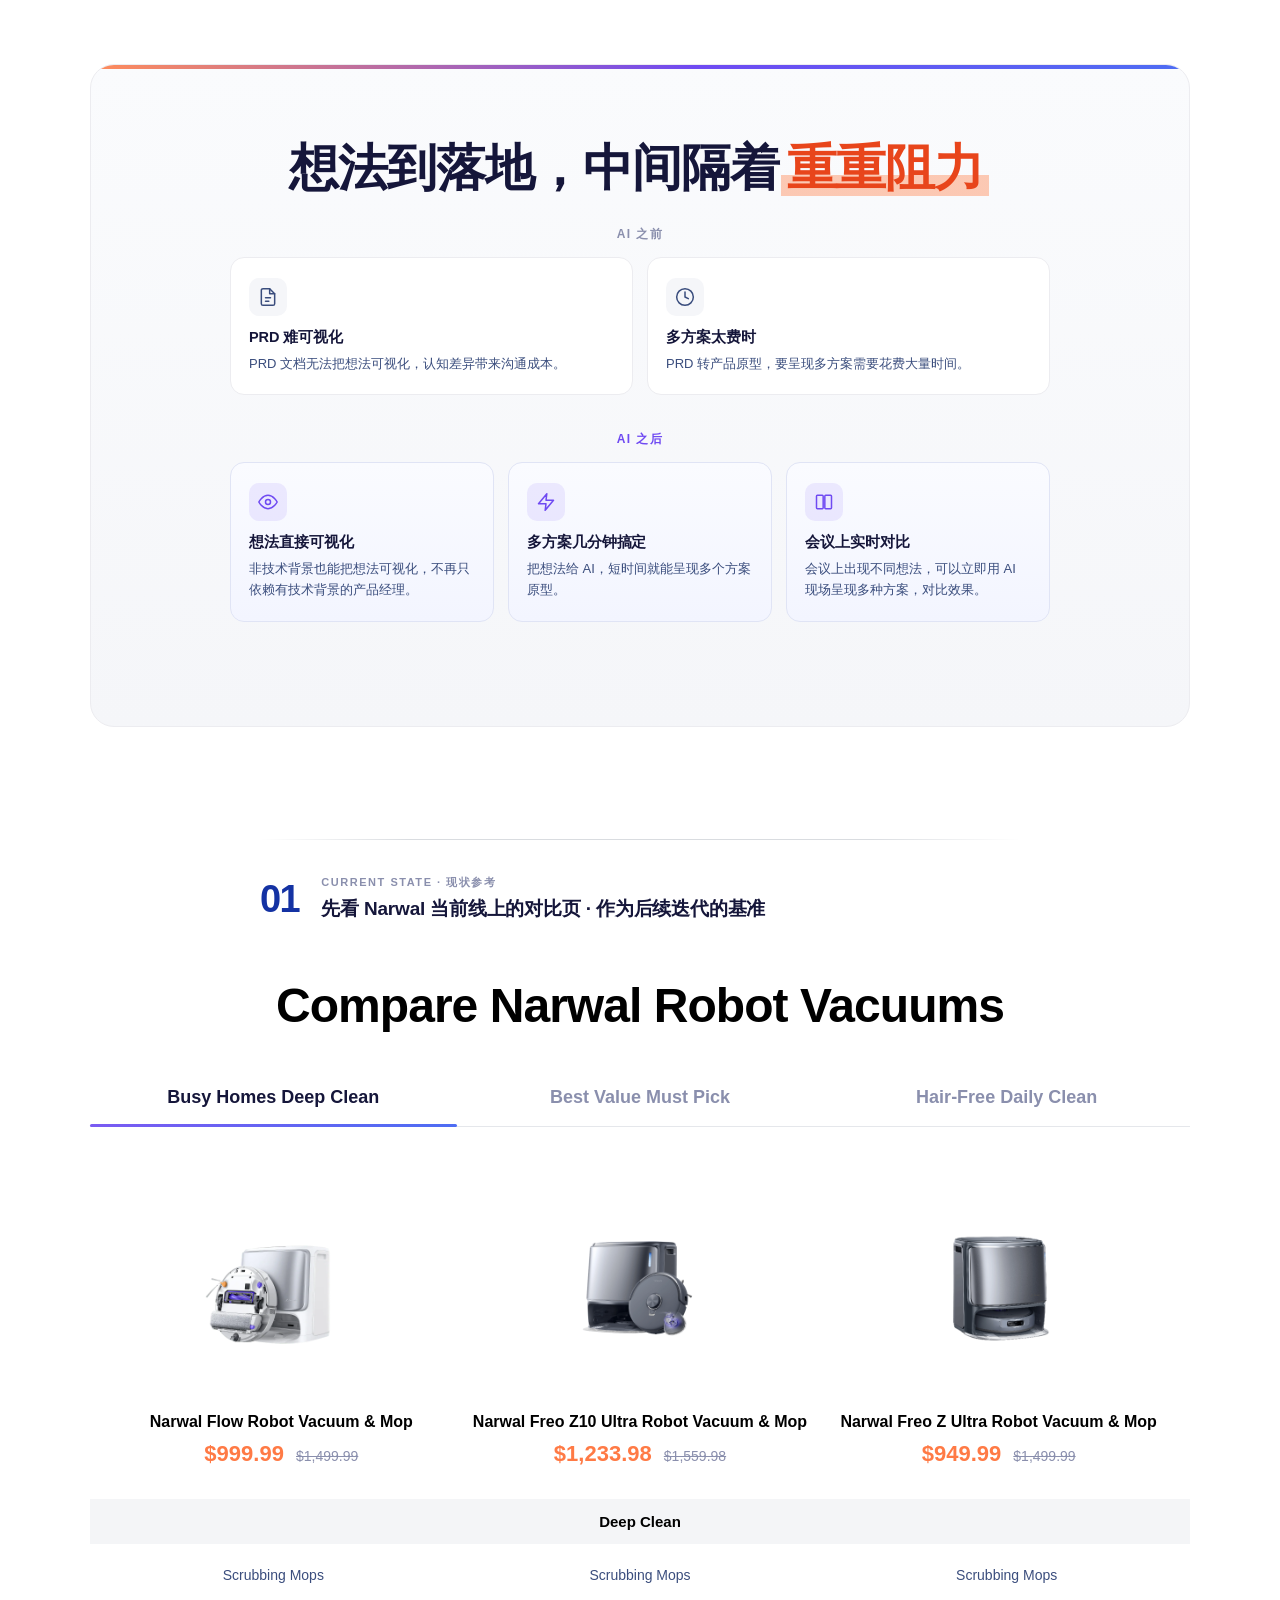
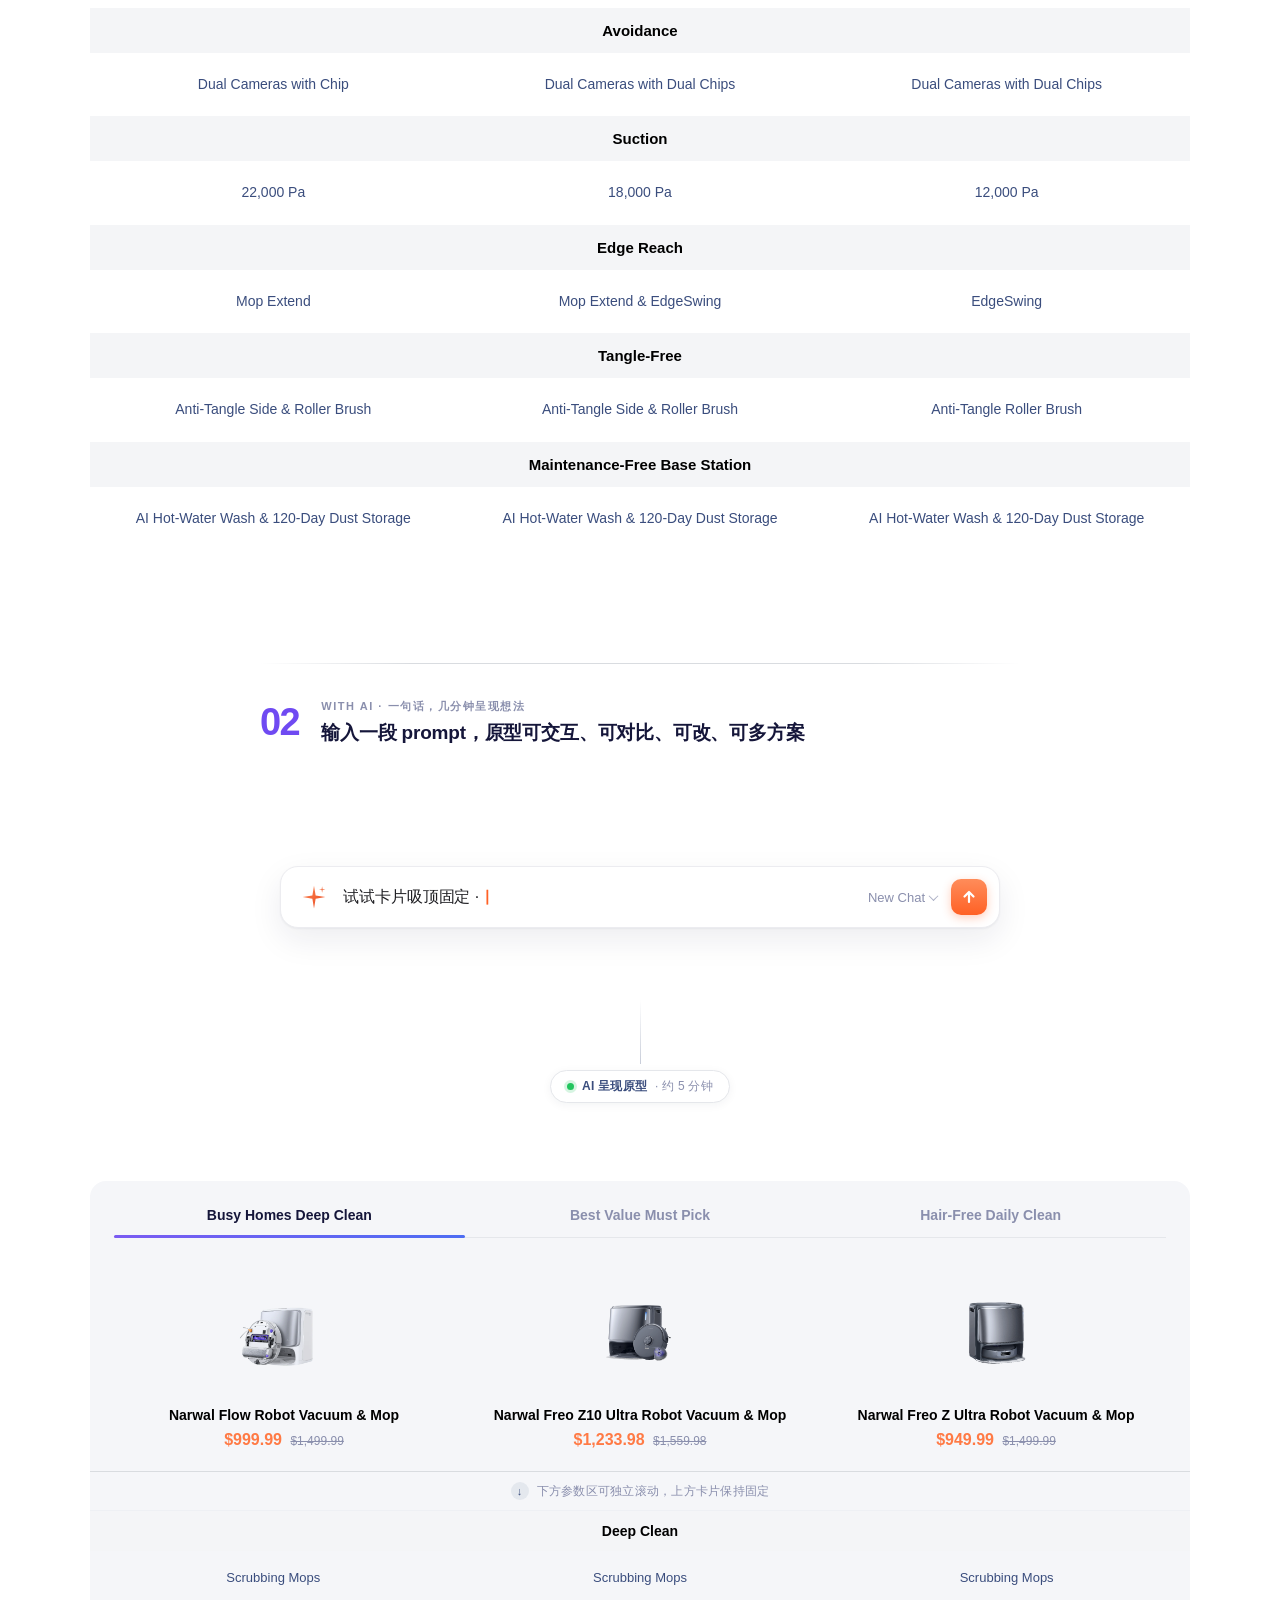
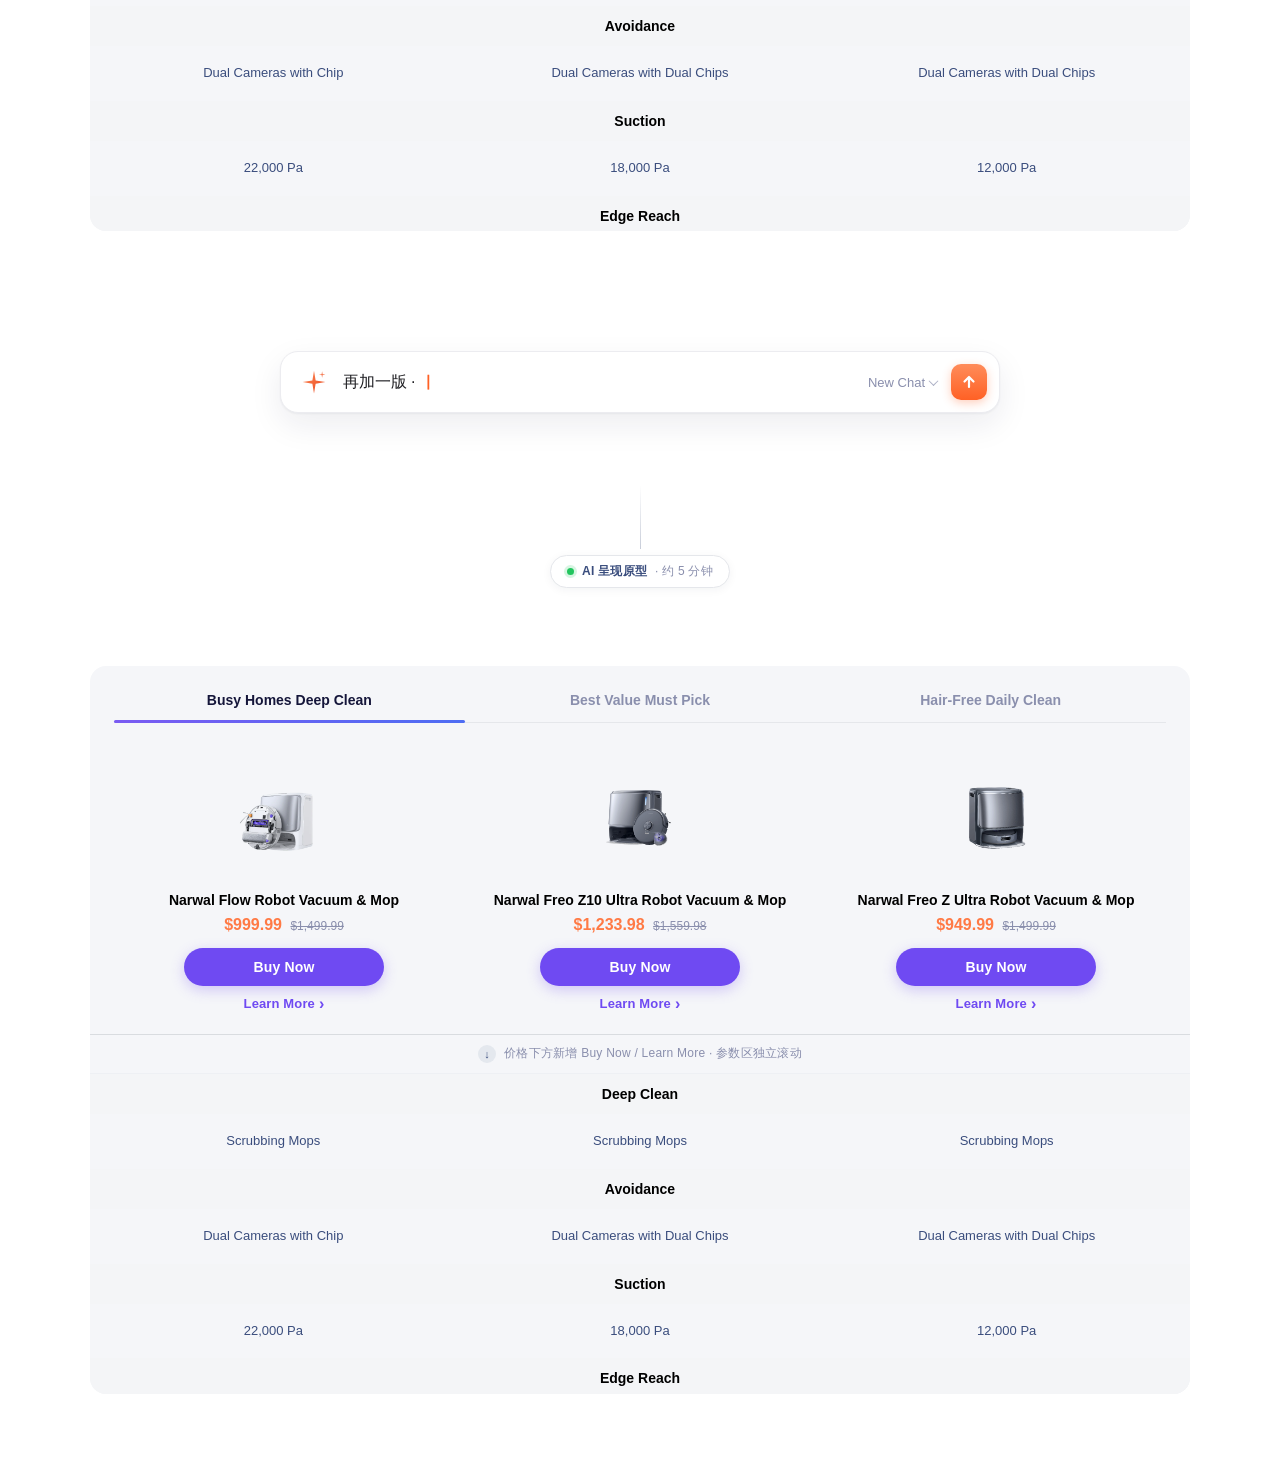
<file: prototype-narwal.html>
<!DOCTYPE html>
<html lang="zh-CN">
<head>
<meta charset="UTF-8">
<meta name="viewport" content="width=device-width, initial-scale=1.0">
<title>Narwal Flow vs Flow 2 · Prototype 迭代过程 · 陈丽敏</title>
<style>
  :root {
    --ink: #15163a;
    --ink-soft: #3a4d7d;
    --ink-mute: #8a8fad;
    --line: #d9dce0;
    --bg: #f5f6f9;
    --accent: #1432a3;
    --accent-hover: #0e2566;
    --best: #1432a3;
    --upgrade-bg: #e8edff;
  }

  * { box-sizing: border-box; }

  body {
    font-family: -apple-system, BlinkMacSystemFont, "PingFang SC",
      "Helvetica Neue", "Microsoft YaHei", Arial, sans-serif;
    color: var(--ink);
    background: #fff;
    margin: 0;
    padding: 64px 32px;
    -webkit-font-smoothing: antialiased;
  }

  .wrap {
    max-width: 1100px;
    margin: 0 auto;
  }

  /* ===== 页面级标题 ===== */
  .page-header {
    margin-bottom: 60px;
    text-align: center;
  }
  .page-header .eyebrow {
    font-size: 13px;
    color: var(--ink-mute);
    letter-spacing: 0.08em;
    text-transform: uppercase;
    margin-bottom: 8px;
  }
  .page-header h1 {
    font-size: clamp(28px, 3.6vw, 48px);
    font-weight: 800;
    margin: 0 0 12px;
    letter-spacing: -0.02em;
  }
  .page-header h1 span { color: var(--accent); }
  .page-header p {
    color: var(--ink-soft);
    margin: 0 auto;
    font-size: 15px;
    max-width: 720px;
    line-height: 1.7;
  }

  /* ===== 迭代步骤标记 ===== */
  .iteration {
    margin-bottom: 96px;
  }
  .iteration:last-child { margin-bottom: 0; }

  .iter-header {
    display: flex;
    align-items: flex-start;
    gap: 20px;
    margin-bottom: 28px;
  }
  .iter-step {
    flex-shrink: 0;
    width: 56px;
    height: 56px;
    border-radius: 14px;
    background: var(--accent);
    color: #fff;
    display: flex;
    flex-direction: column;
    align-items: center;
    justify-content: center;
    font-weight: 700;
    line-height: 1.1;
  }
  .iter-step .num {
    font-size: 22px;
  }
  .iter-step .label {
    font-size: 9px;
    letter-spacing: 0.08em;
    opacity: 0.85;
    text-transform: uppercase;
  }
  .iter-title-area h2 {
    font-size: clamp(22px, 2.4vw, 30px);
    font-weight: 700;
    margin: 0 0 6px;
    letter-spacing: -0.01em;
    color: var(--ink);
  }
  .iter-title-area p {
    font-size: 14px;
    color: var(--ink-soft);
    margin: 0;
    line-height: 1.6;
    max-width: 680px;
  }

  /* ===== 共用：产品卡片 ===== */
  table {
    width: 100%;
    border-collapse: separate;
    border-spacing: 0;
    font-size: 14px;
    table-layout: fixed;
  }
  .split-frame {
    background: var(--bg);
    border-radius: 16px;
    overflow: hidden;
  }
  .split-frame > table { background: transparent; }
  .split-frame .scroll-area {
    max-height: 540px;
    overflow-y: auto;
    overscroll-behavior: contain;
  }
  .split-frame .scroll-area::-webkit-scrollbar { width: 6px; }
  .split-frame .scroll-area::-webkit-scrollbar-thumb {
    background: #c5ccd6; border-radius: 3px;
  }
  .card-area td {
    text-align: center;
    vertical-align: top;
    padding: 0 20px;
    border: none;
  }
  .card-area .img-cell {
    padding-top: 32px;
    padding-bottom: 14px;
  }
  .card-area .img-cell img {
    max-width: 100%;
    height: 180px;
    object-fit: contain;
    display: block;
    margin: 0 auto;
    mix-blend-mode: multiply;
  }
  .card-area .flag-cell { padding-bottom: 8px; }
  .flag {
    display: inline-block;
    padding: 3px 9px;
    background: #ff7a45;
    color: #fff;
    font-size: 10px;
    font-weight: 700;
    letter-spacing: 0.04em;
    border-radius: 4px;
  }
  .card-area .title-cell { padding-bottom: 10px; }
  .card-area .title-cell h3 {
    font-size: 17px;
    font-weight: 700;
    margin: 0;
    line-height: 1.3;
  }
  .card-area .price-cell {
    padding-bottom: 22px;
    font-size: 18px;
    font-weight: 800;
    color: var(--accent);
  }
  .card-area .price-cell .was {
    color: var(--ink-mute);
    font-weight: 400;
    font-size: 12px;
    text-decoration: line-through;
    margin-left: 6px;
  }
  .card-area .cta-cell { padding-bottom: 28px; }
  .card-area .btn {
    display: block;
    width: 100%;
    padding: 10px 0;
    background: var(--accent);
    color: #fff;
    border: none;
    border-radius: 999px;
    font-size: 13px;
    font-weight: 600;
    text-decoration: none;
    transition: background 0.18s ease;
  }
  .card-area .btn:hover { background: var(--accent-hover); }

  /* ===== Iteration 1 · 最初的参数对比 ===== */
  .v1-compare th,
  .v1-compare td {
    padding: 16px 20px;
    text-align: center;
    border-bottom: 1px solid var(--line);
    font-size: 13.5px;
  }
  .v1-compare tr:last-child th,
  .v1-compare tr:last-child td { border-bottom: none; }
  .v1-compare th {
    text-align: left;
    font-weight: 600;
    color: var(--ink-soft);
  }
  .v1-compare td {
    color: var(--ink);
    font-weight: 600;
  }

  /* ===== Iteration 2 · Features 对比（左侧 Tab） ===== */
  .v2-tabs-cell {
    vertical-align: top;
    padding: 80px 12px 0 12px;
    text-align: left;
  }
  .tabs {
    display: flex;
    flex-direction: column;
    align-items: stretch;
    gap: 10px;
  }
  .tab {
    padding: 11px 16px;
    background: #e4e8ee;
    border: none;
    border-radius: 10px;
    font-family: inherit;
    font-size: 13px;
    font-weight: 600;
    color: var(--ink-soft);
    cursor: pointer;
    text-align: center;
    transition: background 0.25s ease, color 0.25s ease;
  }
  .tab:hover:not(.active) { color: var(--ink); }
  .tab.active {
    background: var(--accent);
    color: #fff;
    box-shadow: 0 4px 12px rgba(20, 50, 163, 0.28);
  }
  .tab-panel { display: none; }
  .tab-panel.active { display: table-row-group; }

  .v2-compare th,
  .v2-compare td {
    padding: 16px 20px;
    vertical-align: top;
    border-bottom: 1px solid var(--line);
  }
  .v2-compare tr:last-child th,
  .v2-compare tr:last-child td { border-bottom: none; }
  .v2-compare .category-row th {
    background: #eef0f4;
    font-size: 11px;
    font-weight: 700;
    letter-spacing: 0.08em;
    text-transform: uppercase;
    color: var(--ink-soft);
    padding: 10px 20px;
  }
  .v2-compare th {
    text-align: left;
    font-weight: 600;
    font-size: 13.5px;
  }
  .v2-compare th .label-sub {
    display: block;
    margin-top: 3px;
    font-size: 11.5px;
    font-weight: 400;
    color: var(--ink-mute);
    line-height: 1.4;
  }
  .v2-compare td {
    text-align: left;
    font-size: 13px;
    font-weight: 500;
    line-height: 1.5;
  }
  .v2-compare td.same { color: var(--ink-soft); }
  .v2-compare td.best {
    color: var(--best);
    font-weight: 700;
    background: var(--upgrade-bg);
  }
  .v2-compare td .anno {
    display: block;
    margin-top: 4px;
    font-size: 11.5px;
    font-style: italic;
    color: var(--ink-mute);
    font-weight: 400;
  }
  .upgrade-tag {
    display: inline-block;
    margin-left: 6px;
    padding: 1px 6px;
    background: var(--accent);
    color: #fff;
    font-size: 9px;
    font-weight: 700;
    letter-spacing: 0.04em;
    border-radius: 3px;
    vertical-align: 2px;
  }

  /* ===== Iteration 3 · Narwal 官方 Compare 风格 ===== */
  .v3-compare {
    background: var(--bg);
    border-radius: 16px;
    overflow: hidden;
    padding: 0;
  }
  .v3-grid {
    display: grid;
    grid-template-columns: 22% 1fr 1fr;
    column-gap: 0;
  }
  .v3-cell {
    padding: 18px 22px;
    border-bottom: 1px solid var(--line);
    font-size: 13.5px;
  }
  .v3-cell:nth-last-child(-n+3) { border-bottom: none; }
  .v3-row-label {
    color: var(--ink-soft);
    font-weight: 600;
    text-align: left;
  }
  .v3-cell-value {
    color: var(--ink);
    font-weight: 600;
    text-align: center;
  }
  .v3-cell-value.upgrade {
    color: var(--best);
    background: var(--upgrade-bg);
    font-weight: 700;
  }

  /* 卡片头部（v3 复用） */
  .v3-cards {
    display: grid;
    grid-template-columns: 22% 1fr 1fr;
    background: var(--bg);
    border-radius: 16px 16px 0 0;
  }
  .v3-cards > div {
    padding: 28px 22px;
    text-align: center;
  }
  .v3-cards > div:first-child {
    text-align: left;
    display: flex;
    flex-direction: column;
    justify-content: center;
  }
  .v3-cards .v3-tag {
    font-size: 11px;
    color: var(--ink-mute);
    letter-spacing: 0.08em;
    text-transform: uppercase;
    margin-bottom: 6px;
  }
  .v3-cards h4 {
    font-size: 18px;
    font-weight: 700;
    margin: 0 0 4px;
    color: var(--ink);
  }
  .v3-cards .v3-price {
    color: var(--accent);
    font-size: 15px;
    font-weight: 700;
  }
  .v3-cards .v3-price .was {
    color: var(--ink-mute);
    font-size: 12px;
    text-decoration: line-through;
    font-weight: 400;
    margin-left: 4px;
  }
  .v3-cards img {
    max-width: 100%;
    height: 130px;
    object-fit: contain;
    margin: 0 auto 8px;
    display: block;
    mix-blend-mode: multiply;
  }
  .v3-cards .v3-flag {
    display: inline-block;
    padding: 2px 7px;
    background: #ff7a45;
    color: #fff;
    font-size: 9px;
    font-weight: 700;
    border-radius: 3px;
    margin-top: 4px;
    letter-spacing: 0.04em;
  }

  /* 备注块 */
  .note {
    margin-top: 16px;
    padding: 14px 18px;
    background: #f7f8fb;
    border-left: 3px solid var(--accent);
    border-radius: 6px;
    font-size: 13px;
    color: var(--ink-soft);
    line-height: 1.6;
  }
  .note strong { color: var(--ink); }

  @media (max-width: 760px) {
    body { padding: 32px 16px; }
    .v3-grid, .v3-cards { grid-template-columns: 30% 1fr 1fr; }
    .v3-cell, .v3-cards > div { padding: 12px 10px; font-size: 12.5px; }
    .iter-step { width: 44px; height: 44px; }
    .iter-step .num { font-size: 18px; }
  }

  /* ============================================
     Narwal 官方 Compare 表（完整复刻）
     ============================================ */
  .narwal-compare {
    margin-bottom: 0;
  }

  .narwal-compare__title {
    text-align: center;
    font-size: clamp(32px, 4vw, 48px);
    font-weight: 800;
    margin: 0 0 36px;
    color: #000;
    letter-spacing: -0.02em;
  }

  .narwal-tabs {
    display: grid;
    grid-template-columns: repeat(3, 1fr);
    border-bottom: 1px solid #e5e7eb;
    margin-bottom: 48px;
  }

  .narwal-tab {
    background: transparent;
    border: none;
    padding: 18px 8px;
    font-family: inherit;
    font-size: 18px;
    font-weight: 700;
    color: var(--ink-mute);
    cursor: pointer;
    text-align: center;
    position: relative;
    transition: color 0.2s ease;
  }

  .narwal-tab:hover { color: var(--ink); }

  .narwal-tab.is-active {
    color: var(--ink);
  }

  .narwal-tab.is-active::after {
    content: "";
    position: absolute;
    left: 0;
    right: 0;
    bottom: -1px;
    height: 3px;
    background: linear-gradient(90deg, #7a5bf2, #4e6df3);
    border-radius: 2px;
  }

  .narwal-panel { display: none; }
  .narwal-panel.is-active { display: block; }

  /* 顶部产品卡片 */
  .narwal-cards {
    display: grid;
    gap: 24px;
    padding: 0 24px;
    margin-bottom: 0;
  }
  .narwal-cards--3 { grid-template-columns: repeat(3, 1fr); }
  .narwal-cards--2 { grid-template-columns: repeat(2, 1fr); max-width: 66%; margin: 0 auto; }

  .narwal-card {
    text-align: center;
  }

  .narwal-card__img {
    height: 220px;
    display: flex;
    align-items: center;
    justify-content: center;
    margin-bottom: 16px;
  }

  .narwal-card__img img {
    max-width: 100%;
    max-height: 220px;
    object-fit: contain;
    mix-blend-mode: multiply;
  }

  .narwal-card__img--placeholder {
    background: #f4f5f7;
    border-radius: 12px;
    color: var(--ink-mute);
    font-size: 14px;
    font-weight: 500;
  }

  /* 空产品卡（Narwal Hair-Free tab 的左列就是这种） */
  .narwal-card--empty {
    visibility: hidden;
  }

  .narwal-card h3 {
    font-size: 16px;
    font-weight: 700;
    color: #000;
    margin: 0 0 8px;
    line-height: 1.35;
  }

  .narwal-price {
    font-size: 22px;
    font-weight: 700;
    color: #ff7a45;
    margin: 0;
  }

  .narwal-price .was {
    color: var(--ink-mute);
    font-size: 14px;
    font-weight: 400;
    text-decoration: line-through;
    margin-left: 6px;
  }

  .narwal-price--muted {
    color: var(--ink-mute);
    font-size: 18px;
  }

  /* 参数行 */
  .narwal-rows {
    display: grid;
    margin-top: 32px;
  }
  .narwal-rows--3 { grid-template-columns: repeat(3, 1fr); }
  .narwal-rows--2 { grid-template-columns: repeat(2, 1fr); max-width: 66%; margin: 32px auto 0; }

  .narwal-row-header {
    grid-column: 1 / -1;
    background: #f4f5f7;
    text-align: center;
    padding: 14px 12px;
    font-size: 15px;
    font-weight: 700;
    color: #000;
  }

  .narwal-row-cell {
    text-align: center;
    padding: 22px 16px;
    font-size: 14px;
    color: var(--ink-soft);
    line-height: 1.4;
  }

  /* ============================================
     新增原型：卡片吸顶固定 · 参数区独立滚动
     ============================================ */
  .sticky-proto-section {
    margin-top: 120px;
  }

  /* ----- AI prompt 输入栏（替代静态标题） ----- */
  .proto-prompt-block {
    max-width: 720px;
    margin: 0 auto;
  }

  .proto-prompt-bar {
    background: #fff;
    border-radius: 18px;
    box-shadow:
      0 1px 2px rgba(20, 30, 60, 0.05),
      0 12px 32px rgba(20, 30, 60, 0.08);
    border: 1px solid #ececf0;
    padding: 12px 12px 12px 18px;
    display: flex;
    align-items: center;
    gap: 14px;
    transition: box-shadow 0.25s ease, transform 0.25s ease;
  }
  .proto-prompt-bar:hover {
    box-shadow:
      0 1px 2px rgba(20, 30, 60, 0.06),
      0 18px 44px rgba(20, 30, 60, 0.12);
    transform: translateY(-1px);
  }

  .proto-prompt-bar__icon {
    width: 30px;
    height: 30px;
    flex-shrink: 0;
    display: flex;
    align-items: center;
    justify-content: center;
  }

  .proto-prompt-bar__text {
    flex: 1;
    min-width: 0;
    font-size: 16px;
    font-weight: 500;
    color: #1f1f23;
    letter-spacing: -0.005em;
    line-height: 1.4;
    min-height: 22px;
    white-space: nowrap;
    overflow: hidden;
    text-overflow: ellipsis;
  }
  .proto-prompt-bar__text::after {
    content: "▏";
    margin-left: 1px;
    color: #ff6125;
    animation: protoCaret 1s steps(2) infinite;
    font-weight: 400;
  }
  .proto-prompt-bar__text.is-done::after { display: none; }
  @keyframes protoCaret {
    0%, 50% { opacity: 1; }
    51%, 100% { opacity: 0; }
  }

  .proto-prompt-bar__meta {
    display: inline-flex;
    align-items: center;
    gap: 5px;
    font-size: 13px;
    color: var(--ink-mute);
    font-weight: 500;
    flex-shrink: 0;
  }
  .proto-prompt-bar__meta-caret {
    width: 7px;
    height: 7px;
    border-right: 1.5px solid currentColor;
    border-bottom: 1.5px solid currentColor;
    transform: rotate(45deg) translate(-1px, -1px);
    opacity: 0.7;
  }

  .proto-prompt-bar__send {
    width: 36px;
    height: 36px;
    border-radius: 10px;
    background: linear-gradient(180deg, #ff8c5a 0%, #ff6125 100%);
    color: #fff;
    border: none;
    display: flex;
    align-items: center;
    justify-content: center;
    cursor: pointer;
    flex-shrink: 0;
    box-shadow: 0 3px 10px rgba(255, 105, 50, 0.32);
    transition: transform 0.15s ease, box-shadow 0.2s ease;
  }
  .proto-prompt-bar__send:hover {
    transform: translateY(-1px);
    box-shadow: 0 6px 18px rgba(255, 105, 50, 0.45);
  }
  .proto-prompt-bar__send:active { transform: translateY(0); }
  .proto-prompt-bar__send.is-ready {
    animation: protoSendPulse 1.4s ease-out 1;
  }
  @keyframes protoSendPulse {
    0%   { box-shadow: 0 3px 10px rgba(255, 105, 50, 0.32), 0 0 0 0 rgba(255, 105, 50, 0.5); }
    100% { box-shadow: 0 3px 10px rgba(255, 105, 50, 0.32), 0 0 0 22px rgba(255, 105, 50, 0); }
  }

  /* 流程指示器：输入栏 → 原型 */
  .proto-flow {
    display: flex;
    flex-direction: column;
    align-items: center;
    margin: 72px auto 72px;
  }
  .proto-flow__line {
    width: 1px;
    height: 64px;
    background: linear-gradient(to bottom, transparent, #c8cdd9);
  }
  .proto-flow__badge {
    display: inline-flex;
    align-items: center;
    gap: 8px;
    padding: 7px 16px;
    background: #fff;
    border: 1px solid #e5e7eb;
    border-radius: 999px;
    font-size: 12px;
    color: var(--ink-soft);
    font-weight: 600;
    box-shadow: 0 2px 10px rgba(20, 30, 60, 0.05);
    letter-spacing: 0.02em;
    margin: 6px 0;
  }
  .proto-flow__badge-dot {
    width: 7px;
    height: 7px;
    border-radius: 50%;
    background: #22c55e;
    box-shadow: 0 0 0 3px rgba(34, 197, 94, 0.18);
    animation: protoDot 2s ease-in-out infinite;
  }
  @keyframes protoDot {
    0%, 100% { transform: scale(1); box-shadow: 0 0 0 3px rgba(34, 197, 94, 0.18); }
    50%      { transform: scale(1.2); box-shadow: 0 0 0 5px rgba(34, 197, 94, 0.08); }
  }
  .proto-flow__badge-time {
    color: var(--ink-mute);
    font-weight: 500;
  }

  .sticky-frame {
    background: var(--bg);
    border-radius: 16px;
    overflow: hidden;
  }

  .sticky-tabs {
    display: grid;
    grid-template-columns: repeat(3, 1fr);
    border-bottom: 1px solid #e5e7eb;
    margin: 0 24px;
    padding-top: 12px;
  }

  .sticky-tab {
    background: transparent;
    border: none;
    padding: 14px 8px;
    font-family: inherit;
    font-size: 14px;
    font-weight: 700;
    color: var(--ink-mute);
    cursor: pointer;
    text-align: center;
    position: relative;
    transition: color 0.2s ease;
  }
  .sticky-tab:hover { color: var(--ink); }
  .sticky-tab.is-active { color: var(--ink); }
  .sticky-tab.is-active::after {
    content: "";
    position: absolute;
    left: 0; right: 0; bottom: -1px;
    height: 3px;
    background: linear-gradient(90deg, #7a5bf2, #4e6df3);
    border-radius: 2px;
  }

  .sticky-panel { display: none; }
  .sticky-panel.is-active { display: block; }

  /* 吸顶的产品卡片区（在滚动容器之外，所以永远可见） */
  .sticky-cards {
    display: grid;
    gap: 16px;
    padding: 28px 24px 22px;
    background: var(--bg);
    border-bottom: 1px solid var(--line);
  }
  .sticky-cards--3 { grid-template-columns: repeat(3, 1fr); }
  .sticky-cards--2 {
    grid-template-columns: repeat(2, 1fr);
    max-width: 66%;
    margin: 0 auto;
  }

  .sticky-card { text-align: center; }
  .sticky-card--empty { visibility: hidden; }

  .sticky-card__img {
    height: 130px;
    display: flex;
    align-items: center;
    justify-content: center;
    margin-bottom: 10px;
  }
  .sticky-card__img img {
    max-width: 100%;
    max-height: 130px;
    object-fit: contain;
    mix-blend-mode: multiply;
  }
  .sticky-card h3 {
    font-size: 14px;
    font-weight: 700;
    margin: 0 0 6px;
    color: #000;
    line-height: 1.35;
  }
  .sticky-price {
    font-size: 16px;
    font-weight: 700;
    color: #ff7a45;
    margin: 0;
  }
  .sticky-price .was {
    color: var(--ink-mute);
    font-size: 12px;
    font-weight: 400;
    text-decoration: line-through;
    margin-left: 4px;
  }

  /* 独立滚动的参数区，内部自带滚动条 */
  .sticky-scroll {
    max-height: 320px;
    overflow-y: auto;
    overscroll-behavior: contain;
  }
  .sticky-scroll::-webkit-scrollbar { width: 8px; }
  .sticky-scroll::-webkit-scrollbar-track { background: transparent; }
  .sticky-scroll::-webkit-scrollbar-thumb {
    background: #c5ccd6;
    border-radius: 4px;
  }
  .sticky-scroll::-webkit-scrollbar-thumb:hover { background: #a8b0bc; }

  .sticky-rows { display: grid; }
  .sticky-rows--3 { grid-template-columns: repeat(3, 1fr); }
  .sticky-rows--2 {
    grid-template-columns: repeat(2, 1fr);
    max-width: 66%;
    margin: 0 auto;
  }

  /* 分类标签：滚动时吸附在参数区顶部 */
  .sticky-row-header {
    grid-column: 1 / -1;
    background: #f4f5f7;
    text-align: center;
    padding: 12px;
    font-size: 14px;
    font-weight: 700;
    color: #000;
    position: sticky;
    top: 0;
    z-index: 1;
  }

  .sticky-row-cell {
    text-align: center;
    padding: 18px 14px;
    font-size: 13px;
    color: var(--ink-soft);
    line-height: 1.45;
  }

  /* 滚动提示条（位于卡片与参数区之间） */
  .sticky-cue {
    display: flex;
    align-items: center;
    justify-content: center;
    gap: 8px;
    padding: 10px 24px;
    background: var(--bg);
    color: var(--ink-mute);
    font-size: 12px;
    letter-spacing: 0.02em;
    border-bottom: 1px solid #eef0f4;
  }
  .sticky-cue__arrow {
    display: inline-block;
    width: 18px;
    height: 18px;
    border-radius: 50%;
    background: #e4e8ee;
    color: var(--ink-soft);
    font-size: 11px;
    line-height: 18px;
    text-align: center;
    font-weight: 700;
    animation: stickyBounce 1.6s ease-in-out infinite;
  }
  @keyframes stickyBounce {
    0%, 100% { transform: translateY(0); }
    50%      { transform: translateY(2px); }
  }

  /* ----- 方案 2：卡片底部 CTA · Buy Now + Learn More ----- */
  .card-cta {
    margin-top: 14px;
    display: flex;
    flex-direction: column;
    align-items: center;
    gap: 10px;
    padding: 0 4px;
  }
  .card-cta__buy {
    display: block;
    width: 100%;
    max-width: 200px;
    padding: 11px 0;
    background: #6f4af2;
    color: #fff;
    text-decoration: none;
    font-size: 14px;
    font-weight: 700;
    border-radius: 999px;
    text-align: center;
    letter-spacing: 0.01em;
    box-shadow: 0 4px 14px rgba(111, 74, 242, 0.28);
    transition: background 0.2s ease, transform 0.15s ease, box-shadow 0.2s ease;
  }
  .card-cta__buy:hover {
    background: #5d38e8;
    transform: translateY(-1px);
    box-shadow: 0 8px 22px rgba(111, 74, 242, 0.42);
  }
  .card-cta__buy:active { transform: translateY(0); }

  .card-cta__learn {
    color: #6f4af2;
    font-size: 13px;
    font-weight: 600;
    text-decoration: none;
    letter-spacing: 0.01em;
    display: inline-flex;
    align-items: center;
    transition: color 0.2s ease;
  }
  .card-cta__learn::after {
    content: "›";
    font-size: 16px;
    line-height: 1;
    margin-left: 4px;
    transition: transform 0.2s ease;
  }
  .card-cta__learn:hover { color: #5d38e8; }
  .card-cta__learn:hover::after { transform: translateX(3px); }

  @media (max-width: 760px) {
    .sticky-cards--3,
    .sticky-rows--3 { grid-template-columns: repeat(3, 1fr); }
    .sticky-card__img,
    .sticky-card__img img { height: 90px; max-height: 90px; }
    .sticky-card h3 { font-size: 12px; }
    .sticky-price { font-size: 13px; }
    .sticky-row-cell { padding: 12px 6px; font-size: 12px; }
    .sticky-tab { font-size: 12px; padding: 12px 4px; }
    .card-cta { margin-top: 10px; gap: 6px; }
    .card-cta__buy { font-size: 12px; padding: 8px 0; max-width: 100%; }
    .card-cta__learn { font-size: 11px; }
  }

  /* ============================================
     序章 Prologue · AI 之前 PM 做原型的痛
     ============================================ */
  .prologue {
    margin-bottom: 0;
    padding: 72px 36px 52px;
    background: linear-gradient(180deg, #fafbfd 0%, #f5f6f9 100%);
    border-radius: 24px;
    border: 1px solid #ececf0;
    position: relative;
    overflow: hidden;
  }
  .prologue::before {
    content: "";
    position: absolute;
    top: 0; left: 0; right: 0;
    height: 4px;
    background: linear-gradient(90deg, #ff8c5a 0%, #6f4af2 55%, #4e6df3 100%);
  }

  .prologue__eyebrow {
    text-align: center;
    font-size: 12px;
    color: var(--ink-mute);
    letter-spacing: 0.16em;
    text-transform: uppercase;
    font-weight: 700;
    margin-bottom: 22px;
  }

  .prologue__title {
    text-align: center;
    font-size: clamp(30px, 4.4vw, 50px);
    font-weight: 800;
    line-height: 1.25;
    letter-spacing: -0.02em;
    margin: 0 0 26px;
    color: var(--ink);
  }
  .prologue__highlight {
    background: linear-gradient(180deg, transparent 62%, rgba(255, 140, 90, 0.45) 62%);
    padding: 0 6px;
    color: #e8451b;
    margin: 0 2px;
  }

  .prologue__lead {
    max-width: 620px;
    margin: 0 auto 52px;
    text-align: center;
    font-size: 15.5px;
    line-height: 1.85;
    color: var(--ink-soft);
  }

  .prologue__pains {
    display: grid;
    gap: 14px;
    max-width: 820px;
    margin: 0 auto;
  }
  .prologue__pains--2 { grid-template-columns: repeat(2, 1fr); }
  .prologue__pains--3 { grid-template-columns: repeat(3, 1fr); }

  .prologue__step {
    margin-bottom: 36px;
  }
  .prologue__step:last-child {
    margin-bottom: 52px;
  }
  .prologue__step-label {
    text-align: center;
    font-size: 12px;
    font-weight: 700;
    letter-spacing: 0.12em;
    color: var(--ink-mute);
    margin-bottom: 14px;
    text-transform: uppercase;
  }
  .prologue__step--after .prologue__step-label {
    color: #6f4af2;
  }

  .prologue__pain {
    background: #fff;
    border: 1px solid #ececf0;
    border-radius: 14px;
    padding: 20px 18px;
    transition: transform 0.2s ease, box-shadow 0.2s ease, border-color 0.2s ease;
  }
  .prologue__pain:hover {
    transform: translateY(-3px);
    box-shadow: 0 12px 30px rgba(20, 30, 60, 0.08);
    border-color: #dadde6;
  }
  .prologue__pain--solve {
    background: linear-gradient(180deg, #fafbff 0%, #f3f5ff 100%);
    border-color: #e0e4f5;
  }
  .prologue__pain-icon {
    width: 38px;
    height: 38px;
    border-radius: 10px;
    background: #f5f6f9;
    color: var(--ink-soft);
    display: inline-flex;
    align-items: center;
    justify-content: center;
    margin-bottom: 12px;
  }
  .prologue__pain--solve .prologue__pain-icon {
    background: rgba(111, 74, 242, 0.1);
    color: #6f4af2;
  }
  .prologue__pain h3 {
    margin: 0 0 6px;
    font-size: 14.5px;
    font-weight: 700;
    color: var(--ink);
    letter-spacing: -0.005em;
  }
  .prologue__pain p {
    margin: 0;
    font-size: 13px;
    line-height: 1.65;
    color: var(--ink-soft);
  }

  /* ============================================
     章节标记（在大段落之间做视觉切分）
     ============================================ */
  .chapter-mark {
    display: flex;
    align-items: center;
    gap: 22px;
    max-width: 760px;
    margin: 112px auto 56px;
    padding: 36px 0 0;
    position: relative;
  }
  .chapter-mark::before {
    content: "";
    position: absolute;
    top: 0;
    left: 0;
    right: 0;
    height: 1px;
    background: linear-gradient(90deg, transparent, #d9dce0 20%, #d9dce0 80%, transparent);
  }
  .chapter-mark__num {
    font-size: 38px;
    font-weight: 800;
    color: var(--accent);
    letter-spacing: -0.04em;
    line-height: 1;
    flex-shrink: 0;
    font-variant-numeric: tabular-nums;
  }
  .chapter-mark--ai .chapter-mark__num { color: #6f4af2; }
  .chapter-mark__text { flex: 1; }
  .chapter-mark__kicker {
    font-size: 11px;
    font-weight: 700;
    color: var(--ink-mute);
    letter-spacing: 0.14em;
    text-transform: uppercase;
    margin-bottom: 6px;
  }
  .chapter-mark__title {
    font-size: 19px;
    font-weight: 700;
    color: var(--ink);
    letter-spacing: -0.01em;
    line-height: 1.4;
  }

  @media (max-width: 760px) {
    .prologue { padding: 48px 18px 32px; }
    .prologue__pains,
    .prologue__pains--2,
    .prologue__pains--3 { grid-template-columns: 1fr; }
    .chapter-mark { gap: 14px; margin: 64px auto 32px; padding-top: 22px; }
    .chapter-mark__num { font-size: 28px; }
    .chapter-mark__title { font-size: 15px; }
    .chapter-mark__kicker { font-size: 10px; }
  }

</style>
</head>
<body>
<div class="wrap">

  <!-- ============================================================
       序章 Prologue · AI 之前 PM 做原型的痛
       ============================================================ -->
  <section class="prologue">
    <h1 class="prologue__title">
      想法到落地，中间隔着<span class="prologue__highlight">重重阻力</span>
    </h1>
    <!-- AI 之前：2 个痛点 -->
    <div class="prologue__step">
      <div class="prologue__step-label">AI 之前</div>
      <div class="prologue__pains prologue__pains--2">
        <div class="prologue__pain">
          <div class="prologue__pain-icon">
            <svg width="20" height="20" viewBox="0 0 24 24" fill="none" stroke="currentColor" stroke-width="1.8" stroke-linecap="round" stroke-linejoin="round" aria-hidden="true">
              <path d="M14 2H6a2 2 0 0 0-2 2v16a2 2 0 0 0 2 2h12a2 2 0 0 0 2-2V8z"/>
              <polyline points="14 2 14 8 20 8"/>
              <line x1="9" y1="13" x2="15" y2="13"/>
              <line x1="9" y1="17" x2="13" y2="17"/>
            </svg>
          </div>
          <h3>PRD 难可视化</h3>
          <p>PRD 文档无法把想法可视化，认知差异带来沟通成本。</p>
        </div>

        <div class="prologue__pain">
          <div class="prologue__pain-icon">
            <svg width="20" height="20" viewBox="0 0 24 24" fill="none" stroke="currentColor" stroke-width="1.8" stroke-linecap="round" stroke-linejoin="round" aria-hidden="true">
              <circle cx="12" cy="12" r="10"/>
              <polyline points="12 6 12 12 16 14"/>
            </svg>
          </div>
          <h3>多方案太费时</h3>
          <p>PRD 转产品原型，要呈现多方案需要花费大量时间。</p>
        </div>
      </div>
    </div>

    <!-- AI 之后：3 个解法 -->
    <div class="prologue__step prologue__step--after">
      <div class="prologue__step-label">AI 之后</div>
      <div class="prologue__pains prologue__pains--3">
        <div class="prologue__pain prologue__pain--solve">
          <div class="prologue__pain-icon">
            <svg width="20" height="20" viewBox="0 0 24 24" fill="none" stroke="currentColor" stroke-width="1.8" stroke-linecap="round" stroke-linejoin="round" aria-hidden="true">
              <path d="M1 12s4-8 11-8 11 8 11 8-4 8-11 8-11-8-11-8z"/>
              <circle cx="12" cy="12" r="3"/>
            </svg>
          </div>
          <h3>想法直接可视化</h3>
          <p>非技术背景也能把想法可视化，不再只依赖有技术背景的产品经理。</p>
        </div>

        <div class="prologue__pain prologue__pain--solve">
          <div class="prologue__pain-icon">
            <svg width="20" height="20" viewBox="0 0 24 24" fill="none" stroke="currentColor" stroke-width="1.8" stroke-linecap="round" stroke-linejoin="round" aria-hidden="true">
              <polygon points="13 2 3 14 12 14 11 22 21 10 12 10 13 2"/>
            </svg>
          </div>
          <h3>多方案几分钟搞定</h3>
          <p>把想法给 AI，短时间就能呈现多个方案原型。</p>
        </div>

        <div class="prologue__pain prologue__pain--solve">
          <div class="prologue__pain-icon">
            <svg width="20" height="20" viewBox="0 0 24 24" fill="none" stroke="currentColor" stroke-width="1.8" stroke-linecap="round" stroke-linejoin="round" aria-hidden="true">
              <rect x="3" y="4" width="8" height="16" rx="1"/>
              <rect x="13" y="4" width="8" height="16" rx="1"/>
            </svg>
          </div>
          <h3>会议上实时对比</h3>
          <p>会议上出现不同想法，可以立即用 AI 现场呈现多种方案，对比效果。</p>
        </div>
      </div>
    </div>

  </section>

  <!-- ============================================================
       Chapter 01 · 现状参考
       ============================================================ -->
  <div class="chapter-mark">
    <div class="chapter-mark__num">01</div>
    <div class="chapter-mark__text">
      <div class="chapter-mark__kicker">Current State · 现状参考</div>
      <div class="chapter-mark__title">先看 Narwal 当前线上的对比页 · 作为后续迭代的基准</div>
    </div>
  </div>

  <!-- ============================================================
       Narwal 官方 Compare Robot Vacuums 表（完整复刻）
       ============================================================ -->
  <section class="narwal-compare">
    <h1 class="narwal-compare__title">Compare Narwal Robot Vacuums</h1>

    <nav class="narwal-tabs" role="tablist">
      <button class="narwal-tab is-active" data-narwal-tab="busy">Busy Homes Deep Clean</button>
      <button class="narwal-tab" data-narwal-tab="best">Best Value Must Pick</button>
      <button class="narwal-tab" data-narwal-tab="hair">Hair-Free Daily Clean</button>
    </nav>

    <!-- ===== Busy Homes Deep Clean ===== -->
    <div class="narwal-panel is-active" data-narwal-panel="busy">
      <div class="narwal-cards narwal-cards--3">
        <div class="narwal-card">
          <div class="narwal-card__img"><img src="images/narwal-flow.webp" alt="Narwal Flow"></div>
          <h3>Narwal Flow Robot Vacuum &amp; Mop</h3>
          <p class="narwal-price">$999.99 <span class="was">$1,499.99</span></p>
        </div>
        <div class="narwal-card">
          <div class="narwal-card__img"><img src="images/narwal-freo-z10-ultra.png" alt="Narwal Freo Z10 Ultra"></div>
          <h3>Narwal Freo Z10 Ultra Robot Vacuum &amp; Mop</h3>
          <p class="narwal-price">$1,233.98 <span class="was">$1,559.98</span></p>
        </div>
        <div class="narwal-card">
          <div class="narwal-card__img"><img src="images/narwal-freo-z-ultra.png" alt="Narwal Freo Z Ultra"></div>
          <h3>Narwal Freo Z Ultra Robot Vacuum &amp; Mop</h3>
          <p class="narwal-price">$949.99 <span class="was">$1,499.99</span></p>
        </div>
      </div>
      <div class="narwal-rows narwal-rows--3">
        <div class="narwal-row-header">Deep Clean</div>
        <div class="narwal-row-cell">Scrubbing Mops</div>
        <div class="narwal-row-cell">Scrubbing Mops</div>
        <div class="narwal-row-cell">Scrubbing Mops</div>

        <div class="narwal-row-header">Avoidance</div>
        <div class="narwal-row-cell">Dual Cameras with Chip</div>
        <div class="narwal-row-cell">Dual Cameras with Dual Chips</div>
        <div class="narwal-row-cell">Dual Cameras with Dual Chips</div>

        <div class="narwal-row-header">Suction</div>
        <div class="narwal-row-cell">22,000 Pa</div>
        <div class="narwal-row-cell">18,000 Pa</div>
        <div class="narwal-row-cell">12,000 Pa</div>

        <div class="narwal-row-header">Edge Reach</div>
        <div class="narwal-row-cell">Mop Extend</div>
        <div class="narwal-row-cell">Mop Extend &amp; EdgeSwing</div>
        <div class="narwal-row-cell">EdgeSwing</div>

        <div class="narwal-row-header">Tangle-Free</div>
        <div class="narwal-row-cell">Anti-Tangle Side &amp; Roller Brush</div>
        <div class="narwal-row-cell">Anti-Tangle Side &amp; Roller Brush</div>
        <div class="narwal-row-cell">Anti-Tangle Roller Brush</div>

        <div class="narwal-row-header">Maintenance-Free Base Station</div>
        <div class="narwal-row-cell">AI Hot-Water Wash &amp; 120-Day Dust Storage</div>
        <div class="narwal-row-cell">AI Hot-Water Wash &amp; 120-Day Dust Storage</div>
        <div class="narwal-row-cell">AI Hot-Water Wash &amp; 120-Day Dust Storage</div>
      </div>
    </div>

    <!-- ===== Best Value Must Pick ===== -->
    <div class="narwal-panel" data-narwal-panel="best">
      <div class="narwal-cards narwal-cards--3">
        <div class="narwal-card">
          <div class="narwal-card__img"><img src="images/narwal-freo-x10-pro.png" alt="Narwal Freo X10 Pro"></div>
          <h3>Narwal Freo X10 Pro Robot Vacuum &amp; Mop</h3>
          <p class="narwal-price">$549.99 <span class="was">$699.99</span></p>
        </div>
        <div class="narwal-card">
          <div class="narwal-card__img"><img src="images/narwal-freo-pro.png" alt="Narwal Freo Pro"></div>
          <h3>Narwal Freo Pro Robot Vacuum &amp; Mop</h3>
          <p class="narwal-price">$499.99 <span class="was">$699.99</span></p>
        </div>
        <div class="narwal-card">
          <div class="narwal-card__img"><img src="images/narwal-freo-s.png" alt="Narwal Freo S"></div>
          <h3>Narwal Freo S Robot Vacuum &amp; Mop</h3>
          <p class="narwal-price">$279.99 <span class="was">$349.99</span></p>
        </div>
      </div>
      <div class="narwal-rows narwal-rows--3">
        <div class="narwal-row-header">Deep Clean</div>
        <div class="narwal-row-cell">Scrubbing Mops</div>
        <div class="narwal-row-cell">Scrubbing Mops</div>
        <div class="narwal-row-cell">Scrubbing Mops</div>

        <div class="narwal-row-header">Avoidance</div>
        <div class="narwal-row-cell">Forward-Facing Structured Light + Right-Side TOF</div>
        <div class="narwal-row-cell">Forward-Facing Structured Light</div>
        <div class="narwal-row-cell">Forward Laser</div>

        <div class="narwal-row-header">Suction</div>
        <div class="narwal-row-cell">11,000 Pa</div>
        <div class="narwal-row-cell">8,500 Pa</div>
        <div class="narwal-row-cell">8,000 Pa</div>

        <div class="narwal-row-header">Edge Reach</div>
        <div class="narwal-row-cell">Mop Extend &amp; Corner Reverse &amp; EdgeSwing</div>
        <div class="narwal-row-cell">EdgeSwing</div>
        <div class="narwal-row-cell">×</div>

        <div class="narwal-row-header">Tangle-Free</div>
        <div class="narwal-row-cell">Anti-Tangle Side &amp; Roller Brush</div>
        <div class="narwal-row-cell">Anti-Tangle Side &amp; Roller Brush</div>
        <div class="narwal-row-cell">×</div>

        <div class="narwal-row-header">Maintenance-Free Base Station</div>
        <div class="narwal-row-cell">Auto Wash &amp; 120-Day Dust Storage</div>
        <div class="narwal-row-cell">Auto Wash &amp; 7-Week Dust Storage</div>
        <div class="narwal-row-cell">180-Day Auto Dust Collection</div>
      </div>
    </div>

    <!-- ===== Hair-Free Daily Clean ===== -->
    <div class="narwal-panel" data-narwal-panel="hair">
      <div class="narwal-cards narwal-cards--2">
        <!-- Narwal 官网此 tab 左列产品卡为空，仅参数列展示 -->
        <div class="narwal-card narwal-card--empty"></div>
        <div class="narwal-card">
          <div class="narwal-card__img"><img src="images/narwal-freo-x-ultra.png" alt="Narwal Freo X Ultra"></div>
          <h3>Narwal Freo X Ultra Robot Vacuum &amp; Mop</h3>
          <p class="narwal-price">$699.99 <span class="was">$899.99</span></p>
        </div>
      </div>
      <div class="narwal-rows narwal-rows--2">
        <div class="narwal-row-header">Deep Clean</div>
        <div class="narwal-row-cell">Scrubbing Mops</div>
        <div class="narwal-row-cell">Scrubbing Mops</div>

        <div class="narwal-row-header">Avoidance</div>
        <div class="narwal-row-cell">Tri-Laser Structured Light</div>
        <div class="narwal-row-cell">Tri-Laser Structured Light</div>

        <div class="narwal-row-header">Suction</div>
        <div class="narwal-row-cell">15,000 Pa</div>
        <div class="narwal-row-cell">8,200 Pa</div>

        <div class="narwal-row-header">Edge Reach</div>
        <div class="narwal-row-cell">Mop Extend &amp; Corner Reverse &amp; EdgeSwing</div>
        <div class="narwal-row-cell">EdgeSwing</div>

        <div class="narwal-row-header">Tangle-Free</div>
        <div class="narwal-row-cell">Anti-Tangle Side &amp; Roller Brush</div>
        <div class="narwal-row-cell">Anti-Tangle Roller Brush</div>

        <div class="narwal-row-header">Maintenance-Free Base Station</div>
        <div class="narwal-row-cell">AI Hot-Water Wash &amp; 120-Day Dust Storage</div>
        <div class="narwal-row-cell">Auto Wash &amp; 7-Week Dust Storage</div>
      </div>
    </div>
  </section>

  <!-- ============================================================
       Chapter 02 · AI 落地原型
       ============================================================ -->
  <div class="chapter-mark chapter-mark--ai">
    <div class="chapter-mark__num">02</div>
    <div class="chapter-mark__text">
      <div class="chapter-mark__kicker">With AI · 一句话，几分钟呈现想法</div>
      <div class="chapter-mark__title">输入一段 prompt，原型可交互、可对比、可改、可多方案</div>
    </div>
  </div>

  <!-- ============================================================
       新增原型：卡片吸顶固定 · 参数区独立滚动
       ============================================================ -->
  <section class="sticky-proto-section">
    <header class="proto-prompt-block">
      <!-- AI 输入栏（替代原静态标题） -->
      <div class="proto-prompt-bar" role="group" aria-label="AI prompt 演示">
        <div class="proto-prompt-bar__icon">
          <svg width="26" height="26" viewBox="0 0 24 24" aria-hidden="true">
            <defs>
              <linearGradient id="protoSparkleGrad" x1="0" y1="0" x2="1" y2="1">
                <stop offset="0%" stop-color="#ff8c5a"/>
                <stop offset="100%" stop-color="#e8451b"/>
              </linearGradient>
            </defs>
            <path d="M12 1.5 L13.5 10.5 L22.5 12 L13.5 13.5 L12 22.5 L10.5 13.5 L1.5 12 L10.5 10.5 Z" fill="url(#protoSparkleGrad)"/>
            <path d="M19.5 2 L20 4.5 L22.5 5 L20 5.5 L19.5 8 L19 5.5 L16.5 5 L19 4.5 Z" fill="url(#protoSparkleGrad)" opacity="0.85"/>
          </svg>
        </div>
        <div class="proto-prompt-bar__text" data-text="试试卡片吸顶固定 · 参数区独立滚动"></div>
        <div class="proto-prompt-bar__meta">
          <span>New Chat</span>
          <span class="proto-prompt-bar__meta-caret"></span>
        </div>
        <button class="proto-prompt-bar__send" type="button" aria-label="发送 prompt（点击可回放打字动效）">
          <svg width="14" height="14" viewBox="0 0 14 14" fill="none" stroke="currentColor" stroke-width="2.2" stroke-linecap="round" stroke-linejoin="round" aria-hidden="true">
            <path d="M7 12 L7 2 M2.5 6.5 L7 2 L11.5 6.5"/>
          </svg>
        </button>
      </div>

      <!-- 流程徽章：输入 → 落地 -->
      <div class="proto-flow">
        <div class="proto-flow__line"></div>
        <div class="proto-flow__badge">
          <span class="proto-flow__badge-dot"></span>
          <span>AI 呈现原型</span>
          <span class="proto-flow__badge-time">· 约 5 分钟</span>
        </div>
      </div>
    </header>

    <div class="sticky-frame">
      <nav class="sticky-tabs" role="tablist">
        <button class="sticky-tab is-active" data-sticky-tab="busy">Busy Homes Deep Clean</button>
        <button class="sticky-tab" data-sticky-tab="best">Best Value Must Pick</button>
        <button class="sticky-tab" data-sticky-tab="hair">Hair-Free Daily Clean</button>
      </nav>

      <!-- ===== Busy Homes Deep Clean ===== -->
      <div class="sticky-panel is-active" data-sticky-panel="busy">
        <div class="sticky-cards sticky-cards--3">
          <div class="sticky-card">
            <div class="sticky-card__img"><img src="images/narwal-flow.webp" alt="Narwal Flow"></div>
            <h3>Narwal Flow Robot Vacuum &amp; Mop</h3>
            <p class="sticky-price">$999.99 <span class="was">$1,499.99</span></p>
          </div>
          <div class="sticky-card">
            <div class="sticky-card__img"><img src="images/narwal-freo-z10-ultra.png" alt="Narwal Freo Z10 Ultra"></div>
            <h3>Narwal Freo Z10 Ultra Robot Vacuum &amp; Mop</h3>
            <p class="sticky-price">$1,233.98 <span class="was">$1,559.98</span></p>
          </div>
          <div class="sticky-card">
            <div class="sticky-card__img"><img src="images/narwal-freo-z-ultra.png" alt="Narwal Freo Z Ultra"></div>
            <h3>Narwal Freo Z Ultra Robot Vacuum &amp; Mop</h3>
            <p class="sticky-price">$949.99 <span class="was">$1,499.99</span></p>
          </div>
        </div>
        <div class="sticky-cue">
          <span class="sticky-cue__arrow">↓</span>
          <span>下方参数区可独立滚动，上方卡片保持固定</span>
        </div>
        <div class="sticky-scroll">
          <div class="sticky-rows sticky-rows--3">
            <div class="sticky-row-header">Deep Clean</div>
            <div class="sticky-row-cell">Scrubbing Mops</div>
            <div class="sticky-row-cell">Scrubbing Mops</div>
            <div class="sticky-row-cell">Scrubbing Mops</div>

            <div class="sticky-row-header">Avoidance</div>
            <div class="sticky-row-cell">Dual Cameras with Chip</div>
            <div class="sticky-row-cell">Dual Cameras with Dual Chips</div>
            <div class="sticky-row-cell">Dual Cameras with Dual Chips</div>

            <div class="sticky-row-header">Suction</div>
            <div class="sticky-row-cell">22,000 Pa</div>
            <div class="sticky-row-cell">18,000 Pa</div>
            <div class="sticky-row-cell">12,000 Pa</div>

            <div class="sticky-row-header">Edge Reach</div>
            <div class="sticky-row-cell">Mop Extend</div>
            <div class="sticky-row-cell">Mop Extend &amp; EdgeSwing</div>
            <div class="sticky-row-cell">EdgeSwing</div>

            <div class="sticky-row-header">Tangle-Free</div>
            <div class="sticky-row-cell">Anti-Tangle Side &amp; Roller Brush</div>
            <div class="sticky-row-cell">Anti-Tangle Side &amp; Roller Brush</div>
            <div class="sticky-row-cell">Anti-Tangle Roller Brush</div>

            <div class="sticky-row-header">Maintenance-Free Base Station</div>
            <div class="sticky-row-cell">AI Hot-Water Wash &amp; 120-Day Dust Storage</div>
            <div class="sticky-row-cell">AI Hot-Water Wash &amp; 120-Day Dust Storage</div>
            <div class="sticky-row-cell">AI Hot-Water Wash &amp; 120-Day Dust Storage</div>
          </div>
        </div>
      </div>

      <!-- ===== Best Value Must Pick ===== -->
      <div class="sticky-panel" data-sticky-panel="best">
        <div class="sticky-cards sticky-cards--3">
          <div class="sticky-card">
            <div class="sticky-card__img"><img src="images/narwal-freo-x10-pro.png" alt="Narwal Freo X10 Pro"></div>
            <h3>Narwal Freo X10 Pro Robot Vacuum &amp; Mop</h3>
            <p class="sticky-price">$549.99 <span class="was">$699.99</span></p>
          </div>
          <div class="sticky-card">
            <div class="sticky-card__img"><img src="images/narwal-freo-pro.png" alt="Narwal Freo Pro"></div>
            <h3>Narwal Freo Pro Robot Vacuum &amp; Mop</h3>
            <p class="sticky-price">$499.99 <span class="was">$699.99</span></p>
          </div>
          <div class="sticky-card">
            <div class="sticky-card__img"><img src="images/narwal-freo-s.png" alt="Narwal Freo S"></div>
            <h3>Narwal Freo S Robot Vacuum &amp; Mop</h3>
            <p class="sticky-price">$279.99 <span class="was">$349.99</span></p>
          </div>
        </div>
        <div class="sticky-cue">
          <span class="sticky-cue__arrow">↓</span>
          <span>下方参数区可独立滚动，上方卡片保持固定</span>
        </div>
        <div class="sticky-scroll">
          <div class="sticky-rows sticky-rows--3">
            <div class="sticky-row-header">Deep Clean</div>
            <div class="sticky-row-cell">Scrubbing Mops</div>
            <div class="sticky-row-cell">Scrubbing Mops</div>
            <div class="sticky-row-cell">Scrubbing Mops</div>

            <div class="sticky-row-header">Avoidance</div>
            <div class="sticky-row-cell">Forward-Facing Structured Light + Right-Side TOF</div>
            <div class="sticky-row-cell">Forward-Facing Structured Light</div>
            <div class="sticky-row-cell">Forward Laser</div>

            <div class="sticky-row-header">Suction</div>
            <div class="sticky-row-cell">11,000 Pa</div>
            <div class="sticky-row-cell">8,500 Pa</div>
            <div class="sticky-row-cell">8,000 Pa</div>

            <div class="sticky-row-header">Edge Reach</div>
            <div class="sticky-row-cell">Mop Extend &amp; Corner Reverse &amp; EdgeSwing</div>
            <div class="sticky-row-cell">EdgeSwing</div>
            <div class="sticky-row-cell">×</div>

            <div class="sticky-row-header">Tangle-Free</div>
            <div class="sticky-row-cell">Anti-Tangle Side &amp; Roller Brush</div>
            <div class="sticky-row-cell">Anti-Tangle Side &amp; Roller Brush</div>
            <div class="sticky-row-cell">×</div>

            <div class="sticky-row-header">Maintenance-Free Base Station</div>
            <div class="sticky-row-cell">Auto Wash &amp; 120-Day Dust Storage</div>
            <div class="sticky-row-cell">Auto Wash &amp; 7-Week Dust Storage</div>
            <div class="sticky-row-cell">180-Day Auto Dust Collection</div>
          </div>
        </div>
      </div>

      <!-- ===== Hair-Free Daily Clean ===== -->
      <div class="sticky-panel" data-sticky-panel="hair">
        <div class="sticky-cards sticky-cards--2">
          <div class="sticky-card sticky-card--empty"></div>
          <div class="sticky-card">
            <div class="sticky-card__img"><img src="images/narwal-freo-x-ultra.png" alt="Narwal Freo X Ultra"></div>
            <h3>Narwal Freo X Ultra Robot Vacuum &amp; Mop</h3>
            <p class="sticky-price">$699.99 <span class="was">$899.99</span></p>
          </div>
        </div>
        <div class="sticky-cue">
          <span class="sticky-cue__arrow">↓</span>
          <span>下方参数区可独立滚动，上方卡片保持固定</span>
        </div>
        <div class="sticky-scroll">
          <div class="sticky-rows sticky-rows--2">
            <div class="sticky-row-header">Deep Clean</div>
            <div class="sticky-row-cell">Scrubbing Mops</div>
            <div class="sticky-row-cell">Scrubbing Mops</div>

            <div class="sticky-row-header">Avoidance</div>
            <div class="sticky-row-cell">Tri-Laser Structured Light</div>
            <div class="sticky-row-cell">Tri-Laser Structured Light</div>

            <div class="sticky-row-header">Suction</div>
            <div class="sticky-row-cell">15,000 Pa</div>
            <div class="sticky-row-cell">8,200 Pa</div>

            <div class="sticky-row-header">Edge Reach</div>
            <div class="sticky-row-cell">Mop Extend &amp; Corner Reverse &amp; EdgeSwing</div>
            <div class="sticky-row-cell">EdgeSwing</div>

            <div class="sticky-row-header">Tangle-Free</div>
            <div class="sticky-row-cell">Anti-Tangle Side &amp; Roller Brush</div>
            <div class="sticky-row-cell">Anti-Tangle Roller Brush</div>

            <div class="sticky-row-header">Maintenance-Free Base Station</div>
            <div class="sticky-row-cell">AI Hot-Water Wash &amp; 120-Day Dust Storage</div>
            <div class="sticky-row-cell">Auto Wash &amp; 7-Week Dust Storage</div>
          </div>
        </div>
      </div>
    </div>
  </section>

  <!-- ============================================================
       新增方案 2：卡片底部 Buy Now + Learn More CTA
       ============================================================ -->
  <section class="sticky-proto-section">
    <header class="proto-prompt-block">
      <div class="proto-prompt-bar" role="group" aria-label="AI prompt 演示（方案 2）">
        <div class="proto-prompt-bar__icon">
          <svg width="26" height="26" viewBox="0 0 24 24" aria-hidden="true">
            <defs>
              <linearGradient id="protoSparkleGrad2" x1="0" y1="0" x2="1" y2="1">
                <stop offset="0%" stop-color="#ff8c5a"/>
                <stop offset="100%" stop-color="#e8451b"/>
              </linearGradient>
            </defs>
            <path d="M12 1.5 L13.5 10.5 L22.5 12 L13.5 13.5 L12 22.5 L10.5 13.5 L1.5 12 L10.5 10.5 Z" fill="url(#protoSparkleGrad2)"/>
            <path d="M19.5 2 L20 4.5 L22.5 5 L20 5.5 L19.5 8 L19 5.5 L16.5 5 L19 4.5 Z" fill="url(#protoSparkleGrad2)" opacity="0.85"/>
          </svg>
        </div>
        <div class="proto-prompt-bar__text" data-text="再加一版 · 卡片底部加上 Buy Now + Learn More"></div>
        <div class="proto-prompt-bar__meta">
          <span>New Chat</span>
          <span class="proto-prompt-bar__meta-caret"></span>
        </div>
        <button class="proto-prompt-bar__send" type="button" aria-label="发送 prompt（点击可回放打字动效）">
          <svg width="14" height="14" viewBox="0 0 14 14" fill="none" stroke="currentColor" stroke-width="2.2" stroke-linecap="round" stroke-linejoin="round" aria-hidden="true">
            <path d="M7 12 L7 2 M2.5 6.5 L7 2 L11.5 6.5"/>
          </svg>
        </button>
      </div>

      <div class="proto-flow">
        <div class="proto-flow__line"></div>
        <div class="proto-flow__badge">
          <span class="proto-flow__badge-dot"></span>
          <span>AI 呈现原型</span>
          <span class="proto-flow__badge-time">· 约 5 分钟</span>
        </div>
      </div>
    </header>

    <div class="sticky-frame">
      <nav class="sticky-tabs" role="tablist">
        <button class="sticky-tab is-active" data-sticky-tab="busy">Busy Homes Deep Clean</button>
        <button class="sticky-tab" data-sticky-tab="best">Best Value Must Pick</button>
        <button class="sticky-tab" data-sticky-tab="hair">Hair-Free Daily Clean</button>
      </nav>

      <!-- ===== Busy Homes Deep Clean ===== -->
      <div class="sticky-panel is-active" data-sticky-panel="busy">
        <div class="sticky-cards sticky-cards--3">
          <div class="sticky-card">
            <div class="sticky-card__img"><img src="images/narwal-flow.webp" alt="Narwal Flow"></div>
            <h3>Narwal Flow Robot Vacuum &amp; Mop</h3>
            <p class="sticky-price">$999.99 <span class="was">$1,499.99</span></p>
            <div class="card-cta">
              <a class="card-cta__buy" href="#" aria-label="Buy Narwal Flow Now">Buy Now</a>
              <a class="card-cta__learn" href="#">Learn More</a>
            </div>
          </div>
          <div class="sticky-card">
            <div class="sticky-card__img"><img src="images/narwal-freo-z10-ultra.png" alt="Narwal Freo Z10 Ultra"></div>
            <h3>Narwal Freo Z10 Ultra Robot Vacuum &amp; Mop</h3>
            <p class="sticky-price">$1,233.98 <span class="was">$1,559.98</span></p>
            <div class="card-cta">
              <a class="card-cta__buy" href="#" aria-label="Buy Narwal Freo Z10 Ultra Now">Buy Now</a>
              <a class="card-cta__learn" href="#">Learn More</a>
            </div>
          </div>
          <div class="sticky-card">
            <div class="sticky-card__img"><img src="images/narwal-freo-z-ultra.png" alt="Narwal Freo Z Ultra"></div>
            <h3>Narwal Freo Z Ultra Robot Vacuum &amp; Mop</h3>
            <p class="sticky-price">$949.99 <span class="was">$1,499.99</span></p>
            <div class="card-cta">
              <a class="card-cta__buy" href="#" aria-label="Buy Narwal Freo Z Ultra Now">Buy Now</a>
              <a class="card-cta__learn" href="#">Learn More</a>
            </div>
          </div>
        </div>
        <div class="sticky-cue">
          <span class="sticky-cue__arrow">↓</span>
          <span>价格下方新增 Buy Now / Learn More · 参数区独立滚动</span>
        </div>
        <div class="sticky-scroll">
          <div class="sticky-rows sticky-rows--3">
            <div class="sticky-row-header">Deep Clean</div>
            <div class="sticky-row-cell">Scrubbing Mops</div>
            <div class="sticky-row-cell">Scrubbing Mops</div>
            <div class="sticky-row-cell">Scrubbing Mops</div>

            <div class="sticky-row-header">Avoidance</div>
            <div class="sticky-row-cell">Dual Cameras with Chip</div>
            <div class="sticky-row-cell">Dual Cameras with Dual Chips</div>
            <div class="sticky-row-cell">Dual Cameras with Dual Chips</div>

            <div class="sticky-row-header">Suction</div>
            <div class="sticky-row-cell">22,000 Pa</div>
            <div class="sticky-row-cell">18,000 Pa</div>
            <div class="sticky-row-cell">12,000 Pa</div>

            <div class="sticky-row-header">Edge Reach</div>
            <div class="sticky-row-cell">Mop Extend</div>
            <div class="sticky-row-cell">Mop Extend &amp; EdgeSwing</div>
            <div class="sticky-row-cell">EdgeSwing</div>

            <div class="sticky-row-header">Tangle-Free</div>
            <div class="sticky-row-cell">Anti-Tangle Side &amp; Roller Brush</div>
            <div class="sticky-row-cell">Anti-Tangle Side &amp; Roller Brush</div>
            <div class="sticky-row-cell">Anti-Tangle Roller Brush</div>

            <div class="sticky-row-header">Maintenance-Free Base Station</div>
            <div class="sticky-row-cell">AI Hot-Water Wash &amp; 120-Day Dust Storage</div>
            <div class="sticky-row-cell">AI Hot-Water Wash &amp; 120-Day Dust Storage</div>
            <div class="sticky-row-cell">AI Hot-Water Wash &amp; 120-Day Dust Storage</div>
          </div>
        </div>
      </div>

      <!-- ===== Best Value Must Pick ===== -->
      <div class="sticky-panel" data-sticky-panel="best">
        <div class="sticky-cards sticky-cards--3">
          <div class="sticky-card">
            <div class="sticky-card__img"><img src="images/narwal-freo-x10-pro.png" alt="Narwal Freo X10 Pro"></div>
            <h3>Narwal Freo X10 Pro Robot Vacuum &amp; Mop</h3>
            <p class="sticky-price">$549.99 <span class="was">$699.99</span></p>
            <div class="card-cta">
              <a class="card-cta__buy" href="#" aria-label="Buy Narwal Freo X10 Pro Now">Buy Now</a>
              <a class="card-cta__learn" href="#">Learn More</a>
            </div>
          </div>
          <div class="sticky-card">
            <div class="sticky-card__img"><img src="images/narwal-freo-pro.png" alt="Narwal Freo Pro"></div>
            <h3>Narwal Freo Pro Robot Vacuum &amp; Mop</h3>
            <p class="sticky-price">$499.99 <span class="was">$699.99</span></p>
            <div class="card-cta">
              <a class="card-cta__buy" href="#" aria-label="Buy Narwal Freo Pro Now">Buy Now</a>
              <a class="card-cta__learn" href="#">Learn More</a>
            </div>
          </div>
          <div class="sticky-card">
            <div class="sticky-card__img"><img src="images/narwal-freo-s.png" alt="Narwal Freo S"></div>
            <h3>Narwal Freo S Robot Vacuum &amp; Mop</h3>
            <p class="sticky-price">$279.99 <span class="was">$349.99</span></p>
            <div class="card-cta">
              <a class="card-cta__buy" href="#" aria-label="Buy Narwal Freo S Now">Buy Now</a>
              <a class="card-cta__learn" href="#">Learn More</a>
            </div>
          </div>
        </div>
        <div class="sticky-cue">
          <span class="sticky-cue__arrow">↓</span>
          <span>价格下方新增 Buy Now / Learn More · 参数区独立滚动</span>
        </div>
        <div class="sticky-scroll">
          <div class="sticky-rows sticky-rows--3">
            <div class="sticky-row-header">Deep Clean</div>
            <div class="sticky-row-cell">Scrubbing Mops</div>
            <div class="sticky-row-cell">Scrubbing Mops</div>
            <div class="sticky-row-cell">Scrubbing Mops</div>

            <div class="sticky-row-header">Avoidance</div>
            <div class="sticky-row-cell">Forward-Facing Structured Light + Right-Side TOF</div>
            <div class="sticky-row-cell">Forward-Facing Structured Light</div>
            <div class="sticky-row-cell">Forward Laser</div>

            <div class="sticky-row-header">Suction</div>
            <div class="sticky-row-cell">11,000 Pa</div>
            <div class="sticky-row-cell">8,500 Pa</div>
            <div class="sticky-row-cell">8,000 Pa</div>

            <div class="sticky-row-header">Edge Reach</div>
            <div class="sticky-row-cell">Mop Extend &amp; Corner Reverse &amp; EdgeSwing</div>
            <div class="sticky-row-cell">EdgeSwing</div>
            <div class="sticky-row-cell">×</div>

            <div class="sticky-row-header">Tangle-Free</div>
            <div class="sticky-row-cell">Anti-Tangle Side &amp; Roller Brush</div>
            <div class="sticky-row-cell">Anti-Tangle Side &amp; Roller Brush</div>
            <div class="sticky-row-cell">×</div>

            <div class="sticky-row-header">Maintenance-Free Base Station</div>
            <div class="sticky-row-cell">Auto Wash &amp; 120-Day Dust Storage</div>
            <div class="sticky-row-cell">Auto Wash &amp; 7-Week Dust Storage</div>
            <div class="sticky-row-cell">180-Day Auto Dust Collection</div>
          </div>
        </div>
      </div>

      <!-- ===== Hair-Free Daily Clean ===== -->
      <div class="sticky-panel" data-sticky-panel="hair">
        <div class="sticky-cards sticky-cards--2">
          <div class="sticky-card sticky-card--empty"></div>
          <div class="sticky-card">
            <div class="sticky-card__img"><img src="images/narwal-freo-x-ultra.png" alt="Narwal Freo X Ultra"></div>
            <h3>Narwal Freo X Ultra Robot Vacuum &amp; Mop</h3>
            <p class="sticky-price">$699.99 <span class="was">$899.99</span></p>
            <div class="card-cta">
              <a class="card-cta__buy" href="#" aria-label="Buy Narwal Freo X Ultra Now">Buy Now</a>
              <a class="card-cta__learn" href="#">Learn More</a>
            </div>
          </div>
        </div>
        <div class="sticky-cue">
          <span class="sticky-cue__arrow">↓</span>
          <span>价格下方新增 Buy Now / Learn More · 参数区独立滚动</span>
        </div>
        <div class="sticky-scroll">
          <div class="sticky-rows sticky-rows--2">
            <div class="sticky-row-header">Deep Clean</div>
            <div class="sticky-row-cell">Scrubbing Mops</div>
            <div class="sticky-row-cell">Scrubbing Mops</div>

            <div class="sticky-row-header">Avoidance</div>
            <div class="sticky-row-cell">Tri-Laser Structured Light</div>
            <div class="sticky-row-cell">Tri-Laser Structured Light</div>

            <div class="sticky-row-header">Suction</div>
            <div class="sticky-row-cell">15,000 Pa</div>
            <div class="sticky-row-cell">8,200 Pa</div>

            <div class="sticky-row-header">Edge Reach</div>
            <div class="sticky-row-cell">Mop Extend &amp; Corner Reverse &amp; EdgeSwing</div>
            <div class="sticky-row-cell">EdgeSwing</div>

            <div class="sticky-row-header">Tangle-Free</div>
            <div class="sticky-row-cell">Anti-Tangle Side &amp; Roller Brush</div>
            <div class="sticky-row-cell">Anti-Tangle Roller Brush</div>

            <div class="sticky-row-header">Maintenance-Free Base Station</div>
            <div class="sticky-row-cell">AI Hot-Water Wash &amp; 120-Day Dust Storage</div>
            <div class="sticky-row-cell">Auto Wash &amp; 7-Week Dust Storage</div>
          </div>
        </div>
      </div>
    </div>
  </section>

</div>

<script>
  // ===== Narwal 官方 Compare 表的 Tab 切换 =====
  document.querySelectorAll('.narwal-tab').forEach((btn) => {
    btn.addEventListener('click', () => {
      const target = btn.dataset.narwalTab;
      document.querySelectorAll('.narwal-tab').forEach((t) => t.classList.remove('is-active'));
      btn.classList.add('is-active');
      document.querySelectorAll('.narwal-panel').forEach((p) => p.classList.remove('is-active'));
      document.querySelector(`.narwal-panel[data-narwal-panel="${target}"]`).classList.add('is-active');
    });
  });

  // ===== 原型 Tab 切换（按 .sticky-frame 作用域，多方案各自独立） =====
  document.querySelectorAll('.sticky-tab').forEach((btn) => {
    btn.addEventListener('click', () => {
      const frame = btn.closest('.sticky-frame');
      if (!frame) return;
      const target = btn.dataset.stickyTab;
      frame.querySelectorAll('.sticky-tab').forEach((t) => t.classList.remove('is-active'));
      btn.classList.add('is-active');
      frame.querySelectorAll('.sticky-panel').forEach((p) => p.classList.remove('is-active'));
      const panel = frame.querySelector(`.sticky-panel[data-sticky-panel="${target}"]`);
      panel && panel.classList.add('is-active');
    });
  });

  // ===== AI prompt 输入栏：打字机效果 + 可重播（支持多方案） =====
  document.querySelectorAll('.proto-prompt-bar').forEach((bar) => {
    const textEl = bar.querySelector('.proto-prompt-bar__text');
    const sendBtn = bar.querySelector('.proto-prompt-bar__send');
    if (!textEl) return;

    const fullText = textEl.dataset.text || textEl.textContent || '';
    textEl.textContent = '';
    let timer = null;

    function play() {
      clearTimeout(timer);
      textEl.classList.remove('is-done');
      sendBtn && sendBtn.classList.remove('is-ready');
      textEl.textContent = '';
      let i = 0;
      (function step() {
        if (i > fullText.length) {
          textEl.classList.add('is-done');
          sendBtn && sendBtn.classList.add('is-ready');
          return;
        }
        textEl.textContent = fullText.slice(0, i);
        const ch = fullText[i - 1];
        let delay = 55 + Math.random() * 35;
        if (ch === ' ') delay += 60;
        if (ch === '·') delay += 180;
        i++;
        timer = setTimeout(step, delay);
      })();
    }

    if ('IntersectionObserver' in window) {
      const io = new IntersectionObserver((entries) => {
        entries.forEach((entry) => {
          if (entry.isIntersecting && !textEl.dataset.played) {
            textEl.dataset.played = '1';
            play();
            io.disconnect();
          }
        });
      }, { threshold: 0.55 });
      io.observe(textEl);
    } else {
      play();
    }

    sendBtn && sendBtn.addEventListener('click', () => {
      sendBtn.classList.remove('is-ready');
      void sendBtn.offsetWidth;
      play();
    });
  });

</script>
</body>
</html>
</file>
<file: styles.css>
:root {
  --bg-top: #d6e7f7;
  --bg-mid: #a8c3e9;
  --bg-bottom: #8298c5;
  --bg: linear-gradient(180deg, var(--bg-top) 0%, var(--bg-mid) 50%, var(--bg-bottom) 100%);
  --text: #0c2566;
  --text-muted: #3a4d7d;
  --text-faded: #6b7aa0;
  --accent: #1432a3;
  --accent-2: #2d4ec7;
  --highlight: #1432a3;
  --divider: rgba(20, 50, 163, 0.18);
  --gradient-1: #4e6df3;
  --gradient-2: #7a5bf2;
  --gradient-3: #ad6bf5;
  --gradient: linear-gradient(135deg, var(--gradient-1) 0%, var(--gradient-2) 55%, var(--gradient-3) 100%);
  --radius-lg: 24px;
  --radius-md: 12px;
  --max-w: 1280px;
}

/* 通用渐变文字工具 */
.gradient-text,
.timeline__title-accent {
  background-image: var(--gradient);
  background-clip: text;
  -webkit-background-clip: text;
  -webkit-text-fill-color: transparent;
  color: transparent;
}

* { box-sizing: border-box; margin: 0; padding: 0; }

html {
  min-height: 100%;
}

body {
  background: var(--bg);
  background-attachment: fixed;
  color: var(--text);
  font-family: -apple-system, BlinkMacSystemFont, "PingFang SC",
    "Helvetica Neue", "Microsoft YaHei", "Segoe UI", Arial, sans-serif;
  -webkit-font-smoothing: antialiased;
  line-height: 1.5;
  min-height: 100vh;
}

/* ============ Hero · 自我介绍板块 ============ */
.section--hero {
  padding: 100px 24px 80px;
  position: relative;
  overflow: hidden;
}

/* 角落微光（柔和提亮） */
.section--hero::before {
  content: "";
  position: absolute;
  top: -200px;
  left: -200px;
  width: 600px;
  height: 600px;
  background: radial-gradient(circle, rgba(255,255,255,0.45) 0%, transparent 70%);
  pointer-events: none;
}

.section--hero .section__inner {
  position: relative;
  z-index: 1;
}

/* 社媒链接：白色胶囊，浮在横幅左下角，底部与横幅底部对齐 */
.hero__social {
  position: absolute;
  bottom: 16px;
  left: 16px;
  display: inline-flex;
  gap: 6px;
  background: #ffffff;
  padding: 10px;
  border-radius: 18px;
  box-shadow: 0 8px 24px rgba(20, 30, 80, 0.22);
  z-index: 2;
}

.social-link {
  display: inline-flex;
  width: 44px;
  height: 44px;
  border-radius: 10px;
  overflow: hidden;
  transition: transform 0.22s ease, background 0.22s ease;
  text-decoration: none;
}

.social-link:hover {
  transform: translateY(-2px);
  background: rgba(0, 0, 0, 0.04);
}

.social-link svg,
.social-link img {
  width: 100%;
  height: 100%;
  display: block;
  object-fit: contain;
  padding: 4px;
  box-sizing: border-box;
}

.hero {
  /* 旧的两栏 grid 已废弃，hero__top + advantages 现在自己控制布局 */
}

.hero__top {
  display: grid;
  grid-template-columns: 1fr 1fr;
  gap: 64px;
  align-items: start;
  margin-bottom: 80px;
}

@media (max-width: 960px) {
  .hero__top {
    grid-template-columns: 1fr;
    gap: 40px;
    margin-bottom: 60px;
  }
}

/* 右侧横幅图片 */
.hero__visual {
  position: relative;
}

.hero__banner {
  width: 100%;
  border-radius: 18px;
  overflow: hidden;
  aspect-ratio: 8 / 5;
  box-shadow: 0 14px 40px rgba(15, 30, 80, 0.18);
}

.hero__banner img,
.hero__banner-placeholder {
  display: block;
  width: 100%;
  height: 100%;
  object-fit: cover;
}

/* === 十大优势 === */
.advantages {
  margin-top: 24px;
}

.advantages__title {
  font-size: clamp(22px, 2.2vw, 28px);
  font-weight: 700;
  color: var(--text);
  margin-bottom: 24px;
  letter-spacing: -0.01em;
}

.advantages__list {
  list-style: none;
  padding: 0;
  margin: 0;
  display: grid;
  grid-template-columns: repeat(2, 1fr);
  grid-auto-rows: 1fr;        /* 行高均分，每行卡片等高 */
  gap: 14px;
}

@media (min-width: 720px) {
  .advantages__list { grid-template-columns: repeat(4, 1fr); }
}

.advantage {
  display: flex;
  flex-direction: column;
  gap: 8px;
  padding: 18px 16px;
  background: rgba(255, 255, 255, 0.55);
  border: 1px solid rgba(255, 255, 255, 0.55);
  border-radius: 14px;
  backdrop-filter: blur(6px);
  -webkit-backdrop-filter: blur(6px);
  transition: transform 0.2s ease, background 0.2s ease;
}

.advantage:hover {
  transform: translateY(-2px);
  background: rgba(255, 255, 255, 0.75);
}

.advantage__num {
  font-size: 13px;
  font-weight: 700;
  color: var(--accent);
  letter-spacing: 0.04em;
}

.advantage__text {
  font-size: 13.5px;
  line-height: 1.5;
  color: var(--text);
  font-weight: 500;
}

.advantage--linked {
  padding: 0;
}

.advantage__link {
  display: grid;
  grid-template-columns: 1fr auto;
  column-gap: 12px;
  row-gap: 8px;
  align-items: center;
  padding: 18px 16px;
  text-decoration: none;
  color: inherit;
  height: 100%;
}

.advantage__link .advantage__num {
  grid-column: 1 / -1;
}

.advantage__cta {
  font-size: 12px;
  font-weight: 600;
  color: var(--accent);
  letter-spacing: 0.02em;
  display: inline-flex;
  align-items: center;
  gap: 4px;
  white-space: nowrap;
}

.advantage__cta span {
  display: inline-block;
  transition: transform 0.2s ease;
}

.advantage--linked:hover .advantage__cta span {
  transform: translateY(2px);
}

.advantage--linked:hover .advantage__text {
  color: var(--accent);
}

.hero__intro .section__eyebrow {
  margin-bottom: 16px;
}

.hero__title {
  font-size: clamp(56px, 7vw, 96px);
  font-weight: 800;
  letter-spacing: -0.025em;
  line-height: 1.02;
  margin-bottom: 18px;
  color: var(--text);
}

.hero__role {
  font-size: clamp(18px, 1.6vw, 22px);
  font-weight: 600;
  margin-bottom: 20px;
  color: var(--accent);
  letter-spacing: -0.005em;
}

/* 联系信息一行 */
.hero__contact {
  list-style: none;
  padding: 0;
  margin: 0 0 24px;
  display: flex;
  flex-wrap: wrap;
  gap: 10px 22px;
}

.hero__contact-item {
  display: inline-flex;
  align-items: center;
  gap: 8px;
  font-size: 14px;
  color: var(--text);
  font-weight: 500;
}

.hero__contact-item svg {
  width: 15px;
  height: 15px;
  flex-shrink: 0;
  color: var(--accent);
  opacity: 0.9;
}

.hero__contact-item a {
  color: inherit;
  text-decoration: none;
  transition: color 0.2s ease;
}

.hero__contact-item a:hover {
  color: var(--accent);
  text-decoration: underline;
}

.hero__lead {
  font-size: clamp(15px, 1.2vw, 17px);
  color: var(--text);
  line-height: 1.7;
  max-width: 520px;
  margin-bottom: 0;
}

/* === 右侧 像素场景 === */
.hero__viz {
  position: relative;
  width: 100%;
  aspect-ratio: 1 / 1;
}

.pixel-scene {
  width: 100%;
  height: 100%;
  display: block;
  image-rendering: pixelated;
  image-rendering: -moz-crisp-edges;
  image-rendering: crisp-edges;
}

/* 萤火微光动画 */
.pixel-scene .sparkle {
  animation: sparkleTwinkle 3s ease-in-out infinite;
  transform-box: fill-box;
  transform-origin: center;
}

@keyframes sparkleTwinkle {
  0%, 100% { opacity: 0.25; transform: scale(0.85); }
  50%      { opacity: 1;    transform: scale(1.15); }
}

@media (max-width: 960px) {
  .hero {
    grid-template-columns: 1fr;
    gap: 48px;
  }
  .section--hero { padding: 80px 20px 40px; }
}

/* ============ Timeline · 工作经历 ============ */
.section--timeline {
  padding: 120px 24px;
}

.timeline__header {
  margin-bottom: 0;
  text-align: center;
}

.timeline__eyebrow {
  color: var(--text-muted);
  font-size: 18px;
  font-weight: 400;
  margin-bottom: 4px;
}

.timeline__title {
  font-size: clamp(40px, 5vw, 64px);
  font-weight: 800;
  letter-spacing: -0.025em;
  line-height: 1.05;
  color: var(--text);
}

/* .timeline__title-accent 的渐变样式已在文件顶部统一定义 */

/* Tab 切换栏：Plaud 风格通栏胶囊（荧光绿渐变） */
.timeline__tabs {
  display: flex;
  background: rgba(0, 0, 0, 0.035);
  border-radius: 999px;
  margin-top: 64px;
  margin-bottom: 32px;
  width: 100%;
  padding: 22px 0;
}

.timeline__tabs .tab {
  flex: 1;
  border: none;
  font-family: inherit;
  font-size: 22px;
  font-weight: 500;
  padding: 0 24px;
  cursor: pointer;
  text-align: center;
  letter-spacing: 0.02em;
  /* 蓝紫渐变：始终绑在文字上，靠 fill-color 控制是否显出来 */
  background: var(--gradient);
  background-clip: text;
  -webkit-background-clip: text;
  -webkit-text-fill-color: var(--text);
  color: var(--text);
  transition: -webkit-text-fill-color 0.25s ease,
              font-weight 0.25s ease,
              opacity 0.2s ease;
}

.timeline__tabs .tab:hover {
  opacity: 0.7;
}

.timeline__tabs .tab.is-active {
  -webkit-text-fill-color: transparent;
  color: transparent;
  font-weight: 700;
  opacity: 1;
}

/* 切换的 panel：默认 hide，加 .is-active 才显示 */
.timeline-panel {
  display: none;
  opacity: 0;
}

.timeline-panel.is-active {
  display: block;
  animation: panelFadeIn 0.45s cubic-bezier(0.22, 1, 0.36, 1) forwards;
}

.timeline-panel.is-leaving {
  animation: panelFadeOut 0.2s ease forwards;
}

@keyframes panelFadeIn {
  0%   { opacity: 0; transform: translateY(10px); }
  100% { opacity: 1; transform: translateY(0); }
}

@keyframes panelFadeOut {
  0%   { opacity: 1; }
  100% { opacity: 0; }
}

/* tab 激活时也有淡入 */
.timeline__tabs .tab.is-active {
  animation: tabActivate 0.4s ease;
}

@keyframes tabActivate {
  0%   { letter-spacing: 0.02em; }
  50%  { letter-spacing: 0.1em; }
  100% { letter-spacing: 0.02em; }
}

/* 视口 + 可滚动轨道 */
.timeline {
  width: 100%;
}

.timeline__viewport {
  position: relative;
  width: 100%;
  height: 340px;
  overflow: hidden;
}

.timeline__track {
  position: absolute;
  top: 0;
  left: 0;
  width: 1800px;
  height: 100%;
  transition: transform 0.45s cubic-bezier(0.22, 1, 0.36, 1);
  will-change: transform;
}

.timeline__track.is-dragging {
  transition: none;
}

.timeline__curve {
  position: absolute;
  inset: 0;
  width: 100%;
  height: 100%;
  pointer-events: none;
}

/* 事件卡：默认 "三角在顶 → 内容向下" */
.event {
  position: absolute;
  max-width: 240px;
  z-index: 2;
}

.event__marker {
  display: inline-block;
  width: 0;
  height: 0;
  border-left: 5px solid transparent;
  border-right: 5px solid transparent;
  border-top: 7px solid var(--accent);
  margin-bottom: 18px;
}

.event__year {
  font-size: 14px;
  color: var(--text-muted);
  margin-bottom: 8px;
  font-weight: 500;
}

.event__title {
  font-size: 18px;
  font-weight: 600;
  margin-bottom: 12px;
  color: var(--text);
}

.event__desc {
  font-size: 14px;
  color: var(--text-muted);
  line-height: 1.6;
}

/* 可点击事件卡（带详情弹窗的工作经历） */
.event--clickable {
  cursor: pointer;
}

.event__company {
  font-size: 13px;
  color: var(--text-muted);
  font-weight: 500;
  margin-top: -4px;
  margin-bottom: 10px;
}

/* 品牌外链（卡片 + 弹窗共用） */
.event__brand,
.modal__brand {
  color: var(--accent);
  font-weight: 600;
  text-decoration: none;
  white-space: nowrap;
  transition: opacity 0.2s ease;
}

.event__brand:hover,
.modal__brand:hover {
  text-decoration: underline;
}

.event__brand span,
.modal__brand span {
  display: inline-block;
  margin-left: 2px;
  font-size: 0.85em;
  transition: transform 0.2s ease;
}

.event__brand:hover span,
.modal__brand:hover span {
  transform: translate(2px, -2px);
}

.event__cta {
  font-size: 12px;
  font-weight: 600;
  color: var(--accent);
  letter-spacing: 0.02em;
  margin-top: 6px;
  display: inline-flex;
  align-items: center;
  gap: 4px;
  transition: gap 0.2s ease;
}

.event--clickable:hover .event__cta {
  gap: 8px;
}

.event--clickable:hover .event__title {
  color: var(--accent);
}

/* ============ 内容发布 · Publications（仿 Aleyda Solis 板块） ============ */
.section--publications {
  padding: 100px 24px;
}

/* 外层卡片：浅蓝紫渐变 + 圆角 */
.pub-card-wrapper {
  background: linear-gradient(135deg, #d5e6f9 0%, #d4d3f0 100%);
  border-radius: 32px;
  padding: 56px;
  max-width: 1100px;
  margin: 0 auto;
  box-shadow: 0 12px 40px rgba(20, 30, 80, 0.08);
}

/* 顶部标题 + 社媒区 */
.pub-header {
  margin-bottom: 36px;
}

.pub-header__top {
  display: flex;
  align-items: flex-end;
  justify-content: space-between;
  gap: 24px;
  margin-bottom: 20px;
}

.pub-heading {
  font-size: clamp(36px, 4.8vw, 56px);
  font-weight: 800;
  line-height: 1.1;
  letter-spacing: -0.025em;
  color: var(--text);
  margin: 0;
}

.pub-header__social {
  display: inline-flex;
  gap: 6px;
  background: #ffffff;
  padding: 10px;
  border-radius: 18px;
  box-shadow: 0 8px 24px rgba(20, 30, 80, 0.18);
  flex-shrink: 0;
}

.pub-desc {
  color: #2b2f4d;
  font-size: 15px;
  line-height: 1.7;
  margin: 0;
  max-width: 760px;
}

@media (max-width: 720px) {
  .pub-card-wrapper { padding: 32px 24px; border-radius: 24px; }
  .pub-header__top { flex-direction: column; align-items: flex-start; gap: 16px; }
}

/* 内层白色卡片（包住网格） */
.pub-inner {
  background: rgba(255, 255, 255, 0.55);
  border-radius: 20px;
  padding: 28px;
}

@media (max-width: 720px) {
  .pub-inner { padding: 18px; }
}

.pub-grid {
  display: grid;
  grid-template-columns: repeat(3, 1fr);
  gap: 24px;
}

@media (max-width: 880px) {
  .pub-grid { grid-template-columns: repeat(2, 1fr); }
}
@media (max-width: 560px) {
  .pub-grid { grid-template-columns: 1fr; }
}

/* 单卡 */
.pub-card {
  display: block;
  text-decoration: none;
  color: inherit;
  transition: transform 0.22s ease;
}

.pub-card:hover {
  transform: translateY(-3px);
}

.pub-card__thumb {
  aspect-ratio: 16 / 10;
  border-radius: 10px;
  background: #d8dbe2;
  margin-bottom: 14px;
  overflow: hidden;
  position: relative;
  transition: background 0.2s ease;
}

.pub-card:hover .pub-card__thumb {
  background: #c9cdd6;
}

/* 真正有图时用 */
.pub-card__thumb img {
  width: 100%;
  height: 100%;
  object-fit: cover;
  display: block;
}

.pub-card__title {
  font-size: 15px;
  font-weight: 700;
  color: #15163a;
  line-height: 1.45;
  margin: 0;
  transition: color 0.2s ease;
}

.pub-card:hover .pub-card__title {
  color: var(--accent);
}

/* ============ 工作经历详情弹窗 ============ */
.modal-overlay {
  position: fixed;
  inset: 0;
  background: rgba(15, 16, 50, 0.55);
  backdrop-filter: blur(6px);
  -webkit-backdrop-filter: blur(6px);
  z-index: 1000;
  display: flex;
  align-items: center;
  justify-content: center;
  padding: 24px;
  opacity: 0;
  pointer-events: none;
  transition: opacity 0.3s ease;
}

.modal-overlay.is-open {
  opacity: 1;
  pointer-events: auto;
}

.modal {
  background: #ffffff;
  border-radius: 20px;
  max-width: 720px;
  width: 100%;
  max-height: 85vh;
  overflow-y: auto;
  padding: 48px;
  position: relative;
  box-shadow: 0 24px 60px rgba(15, 16, 50, 0.3);
  transform: translateY(20px);
  transition: transform 0.35s cubic-bezier(0.22, 1, 0.36, 1);
}

.modal-overlay.is-open .modal {
  transform: translateY(0);
}

.modal__close {
  position: absolute;
  top: 16px;
  right: 16px;
  width: 36px;
  height: 36px;
  border-radius: 50%;
  border: none;
  background: rgba(0, 0, 0, 0.05);
  cursor: pointer;
  display: flex;
  align-items: center;
  justify-content: center;
  font-size: 20px;
  color: var(--text-muted);
  transition: background 0.2s ease, color 0.2s ease;
}

.modal__close:hover {
  background: rgba(0, 0, 0, 0.1);
  color: var(--text);
}

.modal__year {
  font-size: 13px;
  color: var(--text-muted);
  margin-bottom: 8px;
  font-weight: 500;
}

.modal__title {
  font-size: clamp(24px, 2.4vw, 32px);
  font-weight: 700;
  margin-bottom: 4px;
  color: var(--text);
}

.modal__company {
  font-size: 15px;
  color: var(--text-muted);
  margin-bottom: 32px;
}

.modal__tag {
  display: inline-block;
  margin-left: 8px;
  padding: 2px 10px;
  background: rgba(20, 50, 163, 0.08);
  border-radius: 999px;
  font-size: 12px;
  font-weight: 500;
  color: var(--text-muted);
  vertical-align: middle;
}

.modal__overview {
  font-size: 14px;
  line-height: 1.75;
  color: var(--text-muted);
  margin: 0 0 24px;
  padding-bottom: 20px;
  border-bottom: 1px solid var(--divider);
}

.modal__sections section {
  margin-bottom: 24px;
  padding-bottom: 24px;
  border-bottom: 1px solid var(--divider);
}

.modal__sections section:last-child {
  margin-bottom: 0;
  padding-bottom: 0;
  border-bottom: none;
}

.modal__sections h4 {
  font-size: 16px;
  font-weight: 600;
  margin-bottom: 10px;
  background-image: var(--gradient);
  background-clip: text;
  -webkit-background-clip: text;
  -webkit-text-fill-color: transparent;
  color: transparent;
  display: inline-block;
}

.modal__sections p {
  font-size: 14px;
  line-height: 1.75;
  color: var(--text-muted);
}

.modal__list {
  font-size: 14px;
  line-height: 1.75;
  color: var(--text-muted);
  margin: 0;
  padding-left: 20px;
}

.modal__list li {
  margin-bottom: 4px;
}

.modal__list li:last-child {
  margin-bottom: 0;
}

.modal__list strong {
  color: var(--text);
  font-weight: 600;
}

@media (max-width: 640px) {
  .modal { padding: 32px 24px; }
  .modal__title { font-size: 22px; }
}

/* 加宽变体（多角色 / 内容多的工作弹窗） */
.modal--wide { max-width: 820px; }

/* 弹窗内角色 Tabs */
.modal__role-tabs {
  display: flex;
  gap: 4px;
  background: rgba(0, 0, 0, 0.04);
  border-radius: 12px;
  padding: 4px;
  margin: 4px 0 28px;
}

.modal-tab {
  flex: 1;
  border: none;
  background: transparent;
  font-family: inherit;
  font-size: 14px;
  font-weight: 500;
  color: var(--text-muted);
  padding: 10px 16px;
  border-radius: 8px;
  cursor: pointer;
  transition: background 0.2s ease, color 0.2s ease;
}

.modal-tab:hover { color: var(--text); }

.modal-tab.is-active {
  background: #ffffff;
  color: var(--accent);
  font-weight: 600;
  box-shadow: 0 1px 3px rgba(0, 0, 0, 0.05);
}

/* 弹窗内角色 panel */
.modal__role-panel { display: none; }
.modal__role-panel.is-active { display: block; }

.modal__role-panel section {
  margin-bottom: 20px;
  padding-bottom: 20px;
  border-bottom: 1px solid var(--divider);
}

.modal__role-panel section:last-child {
  margin-bottom: 0;
  padding-bottom: 0;
  border-bottom: none;
}

.modal__role-panel section h5 {
  font-size: 15px;
  font-weight: 600;
  margin-bottom: 10px;
  background-image: var(--gradient);
  background-clip: text;
  -webkit-background-clip: text;
  -webkit-text-fill-color: transparent;
  color: transparent;
  display: inline-block;
}

.modal__role-panel section p {
  font-size: 14px;
  line-height: 1.75;
  color: var(--text-muted);
}

.modal__role-panel section p strong {
  color: var(--text);
  font-weight: 600;
}

/* 紧凑版（教育经历只显示年份 + 标题，更密集） */
.event--compact {
  max-width: 200px;
}

.event--compact .event__title {
  font-size: 15px;
  font-weight: 600;
  margin-bottom: 0;
  line-height: 1.45;
}

.event--compact .event__marker {
  margin-bottom: 14px;
}

/* 底部年份尺 */
.scrubber {
  margin-top: 40px;
  padding: 0 4%;
}

.scrubber__track {
  position: relative;
  display: flex;
  align-items: flex-end;
  height: 28px;
  padding-bottom: 4px;
}

.scrubber__ticks {
  display: flex;
  align-items: flex-end;
  justify-content: space-between;
  width: 100%;
  height: 100%;
}

.scrubber__tick {
  width: 1px;
  height: 8px;
  background: rgba(0, 0, 0, 0.2);
  flex-shrink: 0;
}

.scrubber__tick--major {
  height: 16px;
  background: rgba(0, 0, 0, 0.5);
}

.scrubber__thumb {
  position: absolute;
  left: 0;
  top: 50%;
  transform: translateY(-50%);
  background: var(--accent);
  color: white;
  font-size: 12px;
  padding: 4px 14px;
  border-radius: 999px;
  letter-spacing: 4px;
  white-space: nowrap;
  cursor: grab;
  touch-action: none;
  user-select: none;
  z-index: 2;
}

.scrubber__thumb:active {
  cursor: grabbing;
}

.scrubber__labels {
  display: flex;
  justify-content: space-between;
  margin-top: 10px;
  padding: 0 6px;
}

.scrubber__labels span {
  font-size: 14px;
  color: var(--text-muted);
  font-weight: 500;
}

@media (max-width: 760px) {
  .timeline { height: 600px; }
  .event { max-width: 200px; }
  .event__title { font-size: 16px; }
  .event__desc { font-size: 13px; }
}

/* ============ 通用 Section ============ */
.section {
  padding: 120px 24px;
}

/* 滚动淡入：除 Hero 外的板块初始隐藏，进入视口后浮现 */
.section:not(.section--hero) {
  opacity: 0;
  transform: translateY(40px);
  transition: opacity 0.9s cubic-bezier(0.22, 1, 0.36, 1),
              transform 0.9s cubic-bezier(0.22, 1, 0.36, 1);
  will-change: opacity, transform;
}

.section.is-visible {
  opacity: 1;
  transform: translateY(0);
}

/* 板块标题再延迟一点点淡入，让节奏感更分明 */
.section:not(.section--hero) .section__header,
.section:not(.section--hero) .timeline__header,
.section:not(.section--hero) .pub-header {
  opacity: 0;
  transform: translateY(20px);
  transition: opacity 0.8s ease 0.15s, transform 0.8s ease 0.15s;
}

.section.is-visible .section__header,
.section.is-visible .timeline__header,
.section.is-visible .pub-header {
  opacity: 1;
  transform: translateY(0);
}

.section__inner {
  max-width: var(--max-w);
  margin: 0 auto;
}

.section__header {
  text-align: center;
  margin-bottom: 80px;
}

.section__eyebrow {
  color: var(--accent);
  font-size: 16px;
  font-weight: 500;
  letter-spacing: 0.02em;
  margin-bottom: 24px;
}

.section__title {
  font-size: clamp(40px, 5vw, 64px);
  font-weight: 800;
  letter-spacing: -0.025em;
  line-height: 1.05;
  margin-bottom: 24px;
  color: var(--text);
}

.section__subtitle {
  font-size: clamp(16px, 1.4vw, 20px);
  color: var(--text-muted);
  max-width: 720px;
  margin: 0 auto;
}

/* 两栏布局 */
.section__body {
  display: grid;
  grid-template-columns: 1.1fr 1fr;
  gap: 64px;
  align-items: center;
}

/* --flip：媒体右、列表左（镜像版） */
.section--flip .section__body {
  grid-template-columns: 1fr 1.1fr;
}

.section--flip .media {
  order: 2;
}

@media (max-width: 960px) {
  .section__body,
  .section--flip .section__body {
    grid-template-columns: 1fr;
    gap: 48px;
  }
  .section--flip .media { order: 0; }
  .section { padding: 80px 20px; }
}

/* ============ 媒体区 ============ */
.media {
  width: 100%;
}

.media__frame {
  position: relative;
  width: 100%;
  aspect-ratio: 4 / 3;
  border-radius: var(--radius-lg);
  overflow: hidden;
  background: transparent;
}

.media__slide {
  position: absolute;
  inset: 0;
  opacity: 0;
  transition: opacity 0.4s ease;
}

.media__slide.is-active {
  opacity: 1;
}

.media__slide img,
.media__slide video {
  width: 100%;
  height: 100%;
  object-fit: contain;
  display: block;
}

/* ============ 原型设计 slide · 一变多方案动画 ============ */
.media__slide--prototype .wireframe-svg {
  position: absolute;
  top: 60%;
  left: 50%;
  transform: translate(-50%, -50%);
  width: 72%;
  height: auto;
  max-height: 74%;
  display: block;
  filter: drop-shadow(0 4px 12px rgba(30, 64, 175, 0.18));
}

.wf-card {
  transform-box: view-box;
  transform-origin: 120px 120px;
}

.wf-left,
.wf-right {
  opacity: 0;
}

.media__slide--prototype.is-active .wf-left {
  animation: wfFanLeft 5s ease-in-out 0.3s infinite;
}

.media__slide--prototype.is-active .wf-right {
  animation: wfFanRight 5s ease-in-out 0.3s infinite;
}

.media__slide--prototype.is-active .wf-center {
  animation: wfCenterPulse 5s ease-in-out 0.3s infinite;
}

@keyframes wfFanLeft {
  0%, 18%   { transform: translate(0, 0) rotate(0); opacity: 0; }
  38%, 70%  { transform: translate(-72px, 6px) rotate(-5deg); opacity: 1; }
  92%, 100% { transform: translate(0, 0) rotate(0); opacity: 0; }
}

@keyframes wfFanRight {
  0%, 18%   { transform: translate(0, 0) rotate(0); opacity: 0; }
  38%, 70%  { transform: translate(72px, 6px) rotate(5deg); opacity: 1; }
  92%, 100% { transform: translate(0, 0) rotate(0); opacity: 0; }
}

@keyframes wfCenterPulse {
  0%, 18%   { transform: scale(1); }
  30%       { transform: scale(1.06); }
  45%, 70%  { transform: scale(1); }
  100%      { transform: scale(1); }
}

/* ============ 沟通桥梁 slide · 天平摆动动画 ============ */
.media__slide--scale .scale-svg {
  position: absolute;
  top: 50%;
  left: 50%;
  transform: translate(-50%, -50%);
  width: 55%;
  height: auto;
  max-height: 80%;
  display: block;
  filter: drop-shadow(0 4px 12px rgba(30, 64, 175, 0.18));
}

.scale-beam {
  transform-origin: 120px 115px;
  transform-box: view-box;
}

.media__slide--scale.is-active .scale-beam {
  animation: scaleSwing 3.6s cubic-bezier(0.45, 0, 0.55, 1) 0.3s both;
}

@keyframes scaleSwing {
  0%   { transform: rotate(0deg); }
  10%  { transform: rotate(20deg); }
  25%  { transform: rotate(-15deg); }
  42%  { transform: rotate(10deg); }
  58%  { transform: rotate(-6deg); }
  75%  { transform: rotate(3deg); }
  90%  { transform: rotate(-1deg); }
  100% { transform: rotate(0deg); }
}

/* ============ 风险识别 slide · 放大镜扫描动画 ============ */
.media__slide--magnifier .magnifier-svg {
  position: absolute;
  top: 50%;
  left: 50%;
  transform: translate(-50%, -50%);
  width: 60%;
  height: auto;
  max-height: 85%;
  display: block;
  filter: drop-shadow(0 4px 12px rgba(30, 64, 175, 0.18));
}

.magnifier {
  transform-box: view-box;
  transform-origin: 0 0;
  transform: translate(150px, 175px);
}

.media__slide--magnifier.is-active .magnifier {
  animation: magnifierScan 5s ease-in-out 0.3s infinite;
}

@keyframes magnifierScan {
  0%   { transform: translate(150px, 175px); }
  22%  { transform: translate(75px, 165px); }
  40%  { transform: translate(80px, 110px); }
  60%  { transform: translate(155px, 95px); }
  78%  { transform: translate(150px, 140px); }
  100% { transform: translate(150px, 175px); }
}

/* ============ 视觉设计 slide · 左到右擦除动画 ============ */
.media__slide--handwriting img {
  clip-path: inset(0 100% 0 0);
  object-position: center 92%;
}

.media__slide--handwriting.is-active img {
  animation: handwrite 1.6s cubic-bezier(0.45, 0.05, 0.55, 0.95) 0.25s forwards;
}

@keyframes handwrite {
  to { clip-path: inset(0 0 0 0); }
}

/* ============ 数据抓取 slide · 爬取动画 + AI Prompt 卡片 ============ */
.scrape-svg {
  position: absolute;
  bottom: 6%;
  left: 50%;
  transform: translateX(-50%);
  width: 88%;
  max-height: 48%;
  display: block;
  filter: drop-shadow(0 4px 12px rgba(30, 64, 175, 0.18));
}

.scrape-web .prod,
.scrape-data .row {
  transform-box: fill-box;
  transform-origin: center;
}

.media__slide--data.is-active .prod-1 { animation: prodPulse1 4s linear infinite; }
.media__slide--data.is-active .prod-2 { animation: prodPulse2 4s linear infinite; }
.media__slide--data.is-active .prod-3 { animation: prodPulse3 4s linear infinite; }
.media__slide--data.is-active .prod-4 { animation: prodPulse4 4s linear infinite; }

@keyframes prodPulse1 {
  0%, 3%, 16%, 100% { fill: rgba(255,255,255,0.05); stroke-width: 1.5; }
  8% { fill: rgba(255,255,255,0.55); stroke-width: 2.4; }
}
@keyframes prodPulse2 {
  0%, 18%, 31%, 100% { fill: rgba(255,255,255,0.05); stroke-width: 1.5; }
  23% { fill: rgba(255,255,255,0.55); stroke-width: 2.4; }
}
@keyframes prodPulse3 {
  0%, 33%, 46%, 100% { fill: rgba(255,255,255,0.05); stroke-width: 1.5; }
  38% { fill: rgba(255,255,255,0.55); stroke-width: 2.4; }
}
@keyframes prodPulse4 {
  0%, 48%, 61%, 100% { fill: rgba(255,255,255,0.05); stroke-width: 1.5; }
  53% { fill: rgba(255,255,255,0.55); stroke-width: 2.4; }
}

.row { opacity: 0; }

.media__slide--data.is-active .row-1 { animation: rowAppear1 4s ease infinite; }
.media__slide--data.is-active .row-2 { animation: rowAppear2 4s ease infinite; }
.media__slide--data.is-active .row-3 { animation: rowAppear3 4s ease infinite; }
.media__slide--data.is-active .row-4 { animation: rowAppear4 4s ease infinite; }

@keyframes rowAppear1 {
  0%, 11% { opacity: 0; transform: translateX(-8px); }
  16%, 92% { opacity: 1; transform: translateX(0); }
  100% { opacity: 0; }
}
@keyframes rowAppear2 {
  0%, 26% { opacity: 0; transform: translateX(-8px); }
  31%, 92% { opacity: 1; transform: translateX(0); }
  100% { opacity: 0; }
}
@keyframes rowAppear3 {
  0%, 41% { opacity: 0; transform: translateX(-8px); }
  46%, 92% { opacity: 1; transform: translateX(0); }
  100% { opacity: 0; }
}
@keyframes rowAppear4 {
  0%, 56% { opacity: 0; transform: translateX(-8px); }
  61%, 92% { opacity: 1; transform: translateX(0); }
  100% { opacity: 0; }
}

.ai-prompt {
  position: absolute;
  top: 7%;
  left: 50%;
  transform: translateX(-50%);
  display: flex;
  align-items: center;
  gap: 14px;
  width: 92%;
  padding: 18px 14px 18px 20px;
  background: #ffffff;
  border-radius: 18px;
  box-shadow:
    0 1px 2px rgba(15, 23, 42, 0.05),
    0 10px 28px rgba(15, 23, 42, 0.08);
  font-family: -apple-system, BlinkMacSystemFont, "PingFang SC", "Helvetica Neue", Arial, sans-serif;
}

.ai-prompt__icon {
  flex-shrink: 0;
  width: 22px;
  height: 22px;
  align-self: flex-start;
  padding-top: 1px;
}

.ai-prompt__icon svg {
  width: 100%;
  height: 100%;
  display: block;
}

.ai-prompt__text {
  flex: 1;
  min-width: 0;
  font-size: clamp(13px, 1.35vw, 16px);
  line-height: 1.55;
  color: #1f2937;
  word-break: break-word;
}

.ai-prompt__cursor {
  display: inline-block;
  width: 1.5px;
  height: 1.05em;
  background: currentColor;
  margin-left: 2px;
  vertical-align: text-bottom;
  animation: aiCursorBlink 1s steps(1, end) infinite;
}

@keyframes aiCursorBlink {
  0%, 49% { opacity: 1; }
  50%, 100% { opacity: 0; }
}

.ai-prompt__chat {
  flex-shrink: 0;
  font-size: 13px;
  color: #9ca3af;
  display: inline-flex;
  align-items: center;
  gap: 4px;
  white-space: nowrap;
  align-self: flex-end;
  margin-bottom: 2px;
}

.ai-prompt__send {
  flex-shrink: 0;
  width: 34px;
  height: 34px;
  padding: 0;
  border: none;
  border-radius: 10px;
  background: #ef6739;
  color: #ffffff;
  cursor: pointer;
  display: inline-flex;
  align-items: center;
  justify-content: center;
  align-self: flex-end;
  box-shadow: 0 2px 8px rgba(239, 103, 57, 0.35);
  transition: background 0.15s ease;
}

.ai-prompt__send:hover {
  background: #df5a2d;
}

.ai-prompt__send svg {
  width: 16px;
  height: 16px;
}

/* ============ 技能列表 ============ */
.skill-list {
  list-style: none;
  display: flex;
  flex-direction: column;
  gap: 8px;
}

.skill-item {
  position: relative;
  padding: 24px 28px;
  border-left: 3px solid var(--divider);
  cursor: pointer;
  transition: border-color 0.2s ease;
}

.skill-item:hover {
  border-left-color: var(--text-faded);
}

.skill-item.is-active {
  border-left-color: var(--highlight);
}

.skill-item__eyebrow {
  color: var(--accent);
  font-size: 14px;
  font-weight: 500;
  margin-bottom: 8px;
  opacity: 0.6;
  transition: opacity 0.2s ease;
}

.skill-item.is-active .skill-item__eyebrow {
  opacity: 1;
}

.skill-item__title {
  font-size: 22px;
  font-weight: 600;
  line-height: 1.35;
  color: var(--text-faded);
  margin-bottom: 0;
  transition: color 0.2s ease;
}

.skill-item.is-active .skill-item__title {
  color: var(--text);
}

.skill-item__desc {
  font-size: 15px;
  color: var(--text-muted);
  margin-top: 12px;
  max-height: 0;
  overflow: hidden;
  opacity: 0;
  transition: max-height 0.3s ease, opacity 0.3s ease, margin-top 0.3s ease;
}

.skill-item.is-active .skill-item__desc {
  max-height: 200px;
  opacity: 1;
  margin-top: 12px;
}

.skill-item__cta {
  display: inline-flex;
  align-items: center;
  gap: 6px;
  margin-top: 0;
  font-size: 14px;
  font-weight: 500;
  color: var(--accent);
  text-decoration: none;
  max-height: 0;
  overflow: hidden;
  opacity: 0;
  transition: max-height 0.3s ease, opacity 0.3s ease, margin-top 0.3s ease, gap 0.2s ease;
}

.skill-item.is-active .skill-item__cta {
  margin-top: 16px;
  max-height: 32px;
  opacity: 1;
}

.skill-item__cta:hover {
  gap: 10px;
}

.skill-item__cta span {
  transition: transform 0.2s ease;
}

.skill-item__cta:hover span {
  transform: translateX(2px);
}
</file>
